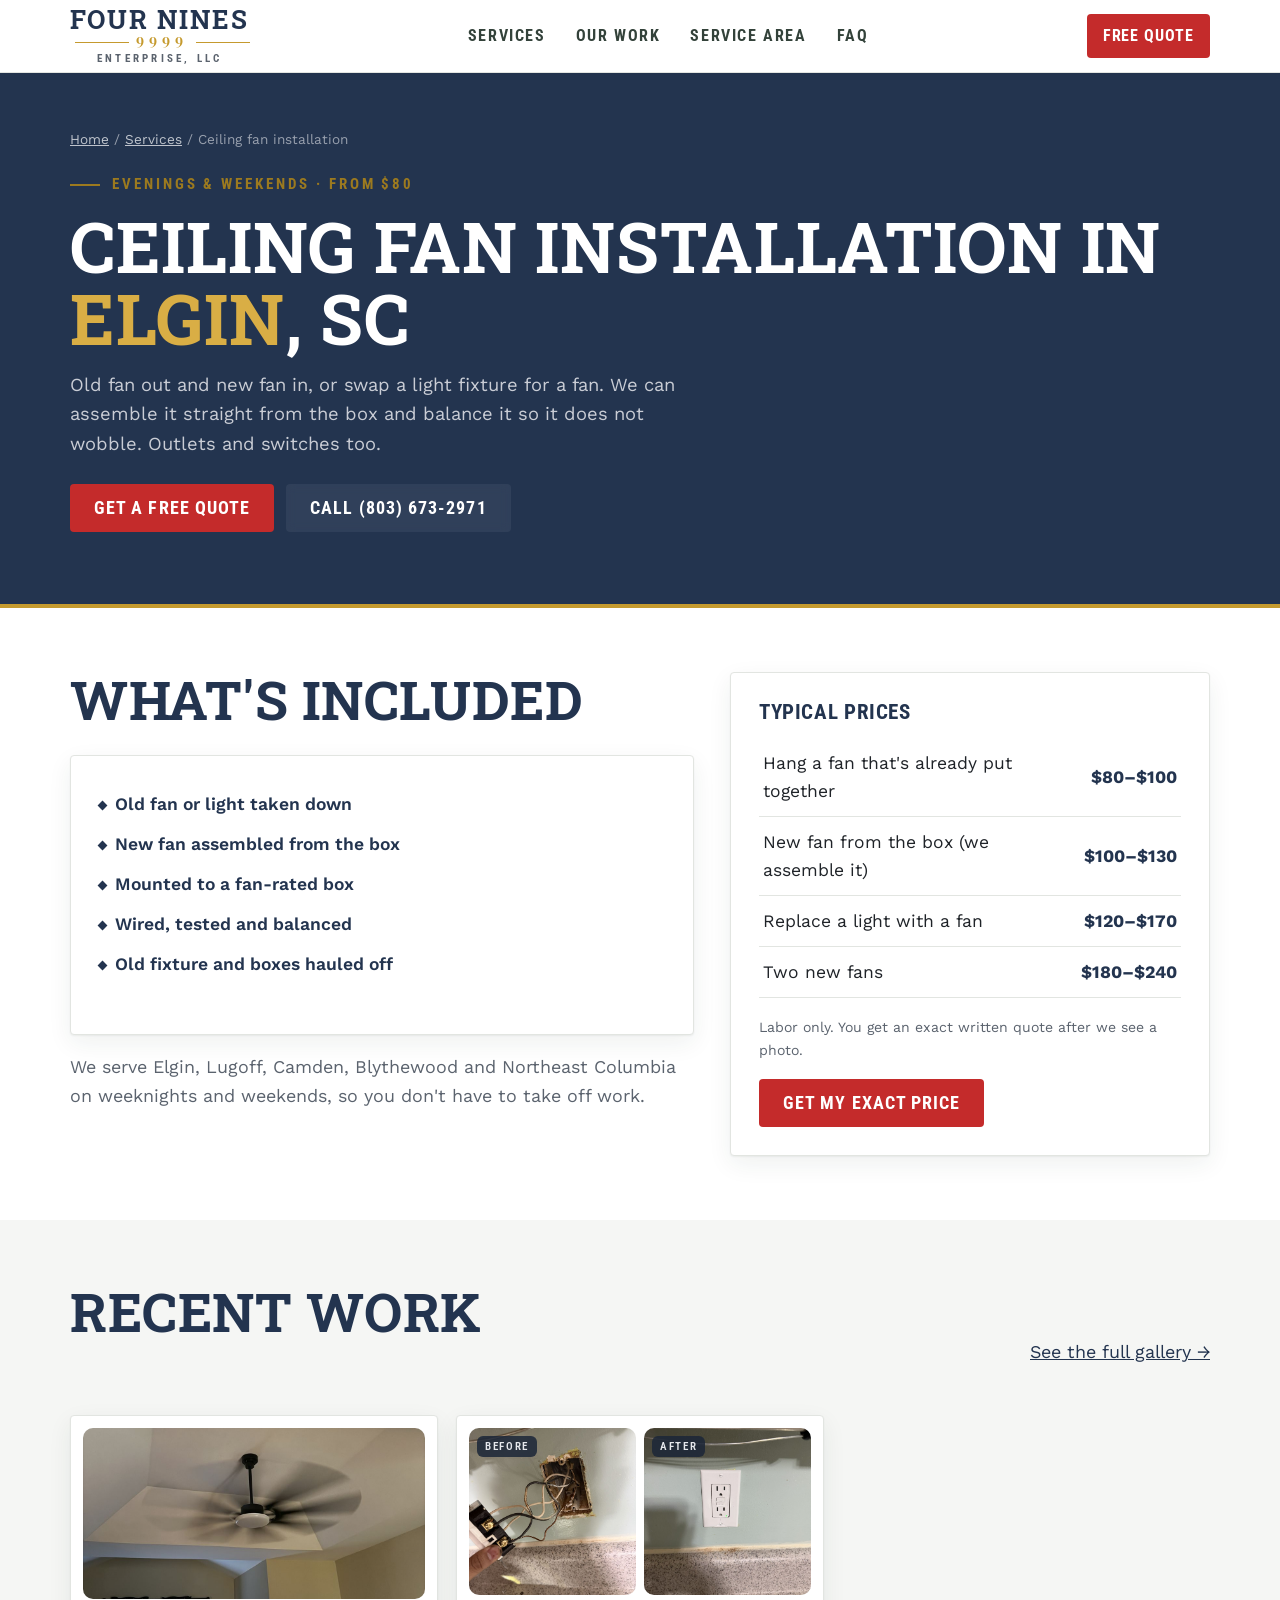
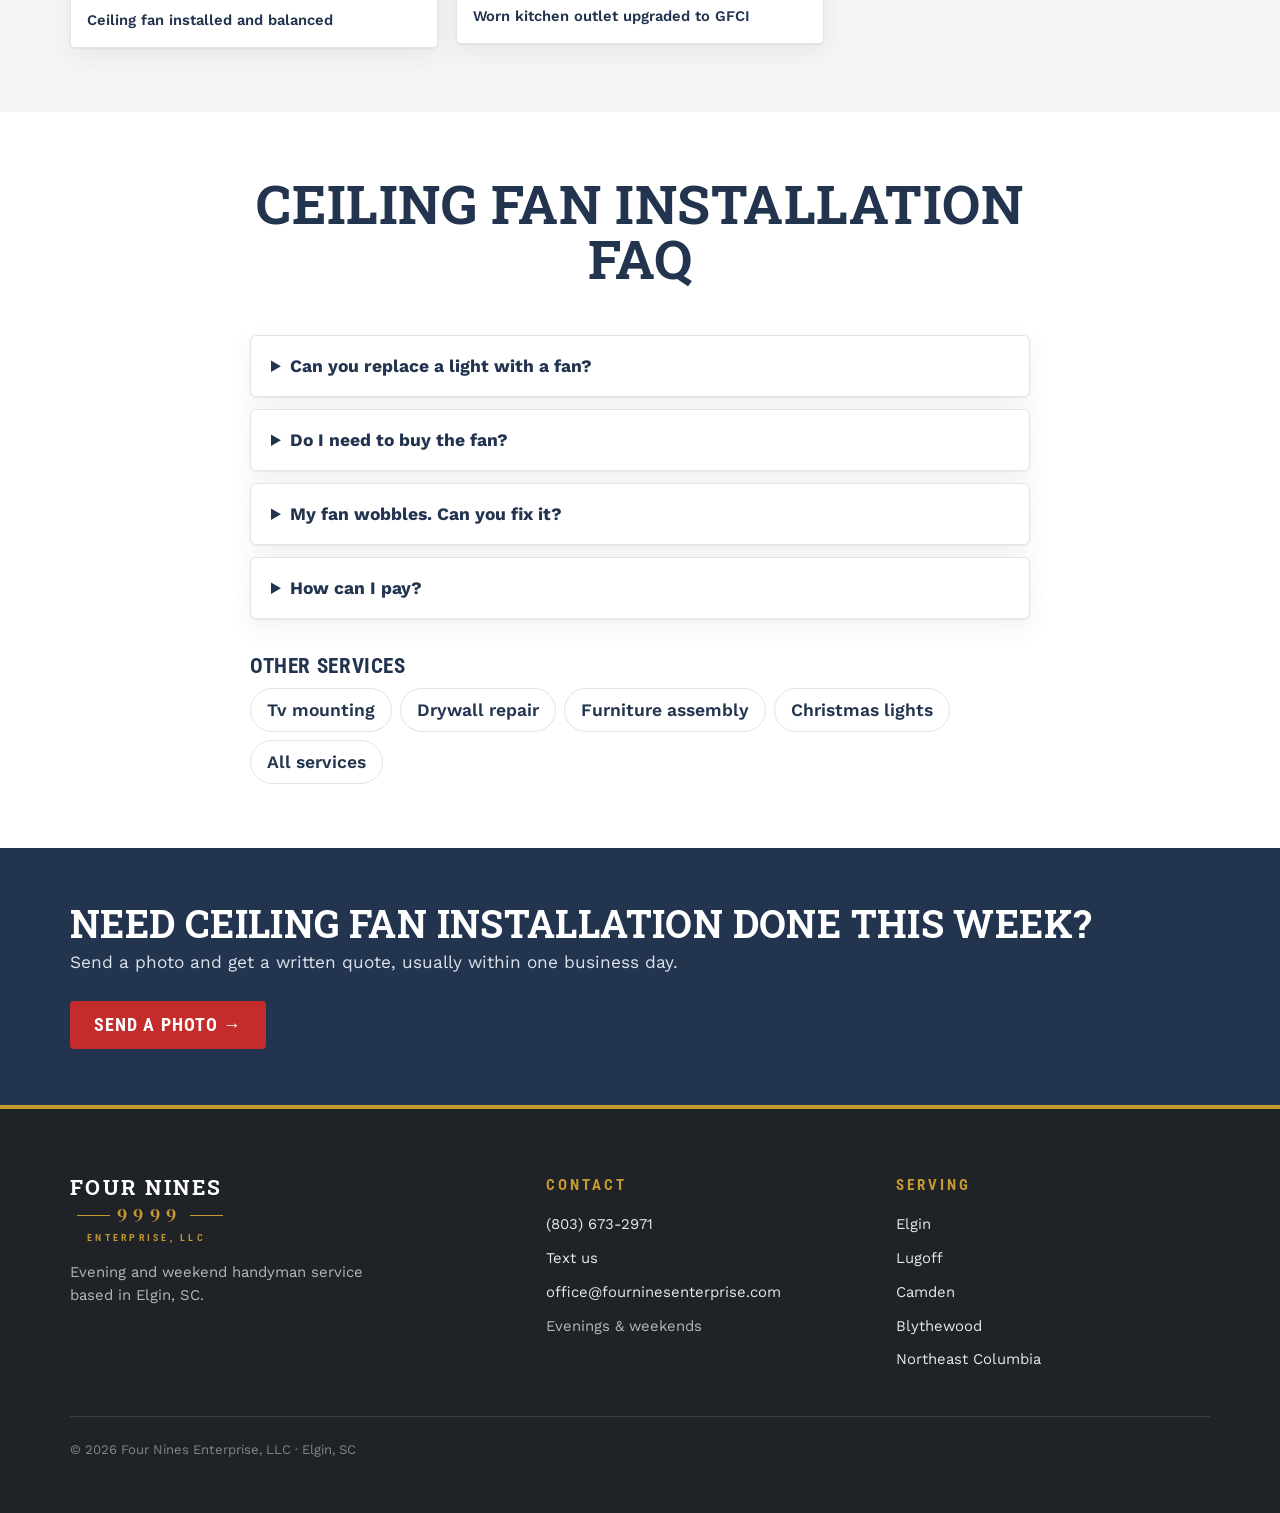
<file: ceiling-fan-installation-elgin-sc/index.html>
<!doctype html>
<html lang="en">
<head>
<meta charset="utf-8">
<meta name="viewport" content="width=device-width,initial-scale=1,viewport-fit=cover">
<title>Ceiling Fan Installation in Elgin, SC | Four Nines</title>
<meta name="description" content="Ceiling fan installation in Elgin, Lugoff, Camden and Blythewood, SC. Old fan out, new fan in, or swap a light for a fan. Balanced, no wobble.">
<link rel="canonical" href="https://fourninesenterprise.com/ceiling-fan-installation-elgin-sc/">
<meta property="og:site_name" content="Four Nines Enterprise, LLC"><meta property="og:type" content="website"><meta property="og:url" content="https://fourninesenterprise.com/ceiling-fan-installation-elgin-sc/">
<meta property="og:title" content="Ceiling fan installation in Elgin, SC — Four Nines">
<meta property="og:description" content="Evenings and weekends, so you never take off work. Send a photo, get a price.">
<meta property="og:image" content="https://fourninesenterprise.com/img/share-card.jpg"><meta name="twitter:card" content="summary_large_image"><meta name="twitter:image" content="https://fourninesenterprise.com/img/share-card.jpg"><meta property="og:image:width" content="1200"><meta property="og:image:height" content="630">
<meta name="theme-color" content="#23344F">
<link rel="icon" href="/favicon.svg" type="image/svg+xml">
<link rel="alternate icon" href="/favicon.ico">
<link rel="apple-touch-icon" href="/apple-touch-icon.png">
<link rel="preconnect" href="https://fonts.googleapis.com"><link rel="preconnect" href="https://fonts.gstatic.com" crossorigin>
<link href="https://fonts.googleapis.com/css2?family=DM+Serif+Display&family=Roboto+Slab:wght@600;700;800&family=Roboto+Condensed:wght@600;700&family=Work+Sans:wght@400;500;600;700&display=swap" rel="stylesheet">
<link rel="stylesheet" href="/site.css">
<link rel="stylesheet" href="/pro.css">
<script src="/config.js"></script>
<script type="application/ld+json">{"@context": "https://schema.org", "@type": "Service", "name": "Ceiling fan installation in Elgin, SC", "serviceType": "Ceiling fans", "url": "https://fourninesenterprise.com/ceiling-fan-installation-elgin-sc/", "provider": {"@type": "HomeAndConstructionBusiness", "name": "Four Nines Enterprise, LLC", "telephone": "+1-803-673-2971", "url": "https://fourninesenterprise.com/", "address": {"@type": "PostalAddress", "addressLocality": "Elgin", "addressRegion": "SC", "postalCode": "29045", "addressCountry": "US"}}, "areaServed": [{"@type": "Place", "name": "Elgin, SC"}, {"@type": "Place", "name": "Lugoff, SC"}, {"@type": "Place", "name": "Camden, SC"}, {"@type": "Place", "name": "Blythewood, SC"}, {"@type": "Place", "name": "Northeast Columbia, SC"}], "offers": {"@type": "AggregateOffer", "priceCurrency": "USD", "lowPrice": 80, "highPrice": 240}}</script>
<script type="application/ld+json">{"@context": "https://schema.org", "@type": "FAQPage", "mainEntity": [{"@type": "Question", "name": "Can you replace a light with a fan?", "acceptedAnswer": {"@type": "Answer", "text": "Yes. We check that the ceiling box can hold a fan and swap it for a fan-rated box if it cannot."}}, {"@type": "Question", "name": "Do I need to buy the fan?", "acceptedAnswer": {"@type": "Answer", "text": "Yes, or tell us which one you want and we can pick it up. If we buy it, the fan cost is due before we buy it."}}, {"@type": "Question", "name": "My fan wobbles. Can you fix it?", "acceptedAnswer": {"@type": "Answer", "text": "Usually, yes. Most wobbles come from loose mounting or unbalanced blades."}}, {"@type": "Question", "name": "How can I pay?", "acceptedAnswer": {"@type": "Answer", "text": "Cash, Zelle, Venmo or Apple Pay."}}]}</script>
<script type="application/ld+json">{"@context": "https://schema.org", "@type": "BreadcrumbList", "itemListElement": [{"@type": "ListItem", "position": 1, "name": "Home", "item": "https://fourninesenterprise.com/"}, {"@type": "ListItem", "position": 2, "name": "Ceiling fan installation", "item": "https://fourninesenterprise.com/ceiling-fan-installation-elgin-sc/"}]}</script>
<style>.price-tbl{width:100%;border-collapse:collapse;margin:6px 0 18px}.price-tbl td{padding:11px 4px;border-bottom:1px solid var(--edge,#E1E4EA)}.price-tbl td:last-child{text-align:right;font-weight:700;white-space:nowrap;color:var(--teal)}.price-note{font-size:.88rem;color:var(--muted);margin:0 0 18px}.svc-more{list-style:none;padding:0;margin:8px 0 0;display:flex;flex-wrap:wrap;gap:8px}.svc-more a{display:inline-flex;align-items:center;min-height:44px;padding:0 16px;border:1.5px solid var(--edge,#E1E4EA);border-radius:30px;font-weight:600;text-decoration:none;color:var(--teal);background:#fff}</style>
</head>
<body class="town-page">
<header class="top">
  <div class="wrap bar">
    <a class="brand" href="/" aria-label="Four Nines Enterprise, LLC home"><span class="wm"><b>Four Nines</b><span class="nn9">9999</span><small>ENTERPRISE, LLC</small></span></a>
    <nav class="nav" aria-label="Main"><a href="/#services">Services</a><a href="/#work">Our work</a><a href="/#area">Service area</a><a href="/#faq">FAQ</a></nav>
    <div style="display:flex;align-items:center;gap:18px"><a class="call" href="tel:8036732971">(803) 673-2971</a><a class="btn sm" href="/#fast">Free quote</a></div>
  </div>
</header>
<main id="top">
<section class="town-hero">
  <div class="wrap">
    <p class="crumbs"><a href="/">Home</a> / <a href="/#services">Services</a> / Ceiling fan installation</p>
    <p class="eyebrow">Evenings &amp; weekends · From $80</p>
    <h1>Ceiling fan installation in <em>Elgin</em>, SC</h1>
    <p class="sub">Old fan out and new fan in, or swap a light fixture for a fan. We can assemble it straight from the box and balance it so it does not wobble. Outlets and switches too.</p>
    <div class="ctas"><a class="btn brass" href="/?s=Ceiling%20fans#fast">Get a free quote</a><a class="btn line" href="tel:8036732971">Call (803) 673-2971</a></div>
  </div>
</section>

<section class="sec">
  <div class="wrap town-grid">
    <div>
      <h2>What's <em>included</em></h2>
      <div class="card town-svcs" style="margin-top:14px"><ul style="columns:1"><li>Old fan or light taken down</li><li>New fan assembled from the box</li><li>Mounted to a fan-rated box</li><li>Wired, tested and balanced</li><li>Old fixture and boxes hauled off</li></ul></div>
      <p class="lede" style="margin-top:18px">We serve Elgin, Lugoff, Camden, Blythewood and Northeast Columbia on weeknights and weekends, so you don't have to take off work.</p>
    </div>
    <div class="card town-svcs">
      <h3>Typical prices</h3>
      <table class="price-tbl"><tbody><tr><td>Hang a fan that&#x27;s already put together</td><td>$80–$100</td></tr><tr><td>New fan from the box (we assemble it)</td><td>$100–$130</td></tr><tr><td>Replace a light with a fan</td><td>$120–$170</td></tr><tr><td>Two new fans</td><td>$180–$240</td></tr></tbody></table>
      <p class="price-note">Labor only. You get an exact written quote after we see a photo.</p>
      <a class="btn brass" href="/?s=Ceiling%20fans#fast">Get my exact price</a>
    </div>
  </div>
</section>

<section class="sec alt-est">
  <div class="wrap">
    <div class="sec-head"><div><h2>Recent <em>work</em></h2></div>
      <p class="lede" style="margin:0"><a href="/#work">See the full gallery →</a></p></div>
    <div class="ba-grid"><figure class="ba"><div class="pair"><div style="grid-column:1/-1"><img src="/img/ceiling-fan.jpg" alt="Ceiling fan installed and balanced" loading="lazy"></div></div><figcaption>Ceiling fan installed and balanced</figcaption></figure><figure class="ba"><div class="pair"><div><img src="/img/gfci-before.jpg" alt="Before: Worn kitchen outlet upgraded to GFCI" loading="lazy"><span>Before</span></div><div><img src="/img/gfci-after.jpg" alt="After: Worn kitchen outlet upgraded to GFCI" loading="lazy"><span>After</span></div></div><figcaption>Worn kitchen outlet upgraded to GFCI</figcaption></figure></div>
  </div>
</section>

<section class="sec">
  <div class="wrap" style="max-width:820px">
    <div class="sec-head center"><h2>Ceiling fan installation FAQ</h2></div>
    <div class="town-faq"><details><summary>Can you replace a light with a fan?</summary><p>Yes. We check that the ceiling box can hold a fan and swap it for a fan-rated box if it cannot.</p></details><details><summary>Do I need to buy the fan?</summary><p>Yes, or tell us which one you want and we can pick it up. If we buy it, the fan cost is due before we buy it.</p></details><details><summary>My fan wobbles. Can you fix it?</summary><p>Usually, yes. Most wobbles come from loose mounting or unbalanced blades.</p></details><details><summary>How can I pay?</summary><p>Cash, Zelle, Venmo or Apple Pay.</p></details></div>
    <h3 style="margin-top:36px">Other services</h3>
    <ul class="svc-more"><li><a href="/tv-mounting-elgin-sc/">Tv mounting</a></li><li><a href="/drywall-repair-elgin-sc/">Drywall repair</a></li><li><a href="/furniture-assembly-elgin-sc/">Furniture assembly</a></li><li><a href="/christmas-lights/">Christmas lights</a></li><li><a href="/#services">All services</a></li></ul>
  </div>
</section>

<section class="band">
  <div class="wrap">
    <div><h2>Need ceiling fan installation done this week?</h2><p>Send a photo and get a written quote, usually within one business day.</p></div>
    <a class="btn" href="/?s=Ceiling%20fans#fast">Send a photo →</a>
  </div>
</section>
</main>

<footer>
  <div class="wrap">
    <div class="cols">
      <div>
        <div class="flogo"><span class="w">Four Nines</span><span class="nn9">9999</span><span class="e">ENTERPRISE, LLC</span></div>
        <p style="margin-top:18px;max-width:34ch">Evening and weekend handyman service based in Elgin, SC.</p>
      </div>
      <div><h4>Contact</h4><ul><li><a href="tel:8036732971">(803) 673-2971</a></li><li><a href="sms:8036732971">Text us</a></li><li><a href="mailto:office@fourninesenterprise.com">office@fourninesenterprise.com</a></li><li>Evenings &amp; weekends</li></ul></div>
      <div><h4>Serving</h4><ul><li><a href="/">Elgin</a></li><li><a href="/handyman-lugoff-sc/">Lugoff</a></li><li><a href="/handyman-camden-sc/">Camden</a></li><li><a href="/handyman-blythewood-sc/">Blythewood</a></li><li><a href="/handyman-northeast-columbia-sc/">Northeast Columbia</a></li></ul></div>
    </div>
    <p class="legal">© 2026 Four Nines Enterprise, LLC · Elgin, SC</p>
  </div>
</footer>
<script src="/fx-ui.js"></script>
<script src="/track.js"></script>
</body>
</html>
</file>
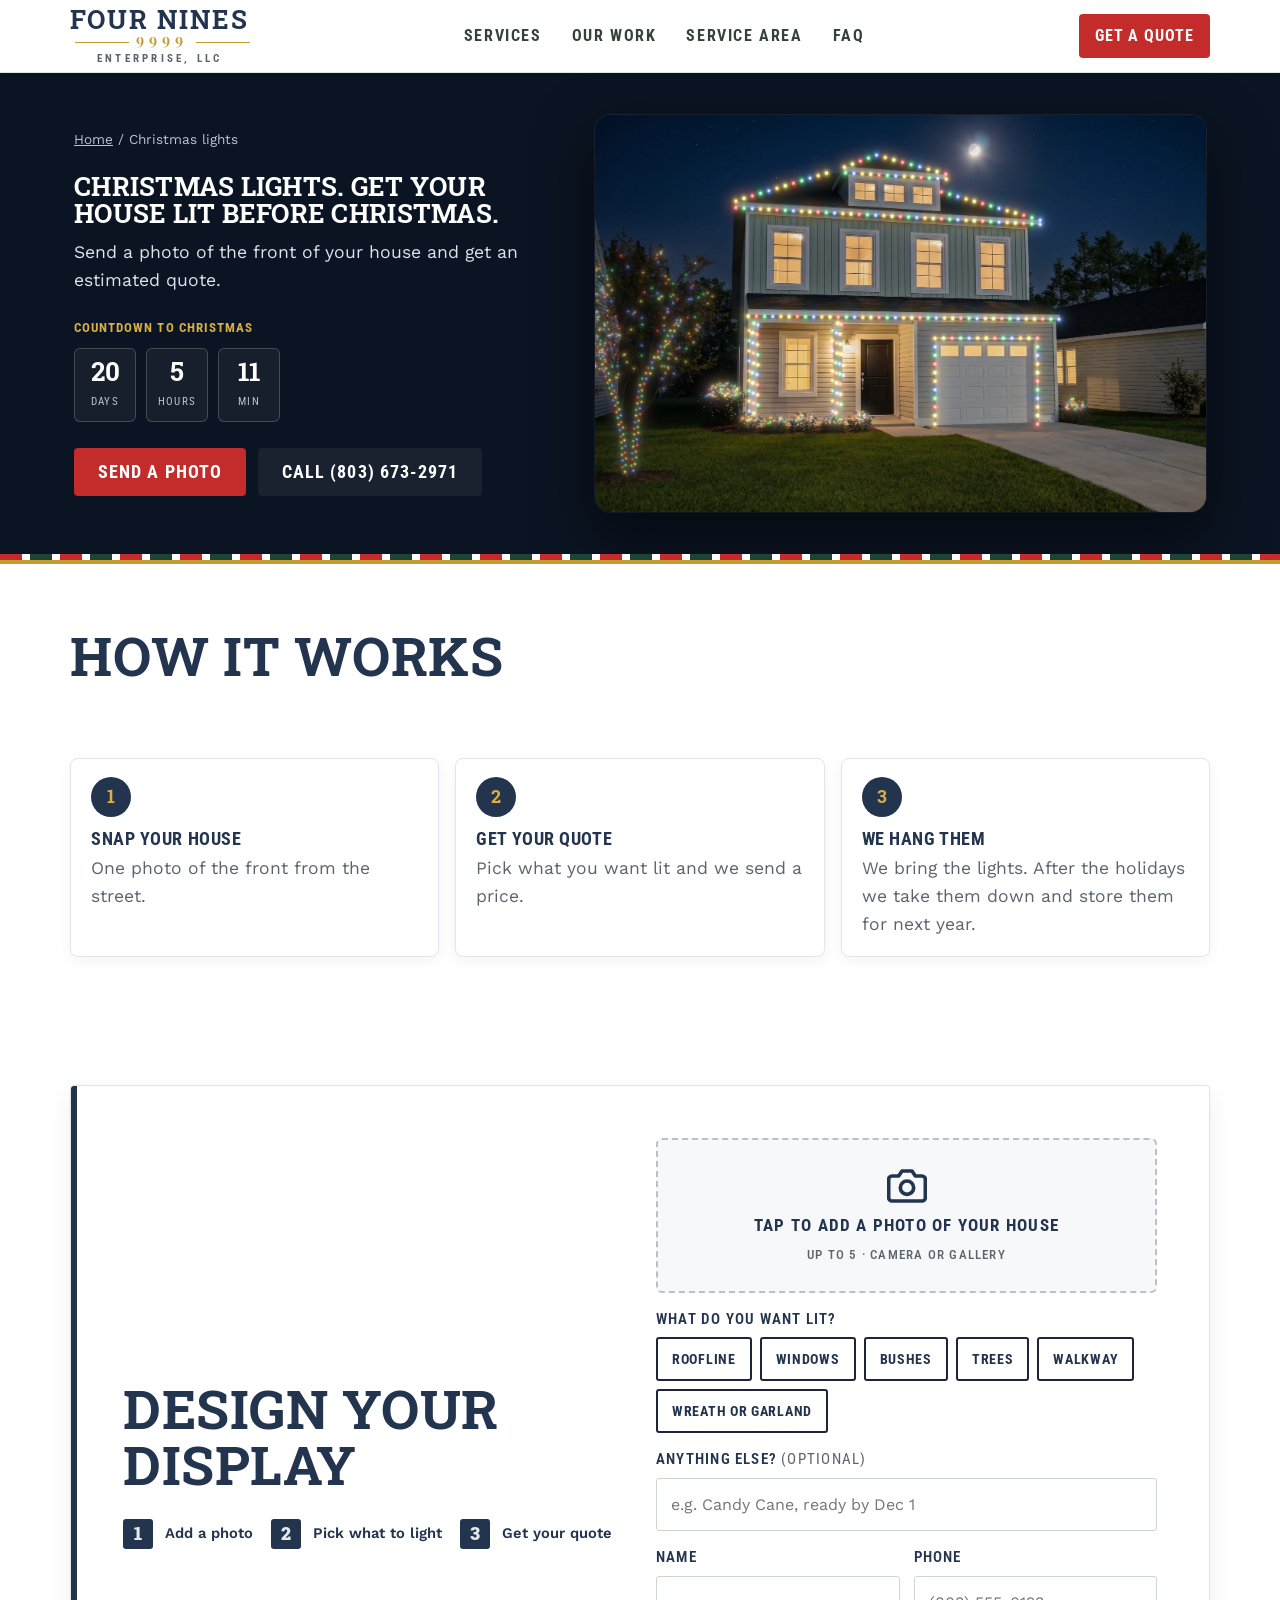
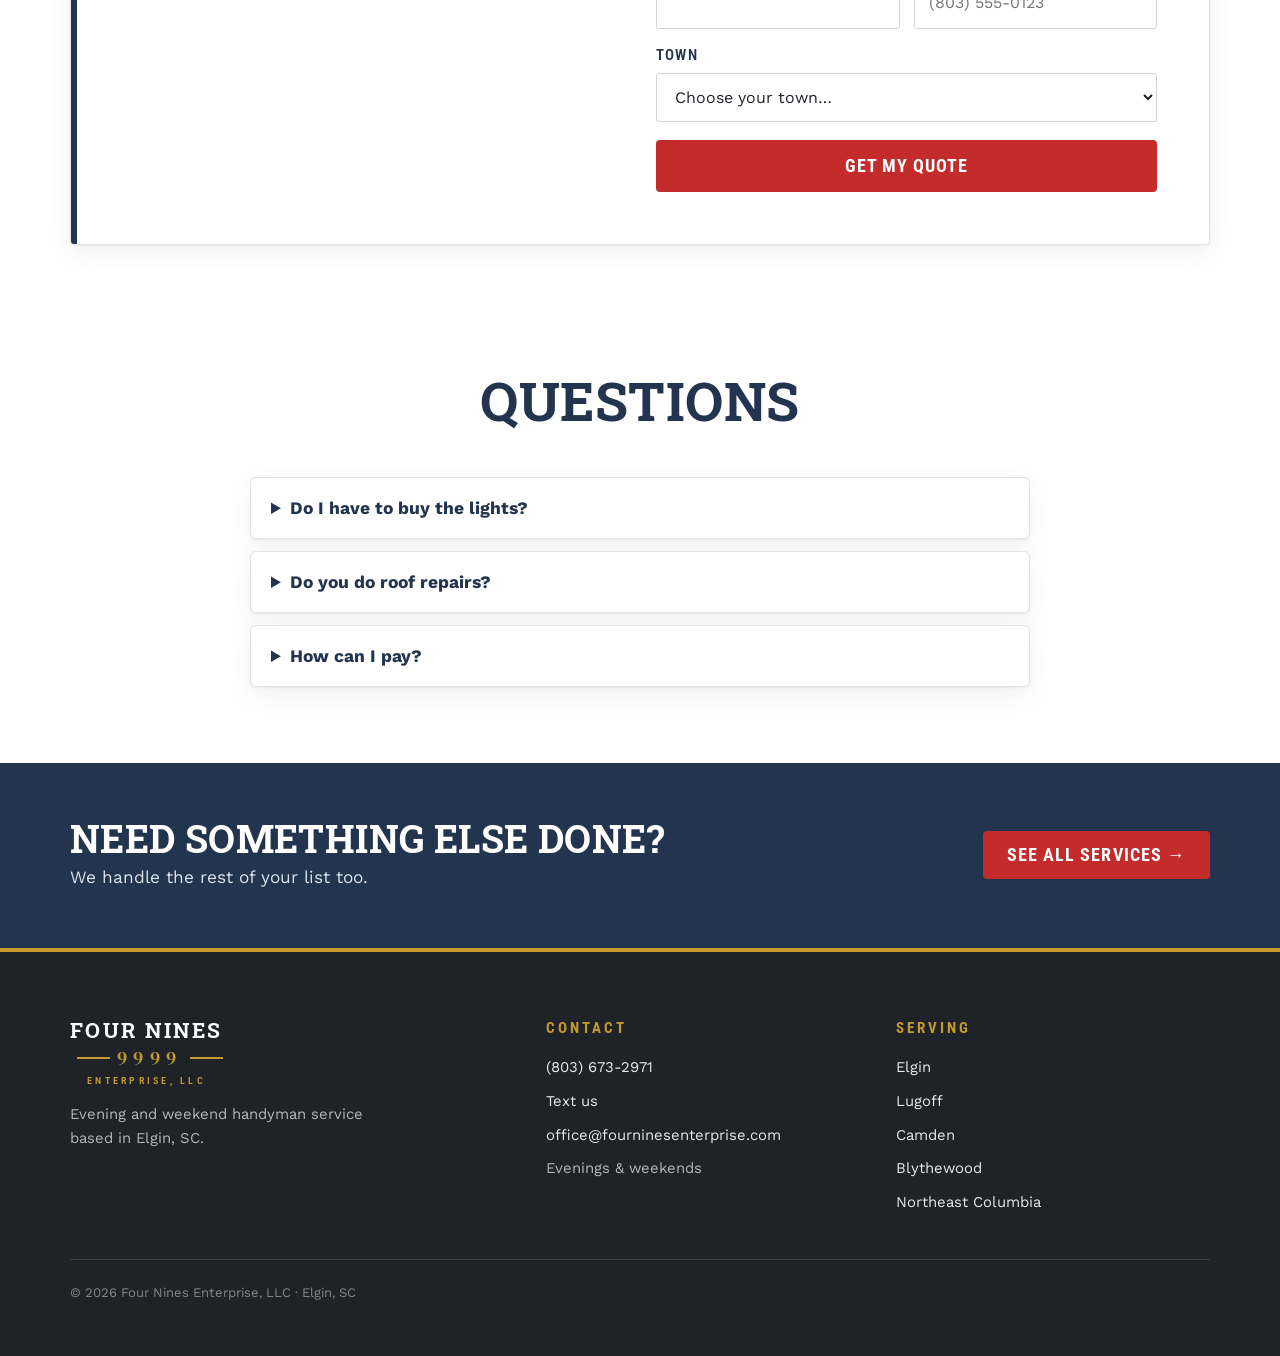
<file: christmas-lights/index.html>
<!doctype html>
<html lang="en">
<head>
<meta charset="utf-8">
<meta name="viewport" content="width=device-width,initial-scale=1,viewport-fit=cover">
<title>Christmas Light Installation in Elgin, SC | Four Nines</title>
<meta name="description" content="Christmas light installation in Elgin, Lugoff, Camden, Blythewood and Northeast Columbia, SC. Send a photo of your house for an estimated quote.">
<link rel="canonical" href="https://fourninesenterprise.com/christmas-lights/">
<meta property="og:site_name" content="Four Nines Enterprise, LLC"><meta property="og:type" content="website"><meta property="og:url" content="https://fourninesenterprise.com/christmas-lights/">
<meta property="og:title" content="Christmas lights, hung for you — Four Nines">
<meta property="og:description" content="Send a photo of your house for an estimated quote.">
<meta property="og:image" content="https://fourninesenterprise.com/img/share-christmas.jpg?v=2"><meta name="twitter:card" content="summary_large_image"><meta name="twitter:image" content="https://fourninesenterprise.com/img/share-christmas.jpg?v=2"><meta property="og:image:width" content="1200"><meta property="og:image:height" content="630"><meta property="og:image:alt" content="A house lit up with Christmas lights. Four Nines: Christmas lights, hung for you.">
<meta name="theme-color" content="#23344F">
<link rel="icon" href="/favicon.svg" type="image/svg+xml">
<link rel="alternate icon" href="/favicon.ico">
<link rel="apple-touch-icon" href="/apple-touch-icon.png">
<link rel="preconnect" href="https://fonts.googleapis.com"><link rel="preconnect" href="https://fonts.gstatic.com" crossorigin>
<link href="https://fonts.googleapis.com/css2?family=DM+Serif+Display&family=Roboto+Slab:wght@600;700;800&family=Roboto+Condensed:wght@600;700&family=Work+Sans:wght@400;500;600;700&display=swap" rel="stylesheet">
<link rel="stylesheet" href="/site.css">
<link rel="stylesheet" href="/pro.css">
<script src="/config.js"></script>
<script type="application/ld+json">{"@context":"https://schema.org","@type":"Service","name":"Christmas light installation","serviceType":"Christmas light installation","provider":{"@type":"HomeAndConstructionBusiness","name":"Four Nines Enterprise, LLC","url":"https://fourninesenterprise.com/","telephone":"+1-803-673-2971","email":"office@fourninesenterprise.com","address":{"@type":"PostalAddress","addressLocality":"Elgin","addressRegion":"SC","postalCode":"29045","addressCountry":"US"}},"areaServed":["Elgin, SC","Lugoff, SC","Camden, SC","Blythewood, SC","Northeast Columbia, SC"],"url":"https://fourninesenterprise.com/christmas-lights/"}</script>
<script type="application/ld+json">{"@context":"https://schema.org","@type":"FAQPage","mainEntity":[{"@type":"Question","name":"Do I have to buy the lights?","acceptedAnswer":{"@type":"Answer","text":"No. We bring the lights, take them down after the holidays and store them until next year."}},{"@type":"Question","name":"Do you do roof repairs?","acceptedAnswer":{"@type":"Answer","text":"No. We only go on the roof to hang lights."}},{"@type":"Question","name":"How can I pay?","acceptedAnswer":{"@type":"Answer","text":"Cash, Zelle, Venmo or Apple Pay."}}]}</script>
<style>
.xl-hero{background:var(--teal);border-bottom:4px solid #C59A2E;color:#fff}
.xl-hero h1{color:#fff;margin:6px 0 12px}
.xl-hero h1 em{color:#D9AE45;font-style:normal}
.xl-hero .sub{color:#DDE3EC;max-width:46ch;font-size:1.1rem;margin:0 0 22px}
.xl-hero{position:relative;overflow:hidden;background:#0B1422!important}
.xl-hero::after{content:"";position:absolute;left:0;right:0;bottom:0;height:6px;background:repeating-linear-gradient(90deg,#C42B2B 0 22px,#fff 22px 30px,#1E4436 30px 52px,#fff 52px 60px)}
.xl-hero .hero-copy{position:relative;padding-top:22px;padding-bottom:44px}
.scene-wrap{position:relative;width:100%;aspect-ratio:1600/1039;max-height:62vh;overflow:hidden;background:#06101f}
.scene-wrap img{position:absolute;inset:0;width:100%;height:100%;object-fit:cover;transform-origin:50% 40%}
@media(min-width:900px){
  .xl-hero{display:grid;grid-template-columns:minmax(0,1fr) minmax(0,1.15fr);align-items:center}
  .xl-hero .hero-copy{order:-1;padding:56px 24px 64px max(24px,calc((100vw - 1180px)/2 + 24px))}
  .scene-wrap{width:auto;max-height:none;margin:36px max(24px,calc((100vw - 1180px)/2 + 24px)) 42px 0;border-radius:16px;box-shadow:0 24px 60px #0008,0 0 0 1px #ffffff14}
}
.scene-wrap .lit{opacity:0;-webkit-mask-image:linear-gradient(90deg,#000 33%,transparent 37%);mask-image:linear-gradient(90deg,#000 33%,transparent 37%);-webkit-mask-size:300% 100%;mask-size:300% 100%;-webkit-mask-repeat:no-repeat;mask-repeat:no-repeat;-webkit-mask-position:56% 0;mask-position:56% 0}
.scene-wrap.go img{animation:pull 1.8s cubic-bezier(.3,0,.2,1) both}
.scene-wrap.on .lit.cur{opacity:1;animation:pull 1.8s -.6s cubic-bezier(.3,0,.2,1) both,sweep 1.6s cubic-bezier(.4,0,.6,1) forwards}
.scene-wrap.gal .lit{-webkit-mask-image:none;mask-image:none;animation:none;transform:none;opacity:0;transition:opacity .9s ease}
.scene-wrap.gal .lit.cur{opacity:1}
.scene-wrap.static img{animation:none!important;transform:none}
.scene-wrap.static .lit.cur{opacity:1;-webkit-mask-image:none;mask-image:none}
@keyframes pull{from{transform:scale(1.18)}to{transform:scale(1)}}
@keyframes sweep{from{-webkit-mask-position:56% 0;mask-position:56% 0}to{-webkit-mask-position:0 0;mask-position:0 0}}
.gal-ui{position:absolute;left:0;right:0;bottom:0;z-index:2;display:flex;gap:5px;align-items:center;padding:24px 8px 8px;background:linear-gradient(transparent,#000a);opacity:0;transform:translateY(8px);transition:.5s;overflow-x:auto;scrollbar-width:none}
.gal-ui::-webkit-scrollbar{display:none}
.scene-wrap.gal .gal-ui{opacity:1;transform:none}
.gal-ui button{flex:none;font:600 .68rem 'Roboto Condensed',sans-serif;letter-spacing:.04em;text-transform:uppercase;color:#fff;background:#0000004d;border:1px solid #ffffff40;border-radius:20px;padding:5px 9px;cursor:pointer;white-space:nowrap}
.gal-ui button{display:inline-flex;align-items:center;gap:7px;min-height:44px;padding:6px 13px 6px 11px!important;transition:transform .12s ease,background .2s}.gal-ui button:active{transform:scale(.94)}.gal-ui .nm{display:flex;flex-direction:column;align-items:flex-start;line-height:1.15}.gal-ui .nm small{font:500 .62rem 'Roboto',sans-serif;letter-spacing:0;text-transform:none;opacity:.85}.gal-ui .sw{display:inline-flex;gap:2px}.gal-ui .sw i{width:6px;height:6px;border-radius:50%;box-shadow:0 0 4px currentColor}
.gal-ui button[aria-pressed=true]{background:#D9AE45;border-color:#D9AE45;color:#0B1422}
.xl-hero .crumbs,.xl-hero .crumbs a{color:#B9C3D3}
.xl-hero .ctas{display:flex;flex-wrap:wrap;gap:12px}
.cd{display:flex;gap:10px;margin:0 0 26px;flex-wrap:wrap;align-items:center}
.cd-lab{font-family:'Roboto Condensed',sans-serif;font-weight:700;text-transform:uppercase;letter-spacing:.08em;font-size:.82rem;color:#D9AE45;width:100%}
.cd div{min-width:62px;text-align:center;border:1px solid #ffffff30;border-radius:6px;padding:8px 6px;background:#ffffff0d}
.cd b{display:block;font-family:'Roboto Slab',serif;font-size:1.6rem;line-height:1.1;color:#fff}
.cd small{font-family:'Roboto Condensed',sans-serif;font-size:.7rem;letter-spacing:.1em;text-transform:uppercase;color:#B9C3D3}
.xl-steps{list-style:none;margin:0;padding:0;display:grid;gap:16px;grid-template-columns:repeat(auto-fit,minmax(220px,1fr))}
.xl-steps li{background:#fff;border:1px solid #E1E4EA;border-radius:8px;padding:18px 20px;box-shadow:0 4px 14px #1F23280d}
.xl-steps .n{display:grid;place-items:center;width:40px;height:40px;border-radius:50%;background:var(--teal);color:#D9AE45;font-family:'Roboto Slab',serif;font-weight:700;margin-bottom:12px}
.xl-steps h3{margin:0 0 4px;font-size:1.15rem}
.xl-steps p{margin:0;color:var(--muted)}
.parts{display:flex;flex-wrap:wrap;gap:8px;margin:6px 0 4px}
.parts .chip{padding:9px 14px;font-size:.88rem}
.xl-off{background:#FBF4E2;border:1px solid #EADBB0;border-radius:6px;padding:12px 14px;margin:0 0 16px;color:var(--teal);font-weight:600}
</style>
</head>
<body class="town-page">
<header class="top">
  <div class="wrap bar">
    <a class="brand" href="/" aria-label="Four Nines Enterprise, LLC home"><span class="wm"><b>Four Nines</b><span class="nn9">9999</span><small>ENTERPRISE, LLC</small></span></a>
    <nav class="nav" aria-label="Main"><a href="/#services">Services</a><a href="/#work">Our work</a><a href="/#area">Service area</a><a href="/#faq">FAQ</a></nav>
    <div style="display:flex;align-items:center;gap:18px"><a class="call" href="tel:8036732971">(803) 673-2971</a><a class="btn sm" href="#lights">Get a quote</a></div>
  </div>
</header>
<main id="top">
<section class="xl-hero">
  <div class="scene-wrap" id="scene" role="img" aria-label="A two-story house at night. Christmas lights sweep on from left to right along the roof, porch, garage and the tree, then the display cycles through light color options">
    <img src="/img/xmas-night.jpg" alt="" width="1600" height="1039" fetchpriority="high">
    <img class="lit cur" src="/img/xmas-multi.jpg" alt="" width="1600" height="1039">
    <img class="lit" data-src="/img/xmas-warm.jpg" alt="" width="1600" height="1039">
    <img class="lit" data-src="/img/xmas-cool.jpg" alt="" width="1600" height="1039">
    <img class="lit" data-src="/img/xmas-redwhite.jpg" alt="" width="1600" height="1039">
    <img class="lit" data-src="/img/xmas-redgreen.jpg" alt="" width="1600" height="1039">
    <img class="lit" data-src="/img/xmas-bluewhite.jpg" alt="" width="1600" height="1039">
    <div class="gal-ui" id="galui"><button type="button" data-i="0" aria-pressed="true" title="Multicolor" aria-label="Santa's Workshop (multicolor)"><span class="sw"><i style="background:#e53935"></i><i style="background:#43a047"></i><i style="background:#1e88e5"></i><i style="background:#fdd835"></i></span><span class="nm">Santa's Workshop<small>Red · green · blue · gold</small></span></button><button type="button" data-i="1" aria-pressed="false" title="Warm white" aria-label="Silent Night (warm white)"><span class="sw"><i style="background:#ffd9a0"></i><i style="background:#ffd9a0"></i></span><span class="nm">Silent Night<small>Warm white, soft glow</small></span></button><button type="button" data-i="2" aria-pressed="false" title="Cool white" aria-label="Winter Frost (cool white)"><span class="sw"><i style="background:#eef6ff"></i><i style="background:#eef6ff"></i></span><span class="nm">Winter Frost<small>Cool white, icy bright</small></span></button><button type="button" data-i="3" aria-pressed="false" title="Red and white" aria-label="Candy Cane (red and white)"><span class="sw"><i style="background:#e53935"></i><i style="background:#ffffff"></i><i style="background:#e53935"></i><i style="background:#ffffff"></i></span><span class="nm">Candy Cane<small>Red · white · red · white</small></span></button><button type="button" data-i="4" aria-pressed="false" title="Red and green" aria-label="Holly Berry (red and green)"><span class="sw"><i style="background:#e53935"></i><i style="background:#43a047"></i><i style="background:#e53935"></i><i style="background:#43a047"></i></span><span class="nm">Holly Berry<small>Red · green · red · green</small></span></button><button type="button" data-i="5" aria-pressed="false" title="Blue and white" aria-label="Winter Wonderland (blue and white)"><span class="sw"><i style="background:#1e88e5"></i><i style="background:#ffffff"></i><i style="background:#1e88e5"></i><i style="background:#ffffff"></i></span><span class="nm">Winter Wonderland<small>Blue · white · blue · white</small></span></button></div>
  </div>
  <div class="wrap hero-copy">
    <p class="crumbs"><a href="/">Home</a> / Christmas lights</p>
    <h1>Christmas lights. <em>Get your house lit before Christmas.</em></h1>
    <p class="sub">Send a photo of the front of your house and get an estimated quote.</p>
    <div class="cd" id="cd" hidden><span class="cd-lab">Countdown to Christmas</span><div><b id="cdD">0</b><small>Days</small></div><div><b id="cdH">0</b><small>Hours</small></div><div><b id="cdM">0</b><small>Min</small></div></div>
    <div class="ctas"><a class="btn brass" href="#lights">Send a photo</a><a class="btn line" href="tel:8036732971">Call (803) 673-2971</a></div>
  </div>
</section>

<section class="sec">
  <div class="wrap">
    <div class="sec-head"><div><h2>How it <em>works</em></h2></div></div>
    <ol class="xl-steps">
      <li><span class="n">1</span><h3>Snap your house</h3><p>One photo of the front from the street.</p></li>
      <li><span class="n">2</span><h3>Get your quote</h3><p>Pick what you want lit and we send a price.</p></li>
      <li><span class="n">3</span><h3>We hang them</h3><p>We bring the lights. After the holidays we take them down and store them for next year.</p></li>
    </ol>
  </div>
</section>

<section id="lights" class="sec fast">
  <div class="wrap">
    <div class="fast-card">
      <div class="fast-copy">
        <h2>Design your <em>display</em></h2>
        <ol class="mini-steps"><li><b>1</b>Add a photo</li><li><b>2</b>Pick what to light</li><li><b>3</b>Get your quote</li></ol>
      </div>
      <form id="xf" class="fast-form" autocomplete="on">
        <p class="xl-off" id="xoff" hidden>This season is booked. Send a photo and we'll put you on next year's list.</p>
        <label class="drop" for="xPhotos">
          <input id="xPhotos" type="file" accept="image/*" multiple>
          <span class="drop-in"><svg viewBox="0 0 24 24" fill="none" stroke="currentColor" stroke-width="2.2" stroke-linecap="round" stroke-linejoin="round"><path d="M23 19a2 2 0 0 1-2 2H3a2 2 0 0 1-2-2V8a2 2 0 0 1 2-2h4l2-3h6l2 3h4a2 2 0 0 1 2 2z"/><circle cx="12" cy="13" r="4"/></svg><b>Tap to add a photo of your house</b><small>Up to 5 · camera or gallery</small></span>
          <span class="thumbs" id="xThumbs"></span>
        </label>
        <label>What do you want lit?</label>
        <div class="parts" id="xParts"></div>
        <label for="xNote">Anything else? <span style="font-weight:400;color:var(--muted)">(optional)</span></label>
        <input id="xNote" placeholder="e.g. Candy Cane, ready by Dec 1">
        <div class="two">
          <div><label for="xName">Name</label><input id="xName" required autocomplete="name"></div>
          <div><label for="xTel">Phone</label><input id="xTel" type="tel" required autocomplete="tel" inputmode="tel"></div>
        </div>
        <label for="xTown">Town</label>
        <select id="xTown" required></select>
        <input class="hp" name="company" tabindex="-1" autocomplete="off" aria-hidden="true">
        <button class="btn brass" type="submit" style="width:100%;margin-top:18px;padding:17px">Get my quote</button>
        <div id="xmsg" role="status"></div>
      </form>
    </div>
  </div>
</section>

<section class="sec">
  <div class="wrap" style="max-width:820px">
    <div class="sec-head center"><h2>Questions</h2></div>
    <div class="town-faq"><details><summary>Do I have to buy the lights?</summary><p>No. We bring the lights, take them down after the holidays and store them until next year.</p></details><details><summary>Do you do roof repairs?</summary><p>No. We only go on the roof to hang lights.</p></details><details><summary>How can I pay?</summary><p>Cash, Zelle, Venmo or Apple Pay.</p></details></div>
  </div>
</section>

<section class="band">
  <div class="wrap">
    <div><h2>Need something else done?</h2><p>We handle the rest of your list too.</p></div>
    <a class="btn" href="/#services">See all services →</a>
  </div>
</section>
</main>

<footer>
  <div class="wrap">
    <div class="cols">
      <div>
        <div class="flogo"><span class="w">Four Nines</span><span class="nn9">9999</span><span class="e">ENTERPRISE, LLC</span></div>
        <p style="margin-top:18px;max-width:34ch">Evening and weekend handyman service based in Elgin, SC.</p>
      </div>
      <div><h4>Contact</h4><ul><li><a href="tel:8036732971">(803) 673-2971</a></li><li><a href="sms:8036732971">Text us</a></li><li><a href="mailto:office@fourninesenterprise.com">office@fourninesenterprise.com</a></li><li>Evenings &amp; weekends</li></ul></div>
      <div><h4>Serving</h4><ul><li><a href="/">Elgin</a></li><li><a href="/handyman-lugoff-sc/">Lugoff</a></li><li><a href="/handyman-camden-sc/">Camden</a></li><li><a href="/handyman-blythewood-sc/">Blythewood</a></li><li><a href="/handyman-northeast-columbia-sc/">Northeast Columbia</a></li></ul></div>
    </div>
    <p class="legal">© 2026 Four Nines Enterprise, LLC · Elgin, SC</p>
  </div>
</footer>
<script>
(function () {
  const wrap = document.getElementById('scene'), lits = [...wrap.querySelectorAll('.lit')], chips = [...wrap.querySelectorAll('[data-i]')];
  const reduce = matchMedia('(prefers-reduced-motion: reduce)').matches;
  let timers = [], cycle = null, cur = 0;
  function show(i) {
    cur = i; lits.forEach((im, k) => im.classList.toggle('cur', k === i));
    chips.forEach((c, k) => c.setAttribute('aria-pressed', k === i));
    const ui = chips[i].parentNode; ui.scrollTo({ left: chips[i].offsetLeft - (ui.clientWidth - chips[i].offsetWidth) / 2, behavior: 'smooth' });
    const next = lits[(i + 1) % lits.length]; if (next.dataset.src && !next.src) next.src = next.dataset.src;
  }
  function gallery() {
    lits.forEach(im => { if (!im.src) im.src = im.dataset.src; });
    wrap.classList.add('gal'); clearInterval(cycle);
    cycle = setInterval(() => show((cur + 1) % lits.length), 3200);
  }
  function play() {
    timers.forEach(clearTimeout); clearInterval(cycle); show(0);
    wrap.classList.remove('go', 'on', 'gal', 'static'); void wrap.offsetWidth;
    if (reduce) { wrap.classList.add('static'); gallery(); return; }
    wrap.classList.add('go');
    timers = [setTimeout(() => wrap.classList.add('on'), 600), setTimeout(gallery, 3400)];
  }
  chips.forEach(c => c.addEventListener('click', () => { clearInterval(cycle); show(+c.dataset.i); }));
  const first = lits[0]; first.complete ? play() : first.addEventListener('load', play, { once: true });
})();
</script>
<script>
(function () {
  const C = window.FN_CONFIG || {}, $ = s => document.querySelector(s);
  const esc = s => String(s).replace(/[&<>"']/g, c => ({ '&': '&amp;', '<': '&lt;', '>': '&gt;', '"': '&quot;', "'": '&#39;' }[c]));
  const sms = 'sms:' + C.phone, mail = 'mailto:' + C.email, HAS_PHONE = String(C.phone || '').replace(/\D/g, '').length >= 10;

  // Countdown to Christmas (Nov 1 – Dec 24 only)
  const now = new Date(), xmas = new Date(now.getFullYear(), 11, 25), m = now.getMonth();
  if (m === 10 || (m === 11 && now.getDate() < 25)) {
    $('#cd').hidden = false;
    const tick = () => { const t = Math.max(0, xmas - new Date()); $('#cdD').textContent = Math.floor(t / 864e5); $('#cdH').textContent = Math.floor(t / 36e5) % 24; $('#cdM').textContent = Math.floor(t / 6e4) % 60; };
    tick(); setInterval(tick, 30000);
  }
  // Booking cutoff: after Dec 20 (and before Nov 1) the form collects next-season leads
  const inSeason = m === 10 || (m === 11 && now.getDate() <= 20);
  if (!inSeason) $('#xoff').hidden = false;

  // "Pick what to light" chips
  const PARTS = ['Roofline', 'Windows', 'Bushes', 'Trees', 'Walkway', 'Wreath or garland'];
  $('#xParts').innerHTML = PARTS.map(p => `<button type="button" class="chip">${esc(p)}</button>`).join('');
  $('#xParts').addEventListener('click', e => { const b = e.target.closest('.chip'); if (b) b.classList.toggle('on'); });
  const picked = () => [...document.querySelectorAll('#xParts .chip.on')].map(c => c.textContent);

  const towns = String(C.serviceArea || '').split(/,|&/).map(t => t.trim()).filter(Boolean);
  $('#xTown').innerHTML = '<option value="">Choose your town…</option>' + towns.map(t => `<option>${esc(t)}</option>`).join('') + '<option>Somewhere else nearby</option>';

  try { const me = JSON.parse(localStorage.getItem('fn-me') || 'null'); if (me) { if (me.name) $('#xName').value = me.name; if (me.phone) $('#xTel').value = me.phone; } } catch (e) {}

  const inp = $('#xPhotos'), th = $('#xThumbs');
  inp.addEventListener('change', () => {
    const files = [...inp.files].slice(0, 5);
    th.innerHTML = files.map(f => `<img src="${URL.createObjectURL(f)}" alt="">`).join('');
    inp.closest('.drop').classList.toggle('has', files.length > 0);
    inp.closest('.drop').querySelector('.drop-in b').textContent = files.length ? `${files.length} photo${files.length > 1 ? 's' : ''} added — tap to change` : 'Tap to add a photo of your house';
  });

  async function shrink(file, max = 1280) {
    const url = URL.createObjectURL(file);
    const img = await new Promise((res, rej) => { const i = new Image(); i.onload = () => res(i); i.onerror = rej; i.src = url; });
    const s = Math.min(1, max / Math.max(img.width, img.height)), c = document.createElement('canvas');
    c.width = Math.round(img.width * s); c.height = Math.round(img.height * s);
    c.getContext('2d').drawImage(img, 0, 0, c.width, c.height); URL.revokeObjectURL(url);
    return c.toDataURL('image/jpeg', 0.8).split(',')[1];
  }

  $('#xf').addEventListener('submit', async e => {
    e.preventDefault();
    const f = e.target, btn = f.querySelector('[type=submit]'), msg = $('#xmsg');
    const parts = picked(), note = $('#xNote').value.trim();
    const details = `Christmas lights${parts.length ? ': ' + parts.join(', ') : ''}${note ? '. ' + note : ''}${inSeason ? '' : ' (next season)'} (photo quote)`;
    const data = { name: $('#xName').value.trim(), phone: $('#xTel').value.trim(), email: '', address: $('#xTown').value, service: 'Christmas lights', details, preferredTime: '' };
    if (f.company.value) { f.reset(); msg.className = 'msg ok'; msg.textContent = "Got it! We'll get back to you soon with your quote."; return; }
    if (data.phone.replace(/\D/g, '').length < 10) { msg.className = 'msg bad'; msg.textContent = 'Please enter your full 10-digit phone number so we can reach you.'; return; }
    try { localStorage.setItem('fn-me', JSON.stringify({ name: data.name, phone: data.phone, email: '', address: data.address })); } catch (e) {}
    if (!C.scriptUrl) {
      const text = `Christmas lights quote — ${data.name}, ${data.phone}\nTown: ${data.address}\n${details}`;
      location.href = HAS_PHONE ? `${sms}?&body=${encodeURIComponent(text)}` : `${mail}?subject=${encodeURIComponent('Christmas lights quote')}&body=${encodeURIComponent(text)}`;
      return;
    }
    btn.disabled = true; btn.textContent = 'Sending…'; msg.className = ''; msg.textContent = '';
    try {
      const photos = []; for (const file of [...inp.files].slice(0, 5)) photos.push(await shrink(file));
      await fetch(C.scriptUrl, { method: 'POST', mode: 'no-cors', signal: (AbortSignal.timeout ? AbortSignal.timeout(60000) : undefined), body: JSON.stringify({ action: 'quote', request: { ...data, photos } }) });
      f.reset(); th.innerHTML = ''; inp.closest('.drop').classList.remove('has');
      document.querySelectorAll('#xParts .chip.on').forEach(c => c.classList.remove('on'));
      msg.className = 'msg ok'; msg.innerHTML = `<b>Got it, ${esc(data.name.split(' ')[0])}!</b> Your house photo is in. We'll text your lights quote to <span style="white-space:nowrap">${esc(data.phone)}</span>, usually within one day.`;
      window.fnTrack && fnTrack('quote-sent-lights');
    } catch (err) {
      msg.className = 'msg bad';
      msg.innerHTML = `Couldn't send right now — please ${HAS_PHONE ? `<a href="${sms}">text us your photo</a>` : `email your photo to <a href="${mail}">${esc(C.email)}</a>`}.`;
    } finally { btn.disabled = false; btn.textContent = 'Get my quote'; }
  });
})();
</script>
<script src="/fx-ui.js"></script>
<script src="/track.js"></script>
</body>
</html>
</file>
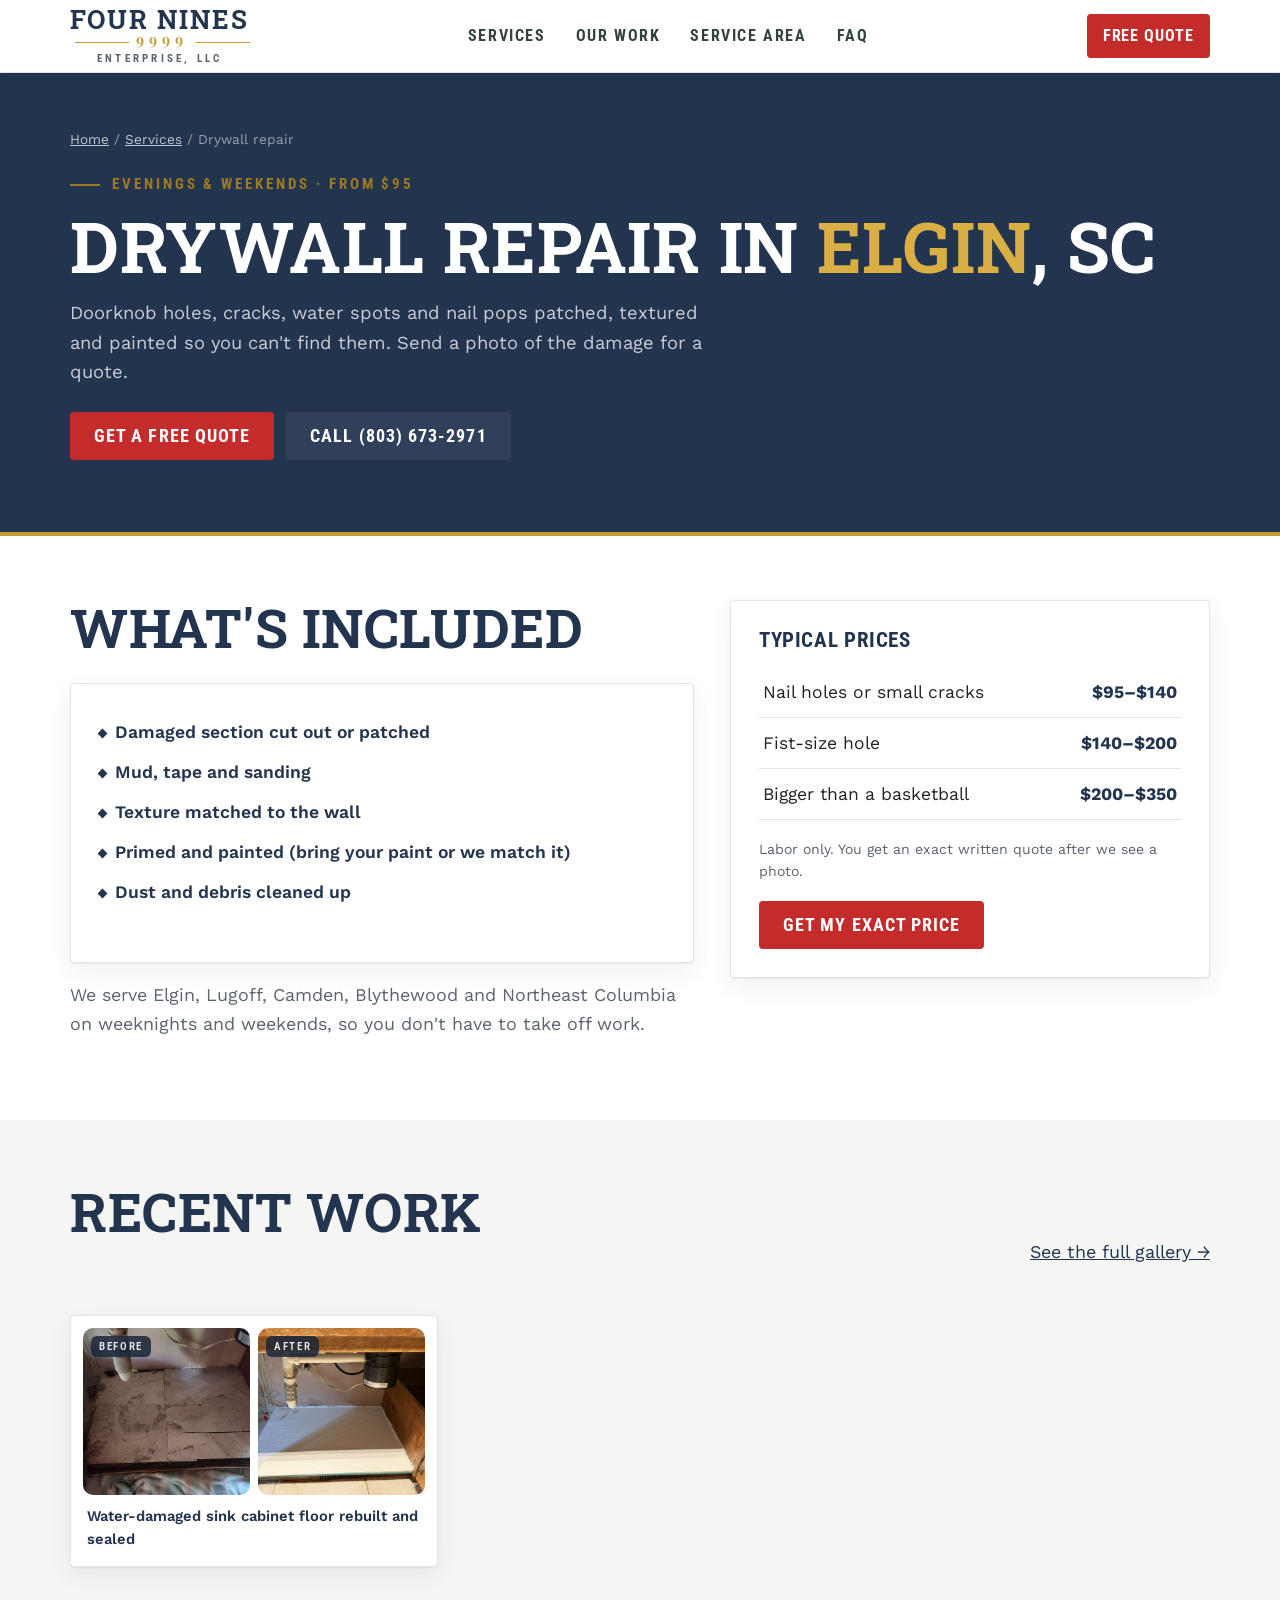
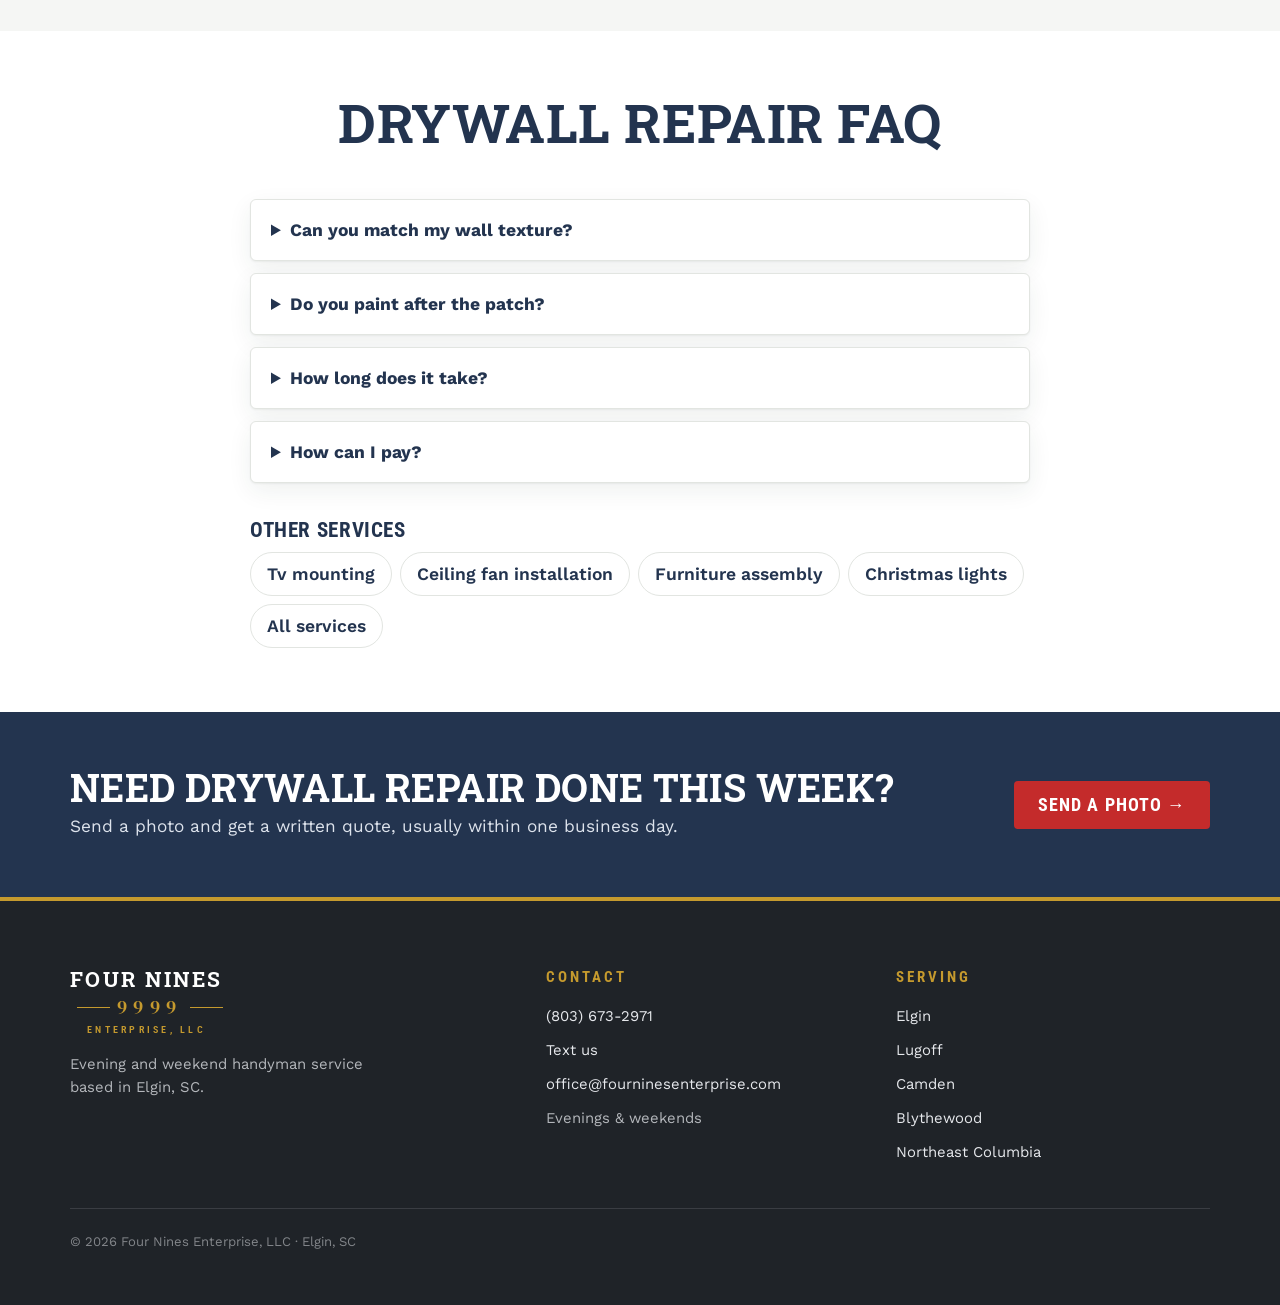
<file: drywall-repair-elgin-sc/index.html>
<!doctype html>
<html lang="en">
<head>
<meta charset="utf-8">
<meta name="viewport" content="width=device-width,initial-scale=1,viewport-fit=cover">
<title>Drywall Repair in Elgin, SC | From $95 | Four Nines</title>
<meta name="description" content="Drywall repair in Elgin, Lugoff, Camden and Blythewood, SC. Holes, cracks and water spots patched, textured and painted. Evenings and weekends.">
<link rel="canonical" href="https://fourninesenterprise.com/drywall-repair-elgin-sc/">
<meta property="og:site_name" content="Four Nines Enterprise, LLC"><meta property="og:type" content="website"><meta property="og:url" content="https://fourninesenterprise.com/drywall-repair-elgin-sc/">
<meta property="og:title" content="Drywall repair in Elgin, SC — Four Nines">
<meta property="og:description" content="Evenings and weekends, so you never take off work. Send a photo, get a price.">
<meta property="og:image" content="https://fourninesenterprise.com/img/share-card.jpg"><meta name="twitter:card" content="summary_large_image"><meta name="twitter:image" content="https://fourninesenterprise.com/img/share-card.jpg"><meta property="og:image:width" content="1200"><meta property="og:image:height" content="630">
<meta name="theme-color" content="#23344F">
<link rel="icon" href="/favicon.svg" type="image/svg+xml">
<link rel="alternate icon" href="/favicon.ico">
<link rel="apple-touch-icon" href="/apple-touch-icon.png">
<link rel="preconnect" href="https://fonts.googleapis.com"><link rel="preconnect" href="https://fonts.gstatic.com" crossorigin>
<link href="https://fonts.googleapis.com/css2?family=DM+Serif+Display&family=Roboto+Slab:wght@600;700;800&family=Roboto+Condensed:wght@600;700&family=Work+Sans:wght@400;500;600;700&display=swap" rel="stylesheet">
<link rel="stylesheet" href="/site.css">
<link rel="stylesheet" href="/pro.css">
<script src="/config.js"></script>
<script type="application/ld+json">{"@context": "https://schema.org", "@type": "Service", "name": "Drywall repair in Elgin, SC", "serviceType": "Drywall repair", "url": "https://fourninesenterprise.com/drywall-repair-elgin-sc/", "provider": {"@type": "HomeAndConstructionBusiness", "name": "Four Nines Enterprise, LLC", "telephone": "+1-803-673-2971", "url": "https://fourninesenterprise.com/", "address": {"@type": "PostalAddress", "addressLocality": "Elgin", "addressRegion": "SC", "postalCode": "29045", "addressCountry": "US"}}, "areaServed": [{"@type": "Place", "name": "Elgin, SC"}, {"@type": "Place", "name": "Lugoff, SC"}, {"@type": "Place", "name": "Camden, SC"}, {"@type": "Place", "name": "Blythewood, SC"}, {"@type": "Place", "name": "Northeast Columbia, SC"}], "offers": {"@type": "AggregateOffer", "priceCurrency": "USD", "lowPrice": 95, "highPrice": 350}}</script>
<script type="application/ld+json">{"@context": "https://schema.org", "@type": "FAQPage", "mainEntity": [{"@type": "Question", "name": "Can you match my wall texture?", "acceptedAnswer": {"@type": "Answer", "text": "Yes. We match common textures like orange peel and knockdown. A close-up photo helps us plan."}}, {"@type": "Question", "name": "Do you paint after the patch?", "acceptedAnswer": {"@type": "Answer", "text": "Yes. If you have the leftover paint, we use it. If not, we can get it color matched."}}, {"@type": "Question", "name": "How long does it take?", "acceptedAnswer": {"@type": "Answer", "text": "Small patches are usually done in one visit. Bigger repairs can need a second short visit so the mud dries before painting."}}, {"@type": "Question", "name": "How can I pay?", "acceptedAnswer": {"@type": "Answer", "text": "Cash, Zelle, Venmo or Apple Pay."}}]}</script>
<script type="application/ld+json">{"@context": "https://schema.org", "@type": "BreadcrumbList", "itemListElement": [{"@type": "ListItem", "position": 1, "name": "Home", "item": "https://fourninesenterprise.com/"}, {"@type": "ListItem", "position": 2, "name": "Drywall repair", "item": "https://fourninesenterprise.com/drywall-repair-elgin-sc/"}]}</script>
<style>.price-tbl{width:100%;border-collapse:collapse;margin:6px 0 18px}.price-tbl td{padding:11px 4px;border-bottom:1px solid var(--edge,#E1E4EA)}.price-tbl td:last-child{text-align:right;font-weight:700;white-space:nowrap;color:var(--teal)}.price-note{font-size:.88rem;color:var(--muted);margin:0 0 18px}.svc-more{list-style:none;padding:0;margin:8px 0 0;display:flex;flex-wrap:wrap;gap:8px}.svc-more a{display:inline-flex;align-items:center;min-height:44px;padding:0 16px;border:1.5px solid var(--edge,#E1E4EA);border-radius:30px;font-weight:600;text-decoration:none;color:var(--teal);background:#fff}</style>
</head>
<body class="town-page">
<header class="top">
  <div class="wrap bar">
    <a class="brand" href="/" aria-label="Four Nines Enterprise, LLC home"><span class="wm"><b>Four Nines</b><span class="nn9">9999</span><small>ENTERPRISE, LLC</small></span></a>
    <nav class="nav" aria-label="Main"><a href="/#services">Services</a><a href="/#work">Our work</a><a href="/#area">Service area</a><a href="/#faq">FAQ</a></nav>
    <div style="display:flex;align-items:center;gap:18px"><a class="call" href="tel:8036732971">(803) 673-2971</a><a class="btn sm" href="/#fast">Free quote</a></div>
  </div>
</header>
<main id="top">
<section class="town-hero">
  <div class="wrap">
    <p class="crumbs"><a href="/">Home</a> / <a href="/#services">Services</a> / Drywall repair</p>
    <p class="eyebrow">Evenings &amp; weekends · From $95</p>
    <h1>Drywall repair in <em>Elgin</em>, SC</h1>
    <p class="sub">Doorknob holes, cracks, water spots and nail pops patched, textured and painted so you can&#x27;t find them. Send a photo of the damage for a quote.</p>
    <div class="ctas"><a class="btn brass" href="/?s=Drywall%20repair#fast">Get a free quote</a><a class="btn line" href="tel:8036732971">Call (803) 673-2971</a></div>
  </div>
</section>

<section class="sec">
  <div class="wrap town-grid">
    <div>
      <h2>What's <em>included</em></h2>
      <div class="card town-svcs" style="margin-top:14px"><ul style="columns:1"><li>Damaged section cut out or patched</li><li>Mud, tape and sanding</li><li>Texture matched to the wall</li><li>Primed and painted (bring your paint or we match it)</li><li>Dust and debris cleaned up</li></ul></div>
      <p class="lede" style="margin-top:18px">We serve Elgin, Lugoff, Camden, Blythewood and Northeast Columbia on weeknights and weekends, so you don't have to take off work.</p>
    </div>
    <div class="card town-svcs">
      <h3>Typical prices</h3>
      <table class="price-tbl"><tbody><tr><td>Nail holes or small cracks</td><td>$95–$140</td></tr><tr><td>Fist-size hole</td><td>$140–$200</td></tr><tr><td>Bigger than a basketball</td><td>$200–$350</td></tr></tbody></table>
      <p class="price-note">Labor only. You get an exact written quote after we see a photo.</p>
      <a class="btn brass" href="/?s=Drywall%20repair#fast">Get my exact price</a>
    </div>
  </div>
</section>

<section class="sec alt-est">
  <div class="wrap">
    <div class="sec-head"><div><h2>Recent <em>work</em></h2></div>
      <p class="lede" style="margin:0"><a href="/#work">See the full gallery →</a></p></div>
    <div class="ba-grid"><figure class="ba"><div class="pair"><div><img src="/img/sink-before.jpg" alt="Before: Water-damaged sink cabinet floor rebuilt and sealed" loading="lazy"><span>Before</span></div><div><img src="/img/sink-after.jpg" alt="After: Water-damaged sink cabinet floor rebuilt and sealed" loading="lazy"><span>After</span></div></div><figcaption>Water-damaged sink cabinet floor rebuilt and sealed</figcaption></figure></div>
  </div>
</section>

<section class="sec">
  <div class="wrap" style="max-width:820px">
    <div class="sec-head center"><h2>Drywall repair FAQ</h2></div>
    <div class="town-faq"><details><summary>Can you match my wall texture?</summary><p>Yes. We match common textures like orange peel and knockdown. A close-up photo helps us plan.</p></details><details><summary>Do you paint after the patch?</summary><p>Yes. If you have the leftover paint, we use it. If not, we can get it color matched.</p></details><details><summary>How long does it take?</summary><p>Small patches are usually done in one visit. Bigger repairs can need a second short visit so the mud dries before painting.</p></details><details><summary>How can I pay?</summary><p>Cash, Zelle, Venmo or Apple Pay.</p></details></div>
    <h3 style="margin-top:36px">Other services</h3>
    <ul class="svc-more"><li><a href="/tv-mounting-elgin-sc/">Tv mounting</a></li><li><a href="/ceiling-fan-installation-elgin-sc/">Ceiling fan installation</a></li><li><a href="/furniture-assembly-elgin-sc/">Furniture assembly</a></li><li><a href="/christmas-lights/">Christmas lights</a></li><li><a href="/#services">All services</a></li></ul>
  </div>
</section>

<section class="band">
  <div class="wrap">
    <div><h2>Need drywall repair done this week?</h2><p>Send a photo and get a written quote, usually within one business day.</p></div>
    <a class="btn" href="/?s=Drywall%20repair#fast">Send a photo →</a>
  </div>
</section>
</main>

<footer>
  <div class="wrap">
    <div class="cols">
      <div>
        <div class="flogo"><span class="w">Four Nines</span><span class="nn9">9999</span><span class="e">ENTERPRISE, LLC</span></div>
        <p style="margin-top:18px;max-width:34ch">Evening and weekend handyman service based in Elgin, SC.</p>
      </div>
      <div><h4>Contact</h4><ul><li><a href="tel:8036732971">(803) 673-2971</a></li><li><a href="sms:8036732971">Text us</a></li><li><a href="mailto:office@fourninesenterprise.com">office@fourninesenterprise.com</a></li><li>Evenings &amp; weekends</li></ul></div>
      <div><h4>Serving</h4><ul><li><a href="/">Elgin</a></li><li><a href="/handyman-lugoff-sc/">Lugoff</a></li><li><a href="/handyman-camden-sc/">Camden</a></li><li><a href="/handyman-blythewood-sc/">Blythewood</a></li><li><a href="/handyman-northeast-columbia-sc/">Northeast Columbia</a></li></ul></div>
    </div>
    <p class="legal">© 2026 Four Nines Enterprise, LLC · Elgin, SC</p>
  </div>
</footer>
<script src="/fx-ui.js"></script>
<script src="/track.js"></script>
</body>
</html>
</file>
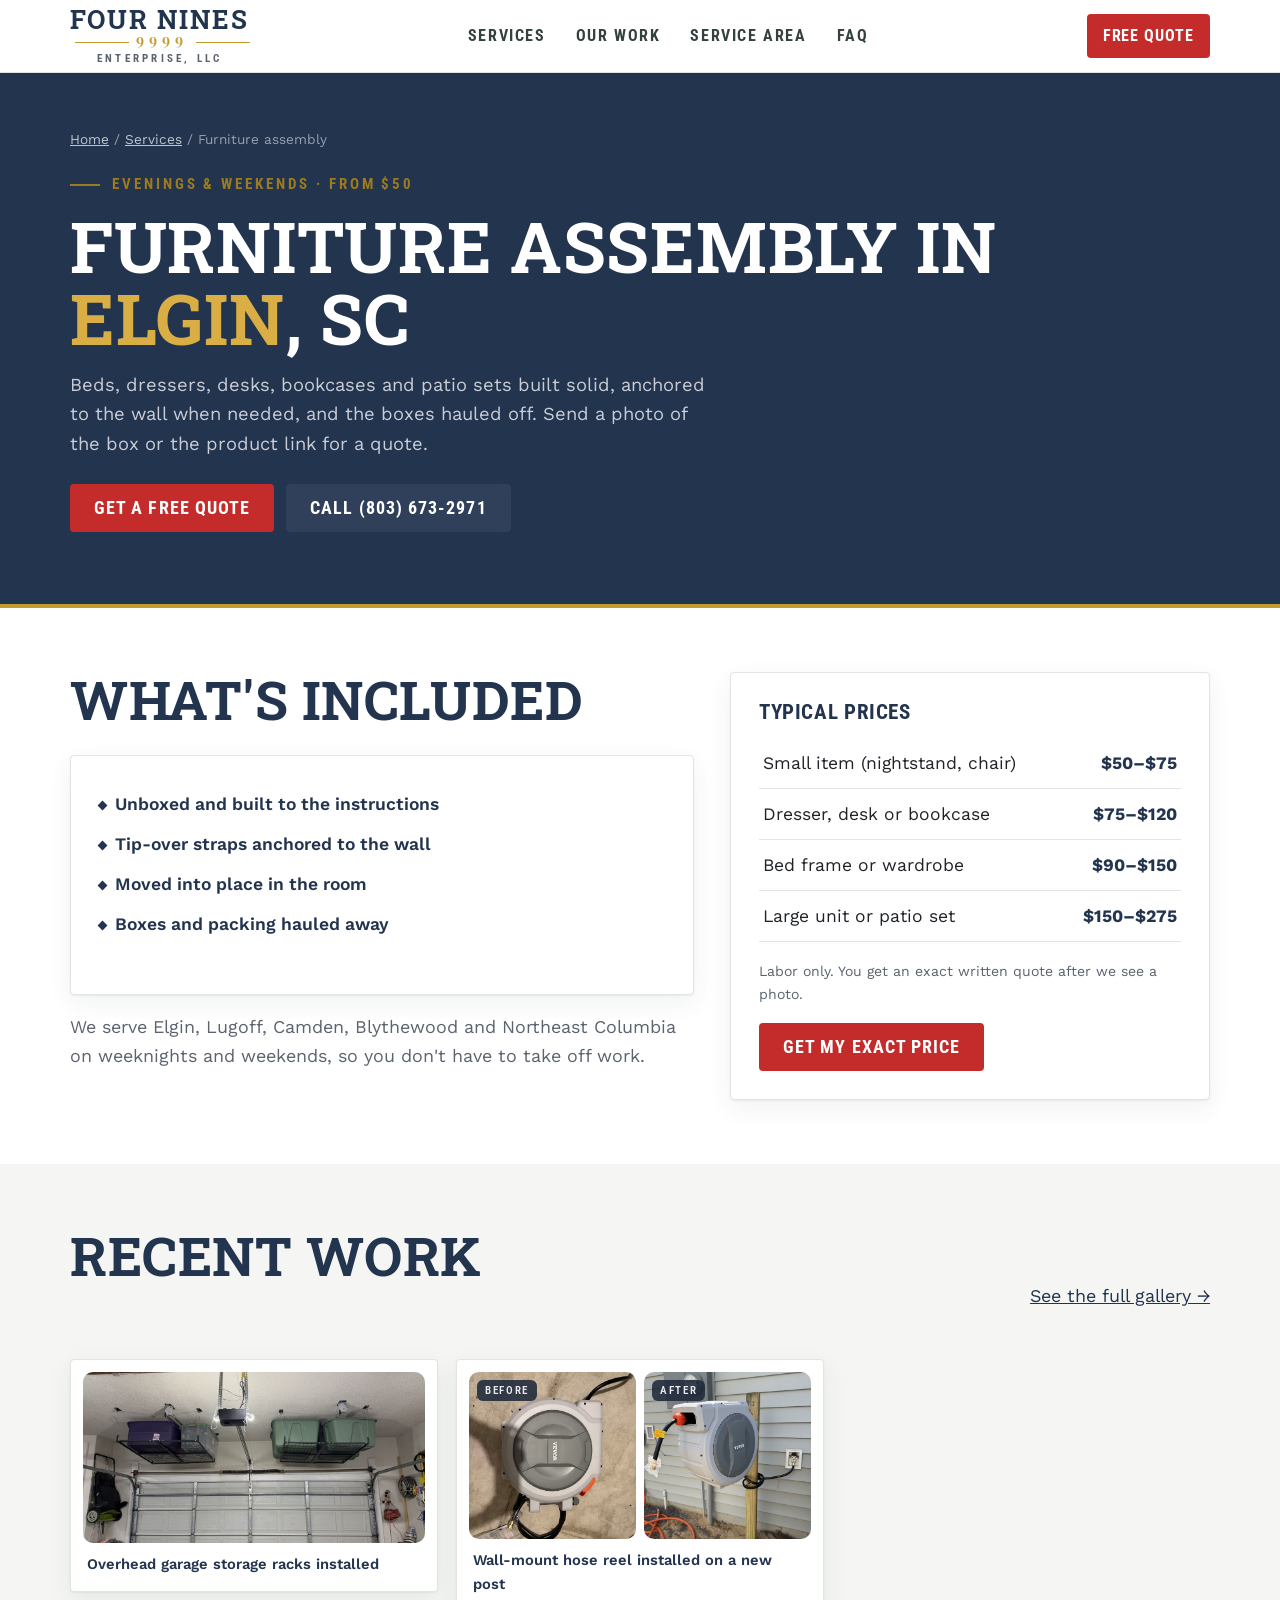
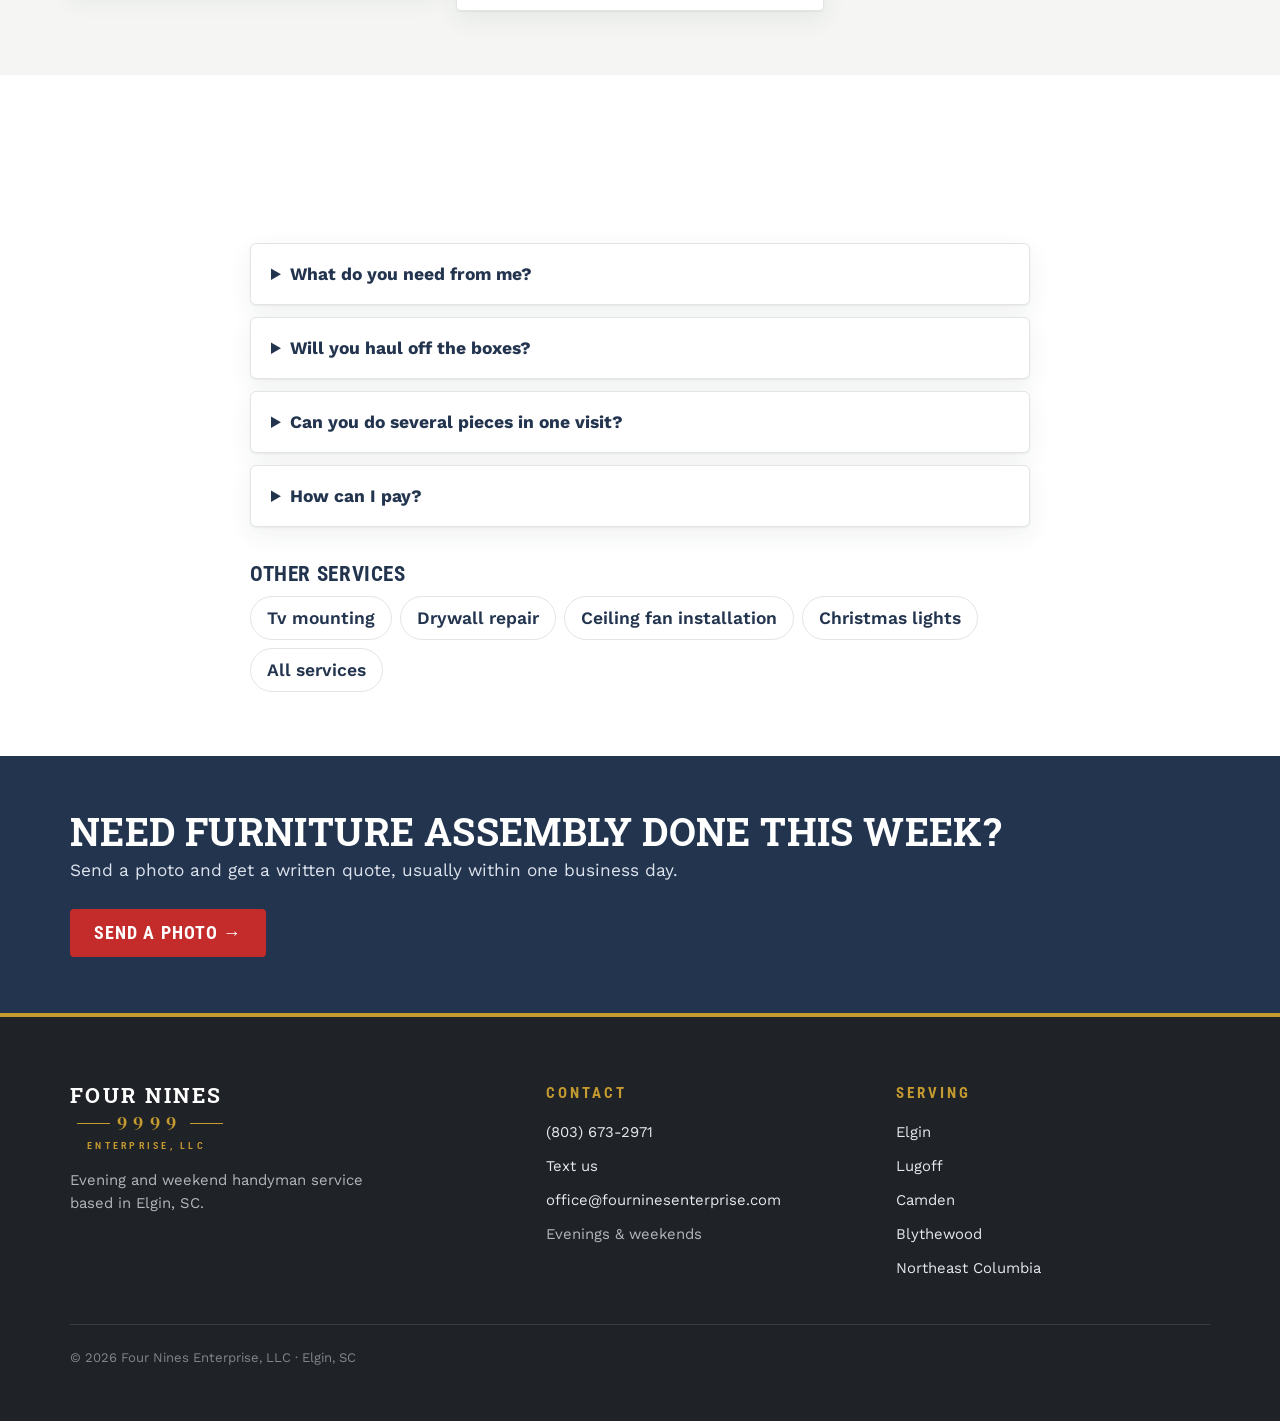
<file: furniture-assembly-elgin-sc/index.html>
<!doctype html>
<html lang="en">
<head>
<meta charset="utf-8">
<meta name="viewport" content="width=device-width,initial-scale=1,viewport-fit=cover">
<title>Furniture Assembly in Elgin, SC | From $50 | Four Nines</title>
<meta name="description" content="Furniture assembly in Elgin, Lugoff, Camden and Blythewood, SC. Beds, dressers, desks and patio sets built solid, boxes hauled off. From $50.">
<link rel="canonical" href="https://fourninesenterprise.com/furniture-assembly-elgin-sc/">
<meta property="og:site_name" content="Four Nines Enterprise, LLC"><meta property="og:type" content="website"><meta property="og:url" content="https://fourninesenterprise.com/furniture-assembly-elgin-sc/">
<meta property="og:title" content="Furniture assembly in Elgin, SC — Four Nines">
<meta property="og:description" content="Evenings and weekends, so you never take off work. Send a photo, get a price.">
<meta property="og:image" content="https://fourninesenterprise.com/img/share-card.jpg"><meta name="twitter:card" content="summary_large_image"><meta name="twitter:image" content="https://fourninesenterprise.com/img/share-card.jpg"><meta property="og:image:width" content="1200"><meta property="og:image:height" content="630">
<meta name="theme-color" content="#23344F">
<link rel="icon" href="/favicon.svg" type="image/svg+xml">
<link rel="alternate icon" href="/favicon.ico">
<link rel="apple-touch-icon" href="/apple-touch-icon.png">
<link rel="preconnect" href="https://fonts.googleapis.com"><link rel="preconnect" href="https://fonts.gstatic.com" crossorigin>
<link href="https://fonts.googleapis.com/css2?family=DM+Serif+Display&family=Roboto+Slab:wght@600;700;800&family=Roboto+Condensed:wght@600;700&family=Work+Sans:wght@400;500;600;700&display=swap" rel="stylesheet">
<link rel="stylesheet" href="/site.css">
<link rel="stylesheet" href="/pro.css">
<script src="/config.js"></script>
<script type="application/ld+json">{"@context": "https://schema.org", "@type": "Service", "name": "Furniture assembly in Elgin, SC", "serviceType": "Furniture assembly", "url": "https://fourninesenterprise.com/furniture-assembly-elgin-sc/", "provider": {"@type": "HomeAndConstructionBusiness", "name": "Four Nines Enterprise, LLC", "telephone": "+1-803-673-2971", "url": "https://fourninesenterprise.com/", "address": {"@type": "PostalAddress", "addressLocality": "Elgin", "addressRegion": "SC", "postalCode": "29045", "addressCountry": "US"}}, "areaServed": [{"@type": "Place", "name": "Elgin, SC"}, {"@type": "Place", "name": "Lugoff, SC"}, {"@type": "Place", "name": "Camden, SC"}, {"@type": "Place", "name": "Blythewood, SC"}, {"@type": "Place", "name": "Northeast Columbia, SC"}], "offers": {"@type": "AggregateOffer", "priceCurrency": "USD", "lowPrice": 50, "highPrice": 275}}</script>
<script type="application/ld+json">{"@context": "https://schema.org", "@type": "FAQPage", "mainEntity": [{"@type": "Question", "name": "What do you need from me?", "acceptedAnswer": {"@type": "Answer", "text": "A photo of the box or a link to the product, so we can see what it is and give you a price."}}, {"@type": "Question", "name": "Will you haul off the boxes?", "acceptedAnswer": {"@type": "Answer", "text": "Yes. Boxes and packing go with us."}}, {"@type": "Question", "name": "Can you do several pieces in one visit?", "acceptedAnswer": {"@type": "Answer", "text": "Yes. Send the whole list and you get one quote."}}, {"@type": "Question", "name": "How can I pay?", "acceptedAnswer": {"@type": "Answer", "text": "Cash, Zelle, Venmo or Apple Pay."}}]}</script>
<script type="application/ld+json">{"@context": "https://schema.org", "@type": "BreadcrumbList", "itemListElement": [{"@type": "ListItem", "position": 1, "name": "Home", "item": "https://fourninesenterprise.com/"}, {"@type": "ListItem", "position": 2, "name": "Furniture assembly", "item": "https://fourninesenterprise.com/furniture-assembly-elgin-sc/"}]}</script>
<style>.price-tbl{width:100%;border-collapse:collapse;margin:6px 0 18px}.price-tbl td{padding:11px 4px;border-bottom:1px solid var(--edge,#E1E4EA)}.price-tbl td:last-child{text-align:right;font-weight:700;white-space:nowrap;color:var(--teal)}.price-note{font-size:.88rem;color:var(--muted);margin:0 0 18px}.svc-more{list-style:none;padding:0;margin:8px 0 0;display:flex;flex-wrap:wrap;gap:8px}.svc-more a{display:inline-flex;align-items:center;min-height:44px;padding:0 16px;border:1.5px solid var(--edge,#E1E4EA);border-radius:30px;font-weight:600;text-decoration:none;color:var(--teal);background:#fff}</style>
</head>
<body class="town-page">
<header class="top">
  <div class="wrap bar">
    <a class="brand" href="/" aria-label="Four Nines Enterprise, LLC home"><span class="wm"><b>Four Nines</b><span class="nn9">9999</span><small>ENTERPRISE, LLC</small></span></a>
    <nav class="nav" aria-label="Main"><a href="/#services">Services</a><a href="/#work">Our work</a><a href="/#area">Service area</a><a href="/#faq">FAQ</a></nav>
    <div style="display:flex;align-items:center;gap:18px"><a class="call" href="tel:8036732971">(803) 673-2971</a><a class="btn sm" href="/#fast">Free quote</a></div>
  </div>
</header>
<main id="top">
<section class="town-hero">
  <div class="wrap">
    <p class="crumbs"><a href="/">Home</a> / <a href="/#services">Services</a> / Furniture assembly</p>
    <p class="eyebrow">Evenings &amp; weekends · From $50</p>
    <h1>Furniture assembly in <em>Elgin</em>, SC</h1>
    <p class="sub">Beds, dressers, desks, bookcases and patio sets built solid, anchored to the wall when needed, and the boxes hauled off. Send a photo of the box or the product link for a quote.</p>
    <div class="ctas"><a class="btn brass" href="/?s=Furniture%20assembly#fast">Get a free quote</a><a class="btn line" href="tel:8036732971">Call (803) 673-2971</a></div>
  </div>
</section>

<section class="sec">
  <div class="wrap town-grid">
    <div>
      <h2>What's <em>included</em></h2>
      <div class="card town-svcs" style="margin-top:14px"><ul style="columns:1"><li>Unboxed and built to the instructions</li><li>Tip-over straps anchored to the wall</li><li>Moved into place in the room</li><li>Boxes and packing hauled away</li></ul></div>
      <p class="lede" style="margin-top:18px">We serve Elgin, Lugoff, Camden, Blythewood and Northeast Columbia on weeknights and weekends, so you don't have to take off work.</p>
    </div>
    <div class="card town-svcs">
      <h3>Typical prices</h3>
      <table class="price-tbl"><tbody><tr><td>Small item (nightstand, chair)</td><td>$50–$75</td></tr><tr><td>Dresser, desk or bookcase</td><td>$75–$120</td></tr><tr><td>Bed frame or wardrobe</td><td>$90–$150</td></tr><tr><td>Large unit or patio set</td><td>$150–$275</td></tr></tbody></table>
      <p class="price-note">Labor only. You get an exact written quote after we see a photo.</p>
      <a class="btn brass" href="/?s=Furniture%20assembly#fast">Get my exact price</a>
    </div>
  </div>
</section>

<section class="sec alt-est">
  <div class="wrap">
    <div class="sec-head"><div><h2>Recent <em>work</em></h2></div>
      <p class="lede" style="margin:0"><a href="/#work">See the full gallery →</a></p></div>
    <div class="ba-grid"><figure class="ba"><div class="pair"><div style="grid-column:1/-1"><img src="/img/garage-racks.jpg" alt="Overhead garage storage racks installed" loading="lazy"></div></div><figcaption>Overhead garage storage racks installed</figcaption></figure><figure class="ba"><div class="pair"><div><img src="/img/hose-before.jpg" alt="Before: Wall-mount hose reel installed on a new post" loading="lazy"><span>Before</span></div><div><img src="/img/hose-after.jpg" alt="After: Wall-mount hose reel installed on a new post" loading="lazy"><span>After</span></div></div><figcaption>Wall-mount hose reel installed on a new post</figcaption></figure></div>
  </div>
</section>

<section class="sec">
  <div class="wrap" style="max-width:820px">
    <div class="sec-head center"><h2>Furniture assembly FAQ</h2></div>
    <div class="town-faq"><details><summary>What do you need from me?</summary><p>A photo of the box or a link to the product, so we can see what it is and give you a price.</p></details><details><summary>Will you haul off the boxes?</summary><p>Yes. Boxes and packing go with us.</p></details><details><summary>Can you do several pieces in one visit?</summary><p>Yes. Send the whole list and you get one quote.</p></details><details><summary>How can I pay?</summary><p>Cash, Zelle, Venmo or Apple Pay.</p></details></div>
    <h3 style="margin-top:36px">Other services</h3>
    <ul class="svc-more"><li><a href="/tv-mounting-elgin-sc/">Tv mounting</a></li><li><a href="/drywall-repair-elgin-sc/">Drywall repair</a></li><li><a href="/ceiling-fan-installation-elgin-sc/">Ceiling fan installation</a></li><li><a href="/christmas-lights/">Christmas lights</a></li><li><a href="/#services">All services</a></li></ul>
  </div>
</section>

<section class="band">
  <div class="wrap">
    <div><h2>Need furniture assembly done this week?</h2><p>Send a photo and get a written quote, usually within one business day.</p></div>
    <a class="btn" href="/?s=Furniture%20assembly#fast">Send a photo →</a>
  </div>
</section>
</main>

<footer>
  <div class="wrap">
    <div class="cols">
      <div>
        <div class="flogo"><span class="w">Four Nines</span><span class="nn9">9999</span><span class="e">ENTERPRISE, LLC</span></div>
        <p style="margin-top:18px;max-width:34ch">Evening and weekend handyman service based in Elgin, SC.</p>
      </div>
      <div><h4>Contact</h4><ul><li><a href="tel:8036732971">(803) 673-2971</a></li><li><a href="sms:8036732971">Text us</a></li><li><a href="mailto:office@fourninesenterprise.com">office@fourninesenterprise.com</a></li><li>Evenings &amp; weekends</li></ul></div>
      <div><h4>Serving</h4><ul><li><a href="/">Elgin</a></li><li><a href="/handyman-lugoff-sc/">Lugoff</a></li><li><a href="/handyman-camden-sc/">Camden</a></li><li><a href="/handyman-blythewood-sc/">Blythewood</a></li><li><a href="/handyman-northeast-columbia-sc/">Northeast Columbia</a></li></ul></div>
    </div>
    <p class="legal">© 2026 Four Nines Enterprise, LLC · Elgin, SC</p>
  </div>
</footer>
<script src="/fx-ui.js"></script>
<script src="/track.js"></script>
</body>
</html>
</file>
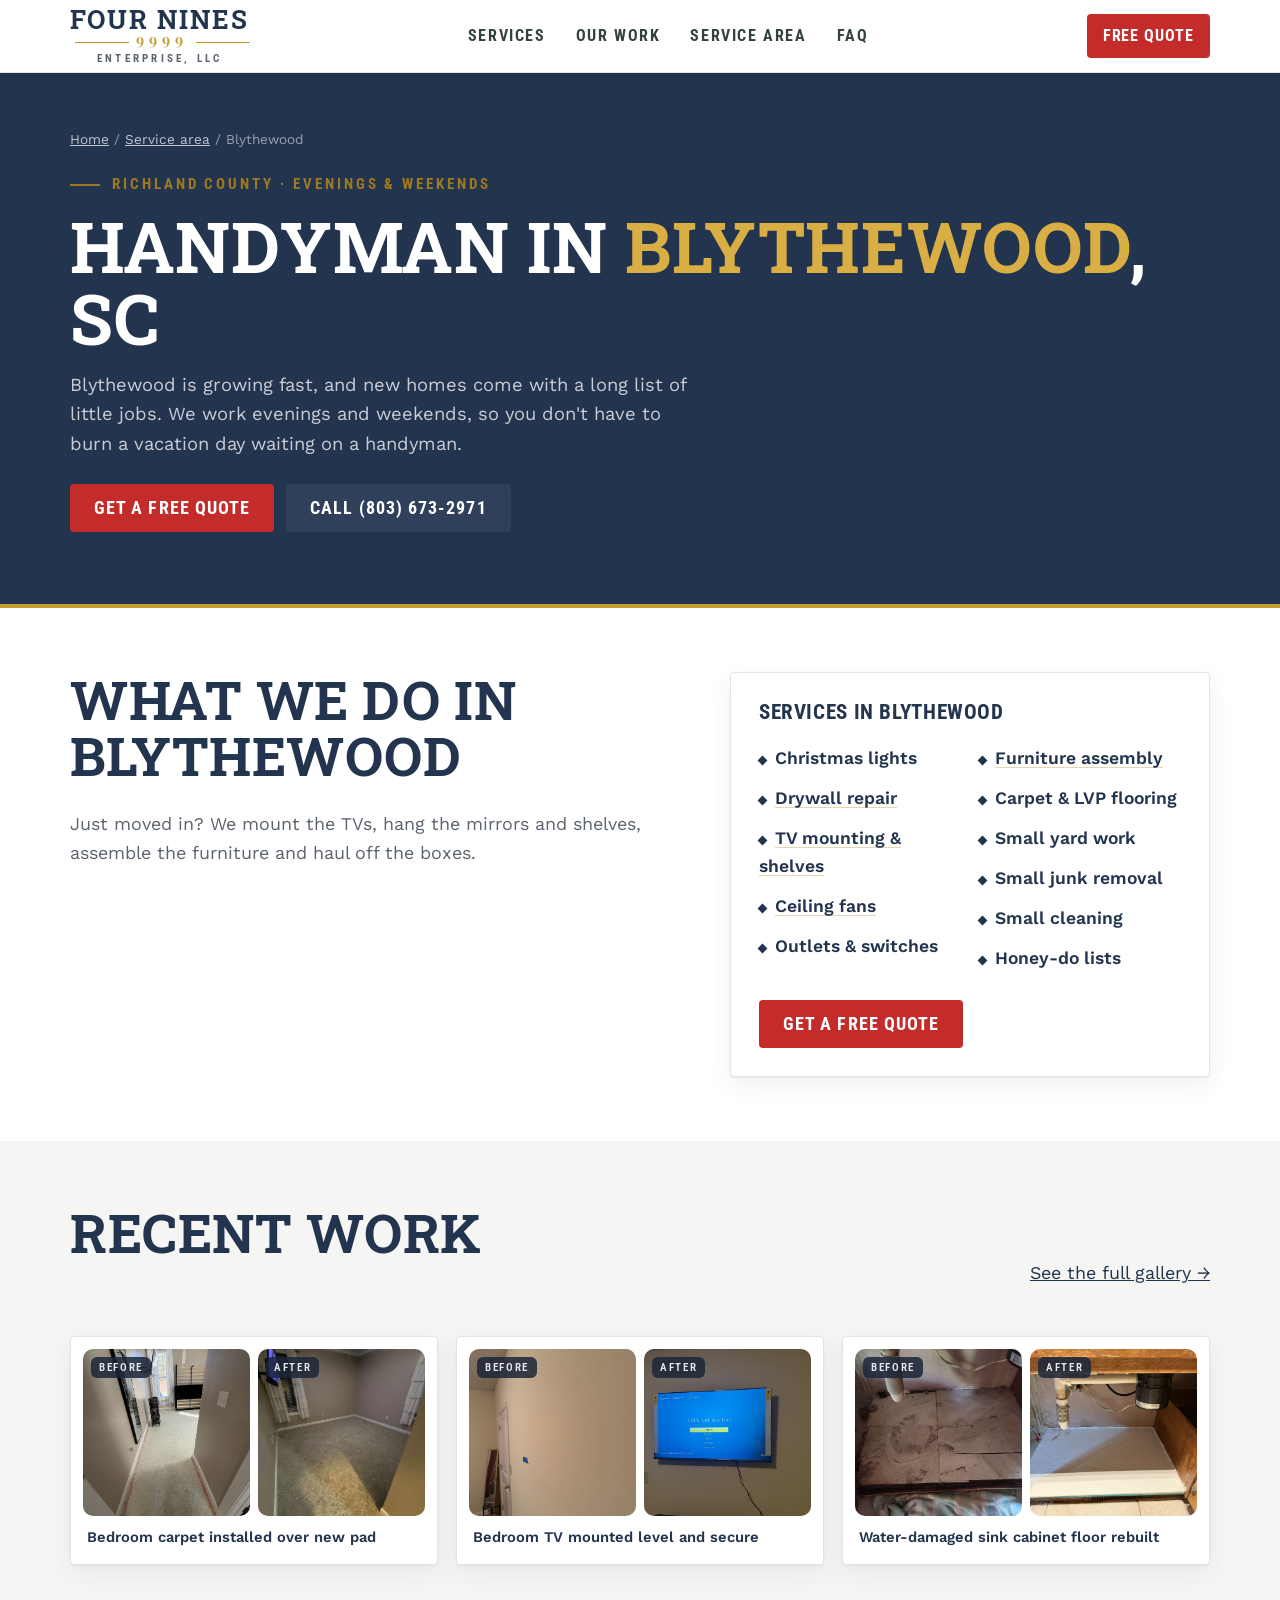
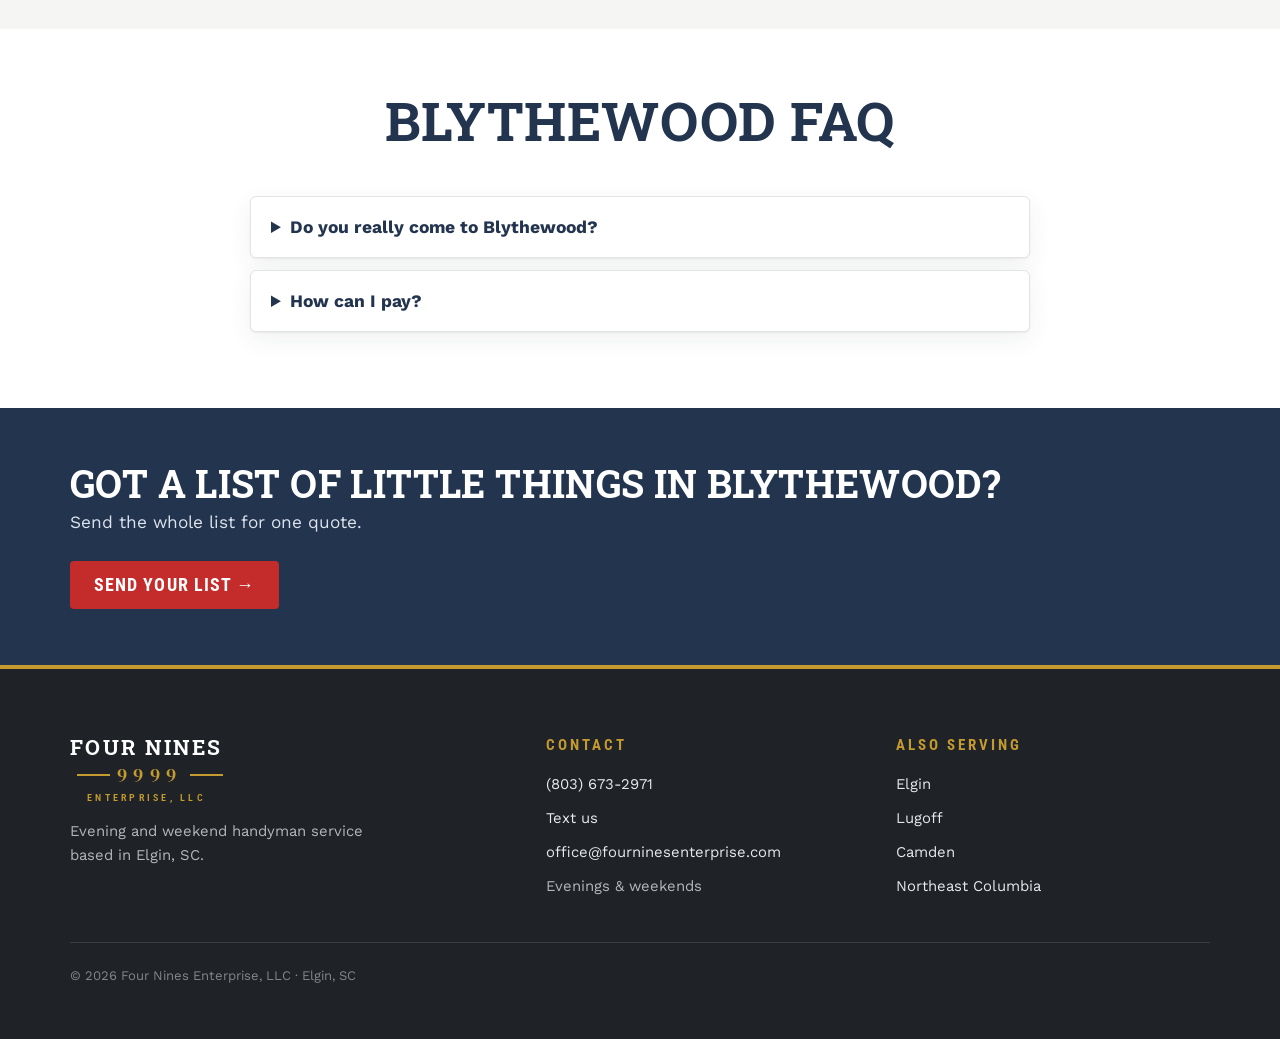
<file: handyman-blythewood-sc/index.html>
<!doctype html>
<html lang="en">
<head>
<meta charset="utf-8">
<meta name="viewport" content="width=device-width,initial-scale=1,viewport-fit=cover">
<title>Handyman in Blythewood, SC | Evenings &amp; Weekends | Four Nines</title>
<meta name="description" content="Evening and weekend handyman in Blythewood, SC: drywall, TV mounting, ceiling fans, flooring and more. Send a photo for a free written quote.">
<link rel="canonical" href="https://fourninesenterprise.com/handyman-blythewood-sc/">
<meta property="og:site_name" content="Four Nines Enterprise, LLC"><meta property="og:type" content="website"><meta property="og:url" content="https://fourninesenterprise.com/handyman-blythewood-sc/">
<meta property="og:title" content="Handyman in Blythewood, SC — Four Nines">
<meta property="og:description" content="Evenings and weekends, so you never take off work. Send a photo, get a price.">
<meta property="og:image" content="https://fourninesenterprise.com/img/share-blythewood.jpg"><meta name="twitter:card" content="summary_large_image"><meta name="twitter:image" content="https://fourninesenterprise.com/img/share-blythewood.jpg"><meta property="og:image:width" content="1200"><meta property="og:image:height" content="630"><meta property="og:image:alt" content="Four Nines Enterprise, LLC: evening and weekend handyman">
<meta name="theme-color" content="#23344F">
<link rel="icon" href="/favicon.svg" type="image/svg+xml">
<link rel="alternate icon" href="/favicon.ico">
<link rel="apple-touch-icon" href="/apple-touch-icon.png">
<link rel="preconnect" href="https://fonts.googleapis.com"><link rel="preconnect" href="https://fonts.gstatic.com" crossorigin>
<link href="https://fonts.googleapis.com/css2?family=DM+Serif+Display&family=Roboto+Slab:wght@600;700;800&family=Roboto+Condensed:wght@600;700&family=Work+Sans:wght@400;500;600;700&display=swap" rel="stylesheet">
<link rel="stylesheet" href="/site.css">
<link rel="stylesheet" href="/pro.css">
<script src="/config.js"></script>
<script type="application/ld+json">{"@context": "https://schema.org", "@type": "HomeAndConstructionBusiness", "name": "Four Nines Enterprise, LLC", "alternateName": "Four Nines", "url": "https://fourninesenterprise.com/handyman-blythewood-sc/", "image": "https://fourninesenterprise.com/img/carpet-after.jpg", "email": "office@fourninesenterprise.com", "telephone": "+1-803-673-2971", "description": "Evening and weekend handyman serving Blythewood, SC.", "address": {"@type": "PostalAddress", "addressLocality": "Elgin", "addressRegion": "SC", "postalCode": "29045", "addressCountry": "US"}, "areaServed": {"@type": "Place", "name": "Blythewood, SC"}, "makesOffer": [{"@type": "Offer", "itemOffered": {"@type": "Service", "name": "Drywall repair"}}, {"@type": "Offer", "itemOffered": {"@type": "Service", "name": "TV mounting & shelves"}}, {"@type": "Offer", "itemOffered": {"@type": "Service", "name": "Ceiling fans"}}, {"@type": "Offer", "itemOffered": {"@type": "Service", "name": "Outlets & switches"}}, {"@type": "Offer", "itemOffered": {"@type": "Service", "name": "Furniture assembly"}}, {"@type": "Offer", "itemOffered": {"@type": "Service", "name": "Carpet & LVP flooring"}}, {"@type": "Offer", "itemOffered": {"@type": "Service", "name": "Small yard work"}}, {"@type": "Offer", "itemOffered": {"@type": "Service", "name": "Small junk removal"}}, {"@type": "Offer", "itemOffered": {"@type": "Service", "name": "Small cleaning"}}, {"@type": "Offer", "itemOffered": {"@type": "Service", "name": "Honey-do lists"}}]}</script>
<script type="application/ld+json">{"@context": "https://schema.org", "@type": "FAQPage", "mainEntity": [{"@type": "Question", "name": "Do you really come to Blythewood?", "acceptedAnswer": {"@type": "Answer", "text": "Yes. Blythewood is part of our regular service area, and we're based nearby in Elgin."}}, {"@type": "Question", "name": "How can I pay?", "acceptedAnswer": {"@type": "Answer", "text": "Cash, Zelle, Venmo or Apple Pay."}}]}</script>
</head>
<body class="town-page">
<header class="top">
  <div class="wrap bar">
    <a class="brand" href="/" aria-label="Four Nines Enterprise, LLC home"><span class="wm"><b>Four Nines</b><span class="nn9">9999</span><small>ENTERPRISE, LLC</small></span></a>
    <nav class="nav" aria-label="Main"><a href="/#services">Services</a><a href="/#work">Our work</a><a href="/#area">Service area</a><a href="/#faq">FAQ</a></nav>
    <div style="display:flex;align-items:center;gap:18px"><a class="call" href="tel:8036732971">(803) 673-2971</a><a class="btn sm" href="/#fast">Free quote</a></div>
  </div>
</header>
<main id="top">
<section class="town-hero">
  <div class="wrap">
    <p class="crumbs"><a href="/">Home</a> / <a href="/#area">Service area</a> / Blythewood</p>
    <p class="eyebrow">Richland County · Evenings &amp; weekends</p>
    <h1>Handyman in <em>Blythewood</em>, SC</h1>
    <p class="sub">Blythewood is growing fast, and new homes come with a long list of little jobs. We work evenings and weekends, so you don&#x27;t have to burn a vacation day waiting on a handyman.</p>
    <div class="ctas"><a class="btn brass" href="/#fast">Get a free quote</a><a class="btn line" href="tel:8036732971">Call (803) 673-2971</a></div>
  </div>
</section>

<section class="sec">
  <div class="wrap town-grid">
    <div>
      <h2>What we do in <em>Blythewood</em></h2>
      <p class="lede">Just moved in? We mount the TVs, hang the mirrors and shelves, assemble the furniture and haul off the boxes.</p>
    </div>
    <div class="card town-svcs">
      <h3>Services in Blythewood</h3>
      <ul><li>Christmas lights</li><li><a href="/drywall-repair-elgin-sc/">Drywall repair</a></li><li><a href="/tv-mounting-elgin-sc/">TV mounting &amp; shelves</a></li><li><a href="/ceiling-fan-installation-elgin-sc/">Ceiling fans</a></li><li>Outlets &amp; switches</li><li><a href="/furniture-assembly-elgin-sc/">Furniture assembly</a></li><li>Carpet &amp; LVP flooring</li><li>Small yard work</li><li>Small junk removal</li><li>Small cleaning</li><li>Honey-do lists</li></ul>
      <a class="btn brass" href="/#fast">Get a free quote</a>
    </div>
  </div>
</section>

<section class="sec alt-est">
  <div class="wrap">
    <div class="sec-head"><div><h2>Recent <em>work</em></h2></div>
      <p class="lede" style="margin:0"><a href="/#work">See the full gallery →</a></p></div>
    <div class="ba-grid"><figure class="ba"><div class="pair"><div><img src="/img/carpet-before.jpg" alt="Before: Bedroom carpet installed over new pad" loading="lazy"><span>Before</span></div><div><img src="/img/carpet-after.jpg" alt="After: Bedroom carpet installed over new pad" loading="lazy"><span>After</span></div></div><figcaption>Bedroom carpet installed over new pad</figcaption></figure><figure class="ba"><div class="pair"><div><img src="/img/tv-before.jpg" alt="Before: Bedroom TV mounted level and secure" loading="lazy"><span>Before</span></div><div><img src="/img/tv-after.jpg" alt="After: Bedroom TV mounted level and secure" loading="lazy"><span>After</span></div></div><figcaption>Bedroom TV mounted level and secure</figcaption></figure><figure class="ba"><div class="pair"><div><img src="/img/sink-before.jpg" alt="Before: Water-damaged sink cabinet floor rebuilt" loading="lazy"><span>Before</span></div><div><img src="/img/sink-after.jpg" alt="After: Water-damaged sink cabinet floor rebuilt" loading="lazy"><span>After</span></div></div><figcaption>Water-damaged sink cabinet floor rebuilt</figcaption></figure></div>
  </div>
</section>

<section class="sec">
  <div class="wrap" style="max-width:820px">
    <div class="sec-head center"><h2>Blythewood FAQ</h2></div>
    <div class="town-faq"><details><summary>Do you really come to Blythewood?</summary><p>Yes. Blythewood is part of our regular service area, and we&#x27;re based nearby in Elgin.</p></details><details><summary>How can I pay?</summary><p>Cash, Zelle, Venmo or Apple Pay.</p></details></div>
  </div>
</section>

<section class="band">
  <div class="wrap">
    <div><h2>Got a list of little things in Blythewood?</h2><p>Send the whole list for one quote.</p></div>
    <a class="btn" href="/#fast">Send your list →</a>
  </div>
</section>
</main>

<footer>
  <div class="wrap">
    <div class="cols">
      <div>
        <div class="flogo"><span class="w">Four Nines</span><span class="nn9">9999</span><span class="e">ENTERPRISE, LLC</span></div>
        <p style="margin-top:18px;max-width:34ch">Evening and weekend handyman service based in Elgin, SC.</p>
      </div>
      <div><h4>Contact</h4><ul><li><a href="tel:8036732971">(803) 673-2971</a></li><li><a href="sms:8036732971">Text us</a></li><li><a href="mailto:office@fourninesenterprise.com">office@fourninesenterprise.com</a></li><li>Evenings &amp; weekends</li></ul></div>
      <div><h4>Also serving</h4><ul><li><a href="/">Elgin</a></li><li><a href="/handyman-lugoff-sc/">Lugoff</a></li><li><a href="/handyman-camden-sc/">Camden</a></li><li><a href="/handyman-northeast-columbia-sc/">Northeast Columbia</a></li></ul></div>
    </div>
    <p class="legal">© 2026 Four Nines Enterprise, LLC · Elgin, SC</p>
  </div>
</footer>
<script src="/fx-ui.js"></script>
<script src="/track.js"></script>
</body>
</html>
</file>
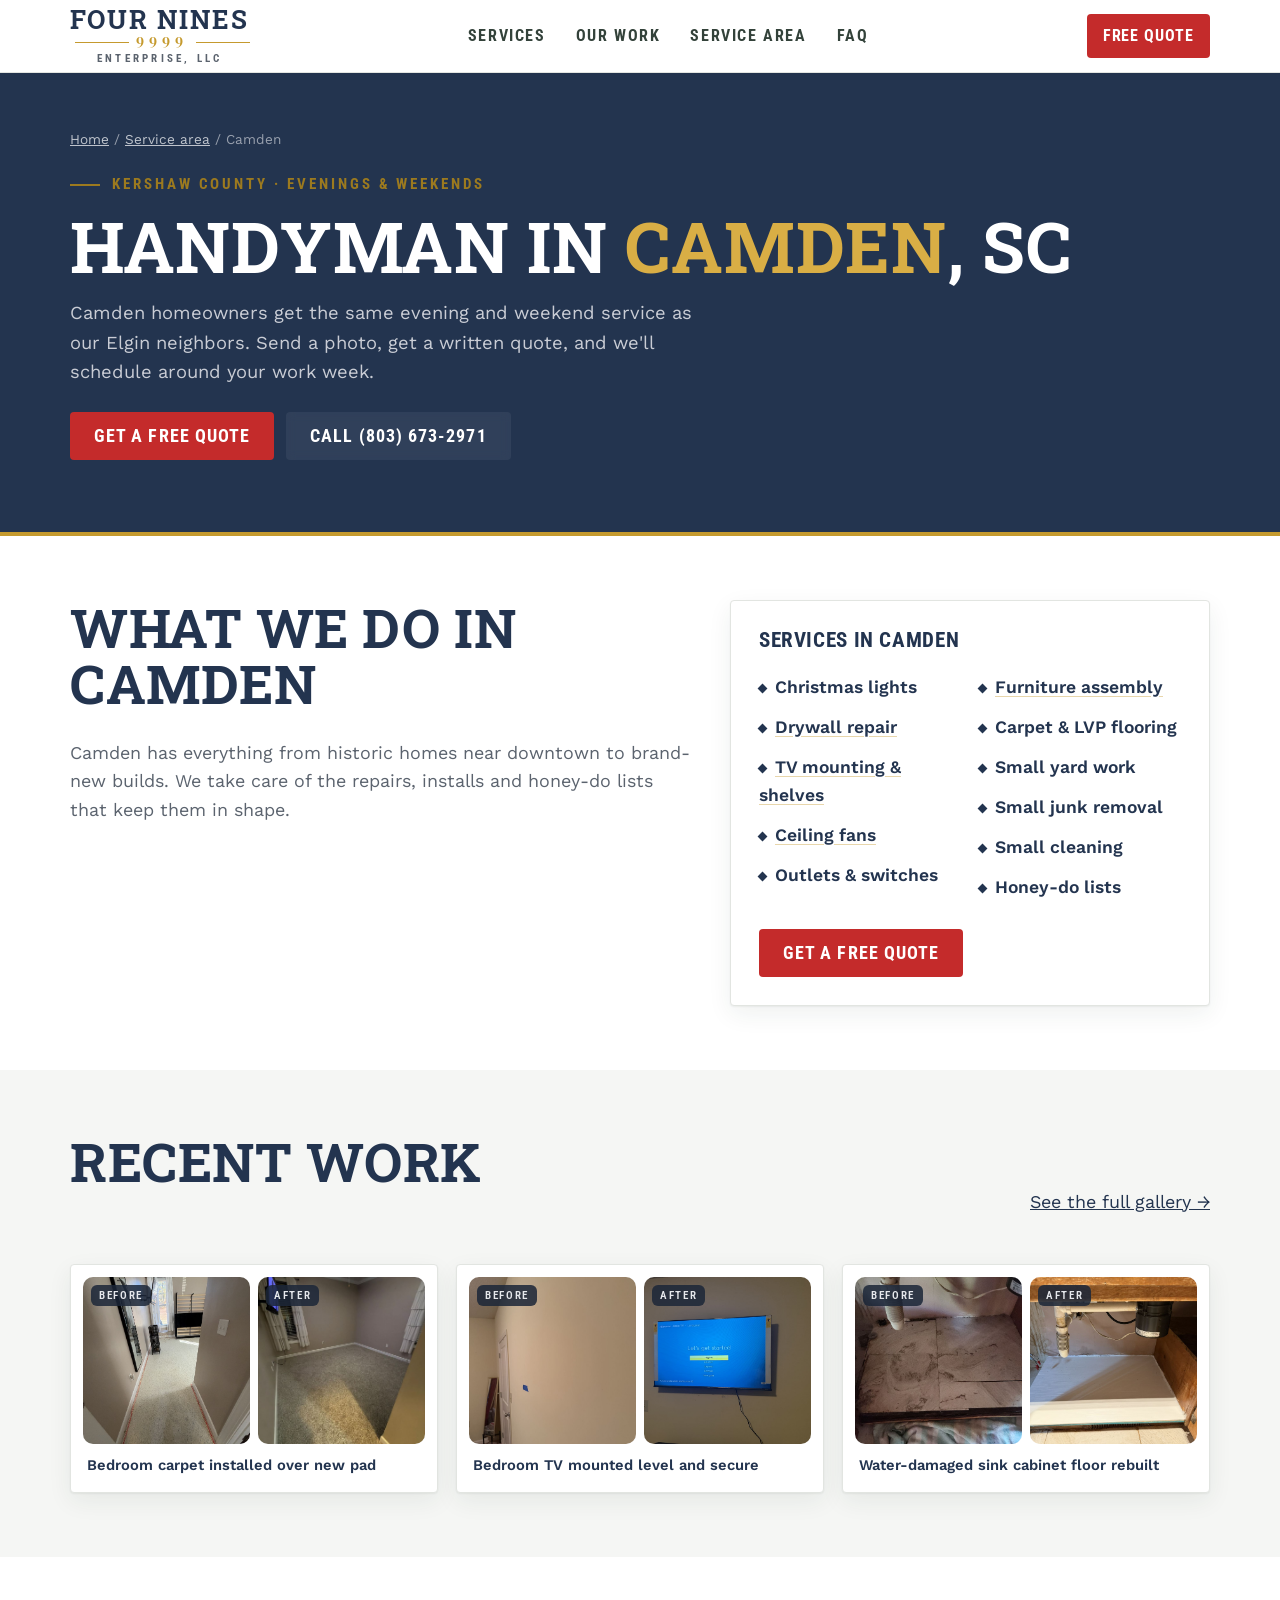
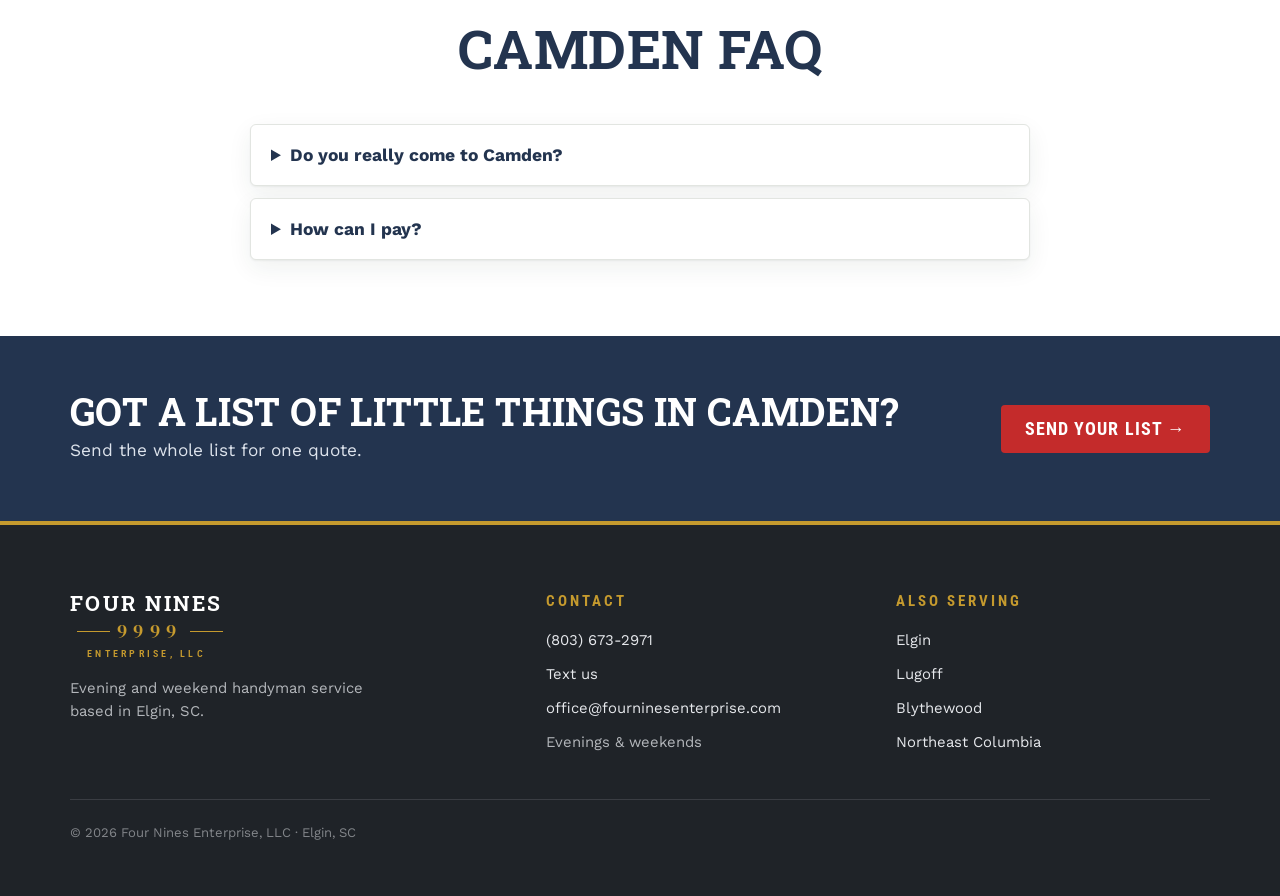
<file: handyman-camden-sc/index.html>
<!doctype html>
<html lang="en">
<head>
<meta charset="utf-8">
<meta name="viewport" content="width=device-width,initial-scale=1,viewport-fit=cover">
<title>Handyman in Camden, SC | Evenings &amp; Weekends | Four Nines</title>
<meta name="description" content="Evening and weekend handyman in Camden, SC: drywall, TV mounting, ceiling fans, flooring and more. Send a photo for a free written quote.">
<link rel="canonical" href="https://fourninesenterprise.com/handyman-camden-sc/">
<meta property="og:site_name" content="Four Nines Enterprise, LLC"><meta property="og:type" content="website"><meta property="og:url" content="https://fourninesenterprise.com/handyman-camden-sc/">
<meta property="og:title" content="Handyman in Camden, SC — Four Nines">
<meta property="og:description" content="Evenings and weekends, so you never take off work. Send a photo, get a price.">
<meta property="og:image" content="https://fourninesenterprise.com/img/share-camden.jpg"><meta name="twitter:card" content="summary_large_image"><meta name="twitter:image" content="https://fourninesenterprise.com/img/share-camden.jpg"><meta property="og:image:width" content="1200"><meta property="og:image:height" content="630"><meta property="og:image:alt" content="Four Nines Enterprise, LLC: evening and weekend handyman">
<meta name="theme-color" content="#23344F">
<link rel="icon" href="/favicon.svg" type="image/svg+xml">
<link rel="alternate icon" href="/favicon.ico">
<link rel="apple-touch-icon" href="/apple-touch-icon.png">
<link rel="preconnect" href="https://fonts.googleapis.com"><link rel="preconnect" href="https://fonts.gstatic.com" crossorigin>
<link href="https://fonts.googleapis.com/css2?family=DM+Serif+Display&family=Roboto+Slab:wght@600;700;800&family=Roboto+Condensed:wght@600;700&family=Work+Sans:wght@400;500;600;700&display=swap" rel="stylesheet">
<link rel="stylesheet" href="/site.css">
<link rel="stylesheet" href="/pro.css">
<script src="/config.js"></script>
<script type="application/ld+json">{"@context": "https://schema.org", "@type": "HomeAndConstructionBusiness", "name": "Four Nines Enterprise, LLC", "alternateName": "Four Nines", "url": "https://fourninesenterprise.com/handyman-camden-sc/", "image": "https://fourninesenterprise.com/img/carpet-after.jpg", "email": "office@fourninesenterprise.com", "telephone": "+1-803-673-2971", "description": "Evening and weekend handyman serving Camden, SC.", "address": {"@type": "PostalAddress", "addressLocality": "Elgin", "addressRegion": "SC", "postalCode": "29045", "addressCountry": "US"}, "areaServed": {"@type": "Place", "name": "Camden, SC"}, "makesOffer": [{"@type": "Offer", "itemOffered": {"@type": "Service", "name": "Drywall repair"}}, {"@type": "Offer", "itemOffered": {"@type": "Service", "name": "TV mounting & shelves"}}, {"@type": "Offer", "itemOffered": {"@type": "Service", "name": "Ceiling fans"}}, {"@type": "Offer", "itemOffered": {"@type": "Service", "name": "Outlets & switches"}}, {"@type": "Offer", "itemOffered": {"@type": "Service", "name": "Furniture assembly"}}, {"@type": "Offer", "itemOffered": {"@type": "Service", "name": "Carpet & LVP flooring"}}, {"@type": "Offer", "itemOffered": {"@type": "Service", "name": "Small yard work"}}, {"@type": "Offer", "itemOffered": {"@type": "Service", "name": "Small junk removal"}}, {"@type": "Offer", "itemOffered": {"@type": "Service", "name": "Small cleaning"}}, {"@type": "Offer", "itemOffered": {"@type": "Service", "name": "Honey-do lists"}}]}</script>
<script type="application/ld+json">{"@context": "https://schema.org", "@type": "FAQPage", "mainEntity": [{"@type": "Question", "name": "Do you really come to Camden?", "acceptedAnswer": {"@type": "Answer", "text": "Yes. Camden is part of our regular service area, and we're based nearby in Elgin."}}, {"@type": "Question", "name": "How can I pay?", "acceptedAnswer": {"@type": "Answer", "text": "Cash, Zelle, Venmo or Apple Pay."}}]}</script>
</head>
<body class="town-page">
<header class="top">
  <div class="wrap bar">
    <a class="brand" href="/" aria-label="Four Nines Enterprise, LLC home"><span class="wm"><b>Four Nines</b><span class="nn9">9999</span><small>ENTERPRISE, LLC</small></span></a>
    <nav class="nav" aria-label="Main"><a href="/#services">Services</a><a href="/#work">Our work</a><a href="/#area">Service area</a><a href="/#faq">FAQ</a></nav>
    <div style="display:flex;align-items:center;gap:18px"><a class="call" href="tel:8036732971">(803) 673-2971</a><a class="btn sm" href="/#fast">Free quote</a></div>
  </div>
</header>
<main id="top">
<section class="town-hero">
  <div class="wrap">
    <p class="crumbs"><a href="/">Home</a> / <a href="/#area">Service area</a> / Camden</p>
    <p class="eyebrow">Kershaw County · Evenings &amp; weekends</p>
    <h1>Handyman in <em>Camden</em>, SC</h1>
    <p class="sub">Camden homeowners get the same evening and weekend service as our Elgin neighbors. Send a photo, get a written quote, and we&#x27;ll schedule around your work week.</p>
    <div class="ctas"><a class="btn brass" href="/#fast">Get a free quote</a><a class="btn line" href="tel:8036732971">Call (803) 673-2971</a></div>
  </div>
</section>

<section class="sec">
  <div class="wrap town-grid">
    <div>
      <h2>What we do in <em>Camden</em></h2>
      <p class="lede">Camden has everything from historic homes near downtown to brand-new builds. We take care of the repairs, installs and honey-do lists that keep them in shape.</p>
    </div>
    <div class="card town-svcs">
      <h3>Services in Camden</h3>
      <ul><li>Christmas lights</li><li><a href="/drywall-repair-elgin-sc/">Drywall repair</a></li><li><a href="/tv-mounting-elgin-sc/">TV mounting &amp; shelves</a></li><li><a href="/ceiling-fan-installation-elgin-sc/">Ceiling fans</a></li><li>Outlets &amp; switches</li><li><a href="/furniture-assembly-elgin-sc/">Furniture assembly</a></li><li>Carpet &amp; LVP flooring</li><li>Small yard work</li><li>Small junk removal</li><li>Small cleaning</li><li>Honey-do lists</li></ul>
      <a class="btn brass" href="/#fast">Get a free quote</a>
    </div>
  </div>
</section>

<section class="sec alt-est">
  <div class="wrap">
    <div class="sec-head"><div><h2>Recent <em>work</em></h2></div>
      <p class="lede" style="margin:0"><a href="/#work">See the full gallery →</a></p></div>
    <div class="ba-grid"><figure class="ba"><div class="pair"><div><img src="/img/carpet-before.jpg" alt="Before: Bedroom carpet installed over new pad" loading="lazy"><span>Before</span></div><div><img src="/img/carpet-after.jpg" alt="After: Bedroom carpet installed over new pad" loading="lazy"><span>After</span></div></div><figcaption>Bedroom carpet installed over new pad</figcaption></figure><figure class="ba"><div class="pair"><div><img src="/img/tv-before.jpg" alt="Before: Bedroom TV mounted level and secure" loading="lazy"><span>Before</span></div><div><img src="/img/tv-after.jpg" alt="After: Bedroom TV mounted level and secure" loading="lazy"><span>After</span></div></div><figcaption>Bedroom TV mounted level and secure</figcaption></figure><figure class="ba"><div class="pair"><div><img src="/img/sink-before.jpg" alt="Before: Water-damaged sink cabinet floor rebuilt" loading="lazy"><span>Before</span></div><div><img src="/img/sink-after.jpg" alt="After: Water-damaged sink cabinet floor rebuilt" loading="lazy"><span>After</span></div></div><figcaption>Water-damaged sink cabinet floor rebuilt</figcaption></figure></div>
  </div>
</section>

<section class="sec">
  <div class="wrap" style="max-width:820px">
    <div class="sec-head center"><h2>Camden FAQ</h2></div>
    <div class="town-faq"><details><summary>Do you really come to Camden?</summary><p>Yes. Camden is part of our regular service area, and we&#x27;re based nearby in Elgin.</p></details><details><summary>How can I pay?</summary><p>Cash, Zelle, Venmo or Apple Pay.</p></details></div>
  </div>
</section>

<section class="band">
  <div class="wrap">
    <div><h2>Got a list of little things in Camden?</h2><p>Send the whole list for one quote.</p></div>
    <a class="btn" href="/#fast">Send your list →</a>
  </div>
</section>
</main>

<footer>
  <div class="wrap">
    <div class="cols">
      <div>
        <div class="flogo"><span class="w">Four Nines</span><span class="nn9">9999</span><span class="e">ENTERPRISE, LLC</span></div>
        <p style="margin-top:18px;max-width:34ch">Evening and weekend handyman service based in Elgin, SC.</p>
      </div>
      <div><h4>Contact</h4><ul><li><a href="tel:8036732971">(803) 673-2971</a></li><li><a href="sms:8036732971">Text us</a></li><li><a href="mailto:office@fourninesenterprise.com">office@fourninesenterprise.com</a></li><li>Evenings &amp; weekends</li></ul></div>
      <div><h4>Also serving</h4><ul><li><a href="/">Elgin</a></li><li><a href="/handyman-lugoff-sc/">Lugoff</a></li><li><a href="/handyman-blythewood-sc/">Blythewood</a></li><li><a href="/handyman-northeast-columbia-sc/">Northeast Columbia</a></li></ul></div>
    </div>
    <p class="legal">© 2026 Four Nines Enterprise, LLC · Elgin, SC</p>
  </div>
</footer>
<script src="/fx-ui.js"></script>
<script src="/track.js"></script>
</body>
</html>
</file>
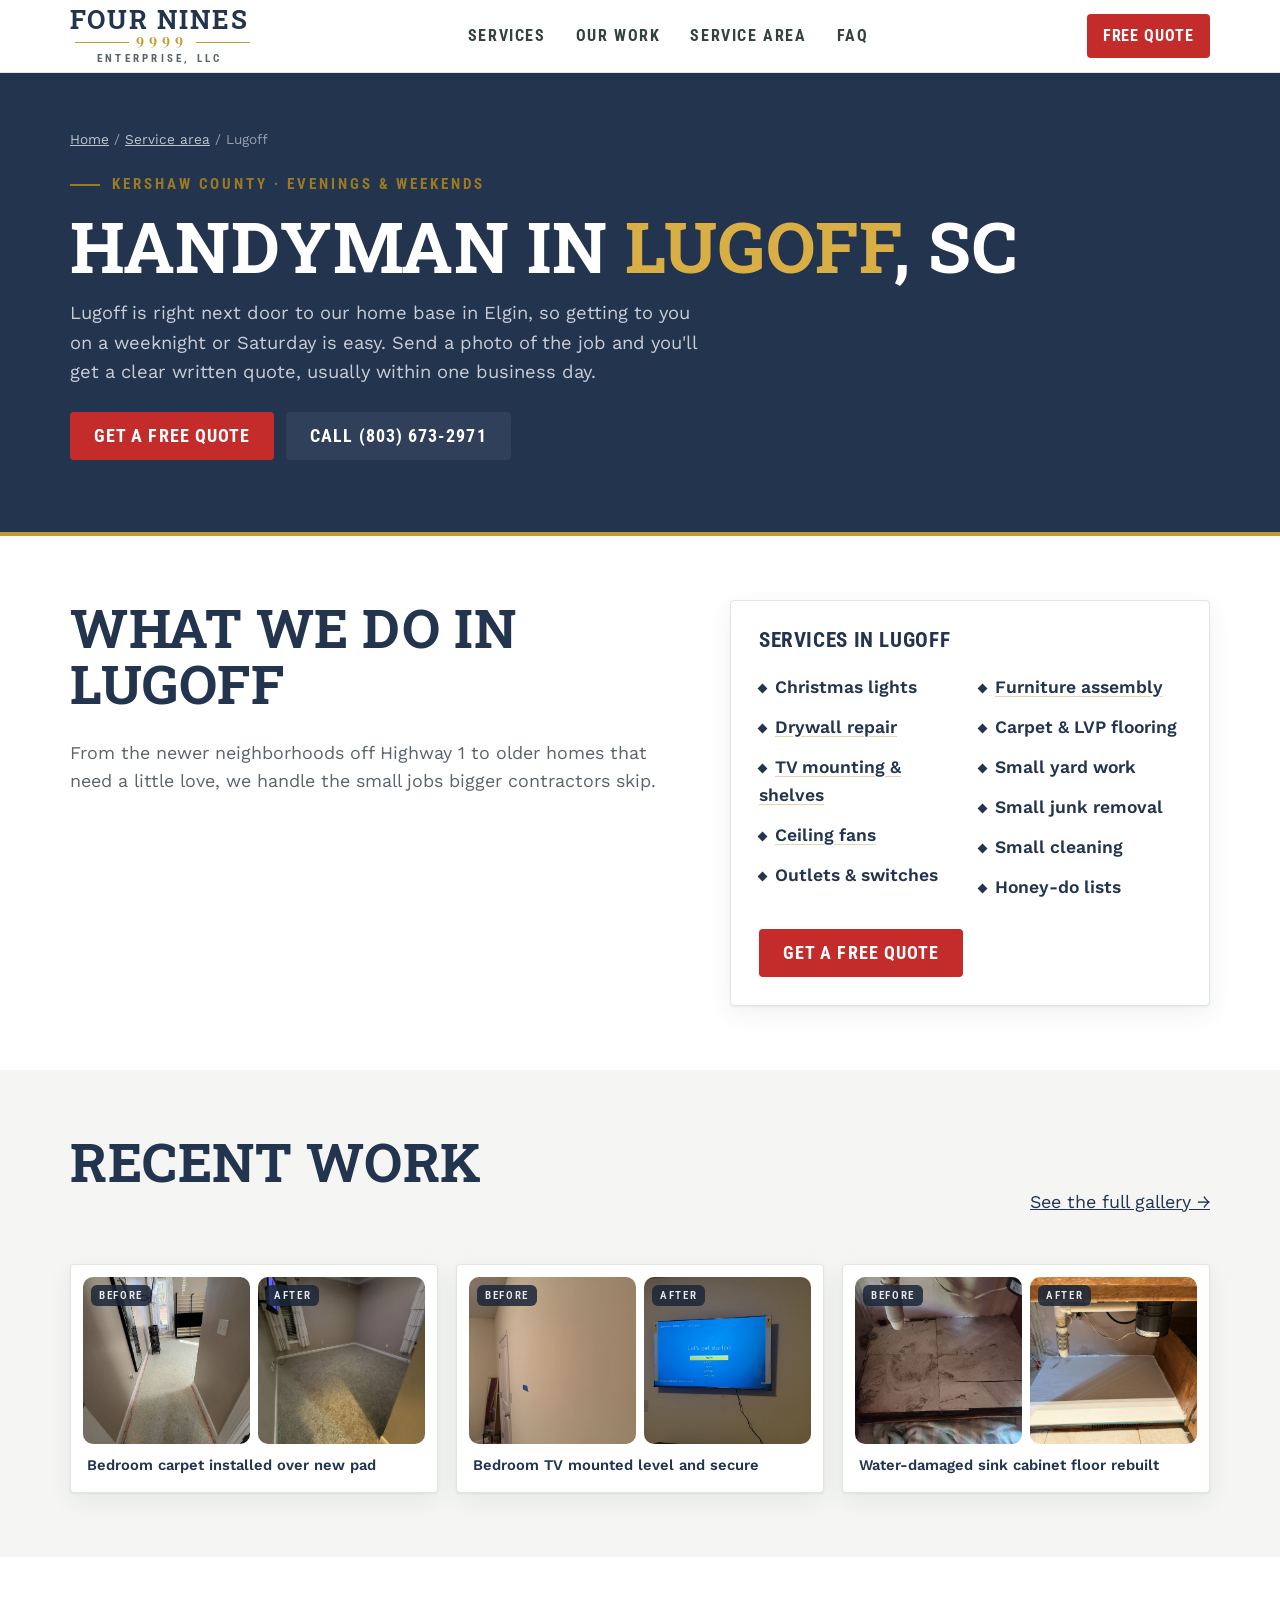
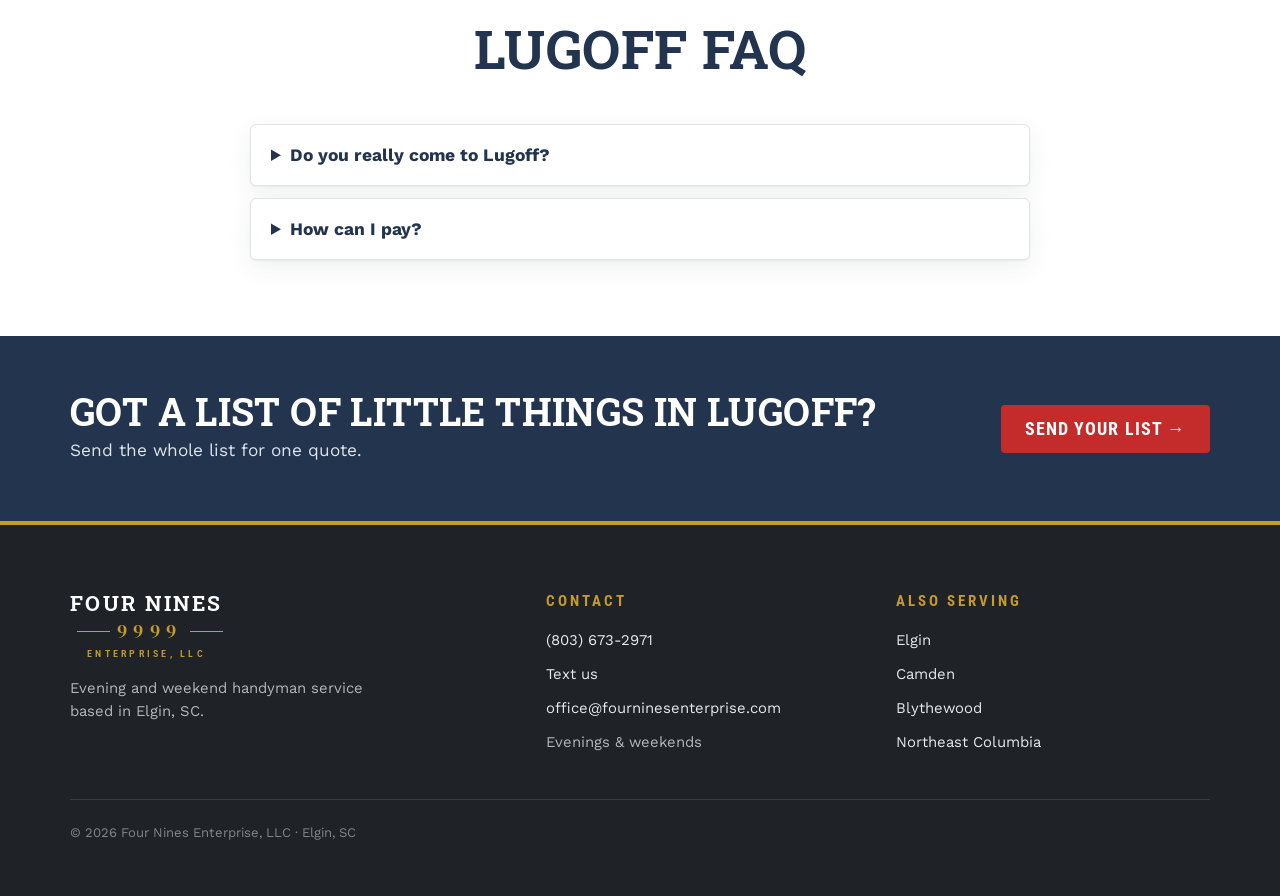
<file: handyman-lugoff-sc/index.html>
<!doctype html>
<html lang="en">
<head>
<meta charset="utf-8">
<meta name="viewport" content="width=device-width,initial-scale=1,viewport-fit=cover">
<title>Handyman in Lugoff, SC | Evenings &amp; Weekends | Four Nines</title>
<meta name="description" content="Evening and weekend handyman in Lugoff, SC: drywall, TV mounting, ceiling fans, flooring and more. Send a photo for a free written quote.">
<link rel="canonical" href="https://fourninesenterprise.com/handyman-lugoff-sc/">
<meta property="og:site_name" content="Four Nines Enterprise, LLC"><meta property="og:type" content="website"><meta property="og:url" content="https://fourninesenterprise.com/handyman-lugoff-sc/">
<meta property="og:title" content="Handyman in Lugoff, SC — Four Nines">
<meta property="og:description" content="Evenings and weekends, so you never take off work. Send a photo, get a price.">
<meta property="og:image" content="https://fourninesenterprise.com/img/share-lugoff.jpg"><meta name="twitter:card" content="summary_large_image"><meta name="twitter:image" content="https://fourninesenterprise.com/img/share-lugoff.jpg"><meta property="og:image:width" content="1200"><meta property="og:image:height" content="630"><meta property="og:image:alt" content="Four Nines Enterprise, LLC: evening and weekend handyman">
<meta name="theme-color" content="#23344F">
<link rel="icon" href="/favicon.svg" type="image/svg+xml">
<link rel="alternate icon" href="/favicon.ico">
<link rel="apple-touch-icon" href="/apple-touch-icon.png">
<link rel="preconnect" href="https://fonts.googleapis.com"><link rel="preconnect" href="https://fonts.gstatic.com" crossorigin>
<link href="https://fonts.googleapis.com/css2?family=DM+Serif+Display&family=Roboto+Slab:wght@600;700;800&family=Roboto+Condensed:wght@600;700&family=Work+Sans:wght@400;500;600;700&display=swap" rel="stylesheet">
<link rel="stylesheet" href="/site.css">
<link rel="stylesheet" href="/pro.css">
<script src="/config.js"></script>
<script type="application/ld+json">{"@context": "https://schema.org", "@type": "HomeAndConstructionBusiness", "name": "Four Nines Enterprise, LLC", "alternateName": "Four Nines", "url": "https://fourninesenterprise.com/handyman-lugoff-sc/", "image": "https://fourninesenterprise.com/img/carpet-after.jpg", "email": "office@fourninesenterprise.com", "telephone": "+1-803-673-2971", "description": "Evening and weekend handyman serving Lugoff, SC.", "address": {"@type": "PostalAddress", "addressLocality": "Elgin", "addressRegion": "SC", "postalCode": "29045", "addressCountry": "US"}, "areaServed": {"@type": "Place", "name": "Lugoff, SC"}, "makesOffer": [{"@type": "Offer", "itemOffered": {"@type": "Service", "name": "Drywall repair"}}, {"@type": "Offer", "itemOffered": {"@type": "Service", "name": "TV mounting & shelves"}}, {"@type": "Offer", "itemOffered": {"@type": "Service", "name": "Ceiling fans"}}, {"@type": "Offer", "itemOffered": {"@type": "Service", "name": "Outlets & switches"}}, {"@type": "Offer", "itemOffered": {"@type": "Service", "name": "Furniture assembly"}}, {"@type": "Offer", "itemOffered": {"@type": "Service", "name": "Carpet & LVP flooring"}}, {"@type": "Offer", "itemOffered": {"@type": "Service", "name": "Small yard work"}}, {"@type": "Offer", "itemOffered": {"@type": "Service", "name": "Small junk removal"}}, {"@type": "Offer", "itemOffered": {"@type": "Service", "name": "Small cleaning"}}, {"@type": "Offer", "itemOffered": {"@type": "Service", "name": "Honey-do lists"}}]}</script>
<script type="application/ld+json">{"@context": "https://schema.org", "@type": "FAQPage", "mainEntity": [{"@type": "Question", "name": "Do you really come to Lugoff?", "acceptedAnswer": {"@type": "Answer", "text": "Yes. Lugoff is part of our regular service area, and we're based nearby in Elgin."}}, {"@type": "Question", "name": "How can I pay?", "acceptedAnswer": {"@type": "Answer", "text": "Cash, Zelle, Venmo or Apple Pay."}}]}</script>
</head>
<body class="town-page">
<header class="top">
  <div class="wrap bar">
    <a class="brand" href="/" aria-label="Four Nines Enterprise, LLC home"><span class="wm"><b>Four Nines</b><span class="nn9">9999</span><small>ENTERPRISE, LLC</small></span></a>
    <nav class="nav" aria-label="Main"><a href="/#services">Services</a><a href="/#work">Our work</a><a href="/#area">Service area</a><a href="/#faq">FAQ</a></nav>
    <div style="display:flex;align-items:center;gap:18px"><a class="call" href="tel:8036732971">(803) 673-2971</a><a class="btn sm" href="/#fast">Free quote</a></div>
  </div>
</header>
<main id="top">
<section class="town-hero">
  <div class="wrap">
    <p class="crumbs"><a href="/">Home</a> / <a href="/#area">Service area</a> / Lugoff</p>
    <p class="eyebrow">Kershaw County · Evenings &amp; weekends</p>
    <h1>Handyman in <em>Lugoff</em>, SC</h1>
    <p class="sub">Lugoff is right next door to our home base in Elgin, so getting to you on a weeknight or Saturday is easy. Send a photo of the job and you&#x27;ll get a clear written quote, usually within one business day.</p>
    <div class="ctas"><a class="btn brass" href="/#fast">Get a free quote</a><a class="btn line" href="tel:8036732971">Call (803) 673-2971</a></div>
  </div>
</section>

<section class="sec">
  <div class="wrap town-grid">
    <div>
      <h2>What we do in <em>Lugoff</em></h2>
      <p class="lede">From the newer neighborhoods off Highway 1 to older homes that need a little love, we handle the small jobs bigger contractors skip.</p>
    </div>
    <div class="card town-svcs">
      <h3>Services in Lugoff</h3>
      <ul><li>Christmas lights</li><li><a href="/drywall-repair-elgin-sc/">Drywall repair</a></li><li><a href="/tv-mounting-elgin-sc/">TV mounting &amp; shelves</a></li><li><a href="/ceiling-fan-installation-elgin-sc/">Ceiling fans</a></li><li>Outlets &amp; switches</li><li><a href="/furniture-assembly-elgin-sc/">Furniture assembly</a></li><li>Carpet &amp; LVP flooring</li><li>Small yard work</li><li>Small junk removal</li><li>Small cleaning</li><li>Honey-do lists</li></ul>
      <a class="btn brass" href="/#fast">Get a free quote</a>
    </div>
  </div>
</section>

<section class="sec alt-est">
  <div class="wrap">
    <div class="sec-head"><div><h2>Recent <em>work</em></h2></div>
      <p class="lede" style="margin:0"><a href="/#work">See the full gallery →</a></p></div>
    <div class="ba-grid"><figure class="ba"><div class="pair"><div><img src="/img/carpet-before.jpg" alt="Before: Bedroom carpet installed over new pad" loading="lazy"><span>Before</span></div><div><img src="/img/carpet-after.jpg" alt="After: Bedroom carpet installed over new pad" loading="lazy"><span>After</span></div></div><figcaption>Bedroom carpet installed over new pad</figcaption></figure><figure class="ba"><div class="pair"><div><img src="/img/tv-before.jpg" alt="Before: Bedroom TV mounted level and secure" loading="lazy"><span>Before</span></div><div><img src="/img/tv-after.jpg" alt="After: Bedroom TV mounted level and secure" loading="lazy"><span>After</span></div></div><figcaption>Bedroom TV mounted level and secure</figcaption></figure><figure class="ba"><div class="pair"><div><img src="/img/sink-before.jpg" alt="Before: Water-damaged sink cabinet floor rebuilt" loading="lazy"><span>Before</span></div><div><img src="/img/sink-after.jpg" alt="After: Water-damaged sink cabinet floor rebuilt" loading="lazy"><span>After</span></div></div><figcaption>Water-damaged sink cabinet floor rebuilt</figcaption></figure></div>
  </div>
</section>

<section class="sec">
  <div class="wrap" style="max-width:820px">
    <div class="sec-head center"><h2>Lugoff FAQ</h2></div>
    <div class="town-faq"><details><summary>Do you really come to Lugoff?</summary><p>Yes. Lugoff is part of our regular service area, and we&#x27;re based nearby in Elgin.</p></details><details><summary>How can I pay?</summary><p>Cash, Zelle, Venmo or Apple Pay.</p></details></div>
  </div>
</section>

<section class="band">
  <div class="wrap">
    <div><h2>Got a list of little things in Lugoff?</h2><p>Send the whole list for one quote.</p></div>
    <a class="btn" href="/#fast">Send your list →</a>
  </div>
</section>
</main>

<footer>
  <div class="wrap">
    <div class="cols">
      <div>
        <div class="flogo"><span class="w">Four Nines</span><span class="nn9">9999</span><span class="e">ENTERPRISE, LLC</span></div>
        <p style="margin-top:18px;max-width:34ch">Evening and weekend handyman service based in Elgin, SC.</p>
      </div>
      <div><h4>Contact</h4><ul><li><a href="tel:8036732971">(803) 673-2971</a></li><li><a href="sms:8036732971">Text us</a></li><li><a href="mailto:office@fourninesenterprise.com">office@fourninesenterprise.com</a></li><li>Evenings &amp; weekends</li></ul></div>
      <div><h4>Also serving</h4><ul><li><a href="/">Elgin</a></li><li><a href="/handyman-camden-sc/">Camden</a></li><li><a href="/handyman-blythewood-sc/">Blythewood</a></li><li><a href="/handyman-northeast-columbia-sc/">Northeast Columbia</a></li></ul></div>
    </div>
    <p class="legal">© 2026 Four Nines Enterprise, LLC · Elgin, SC</p>
  </div>
</footer>
<script src="/fx-ui.js"></script>
<script src="/track.js"></script>
</body>
</html>
</file>
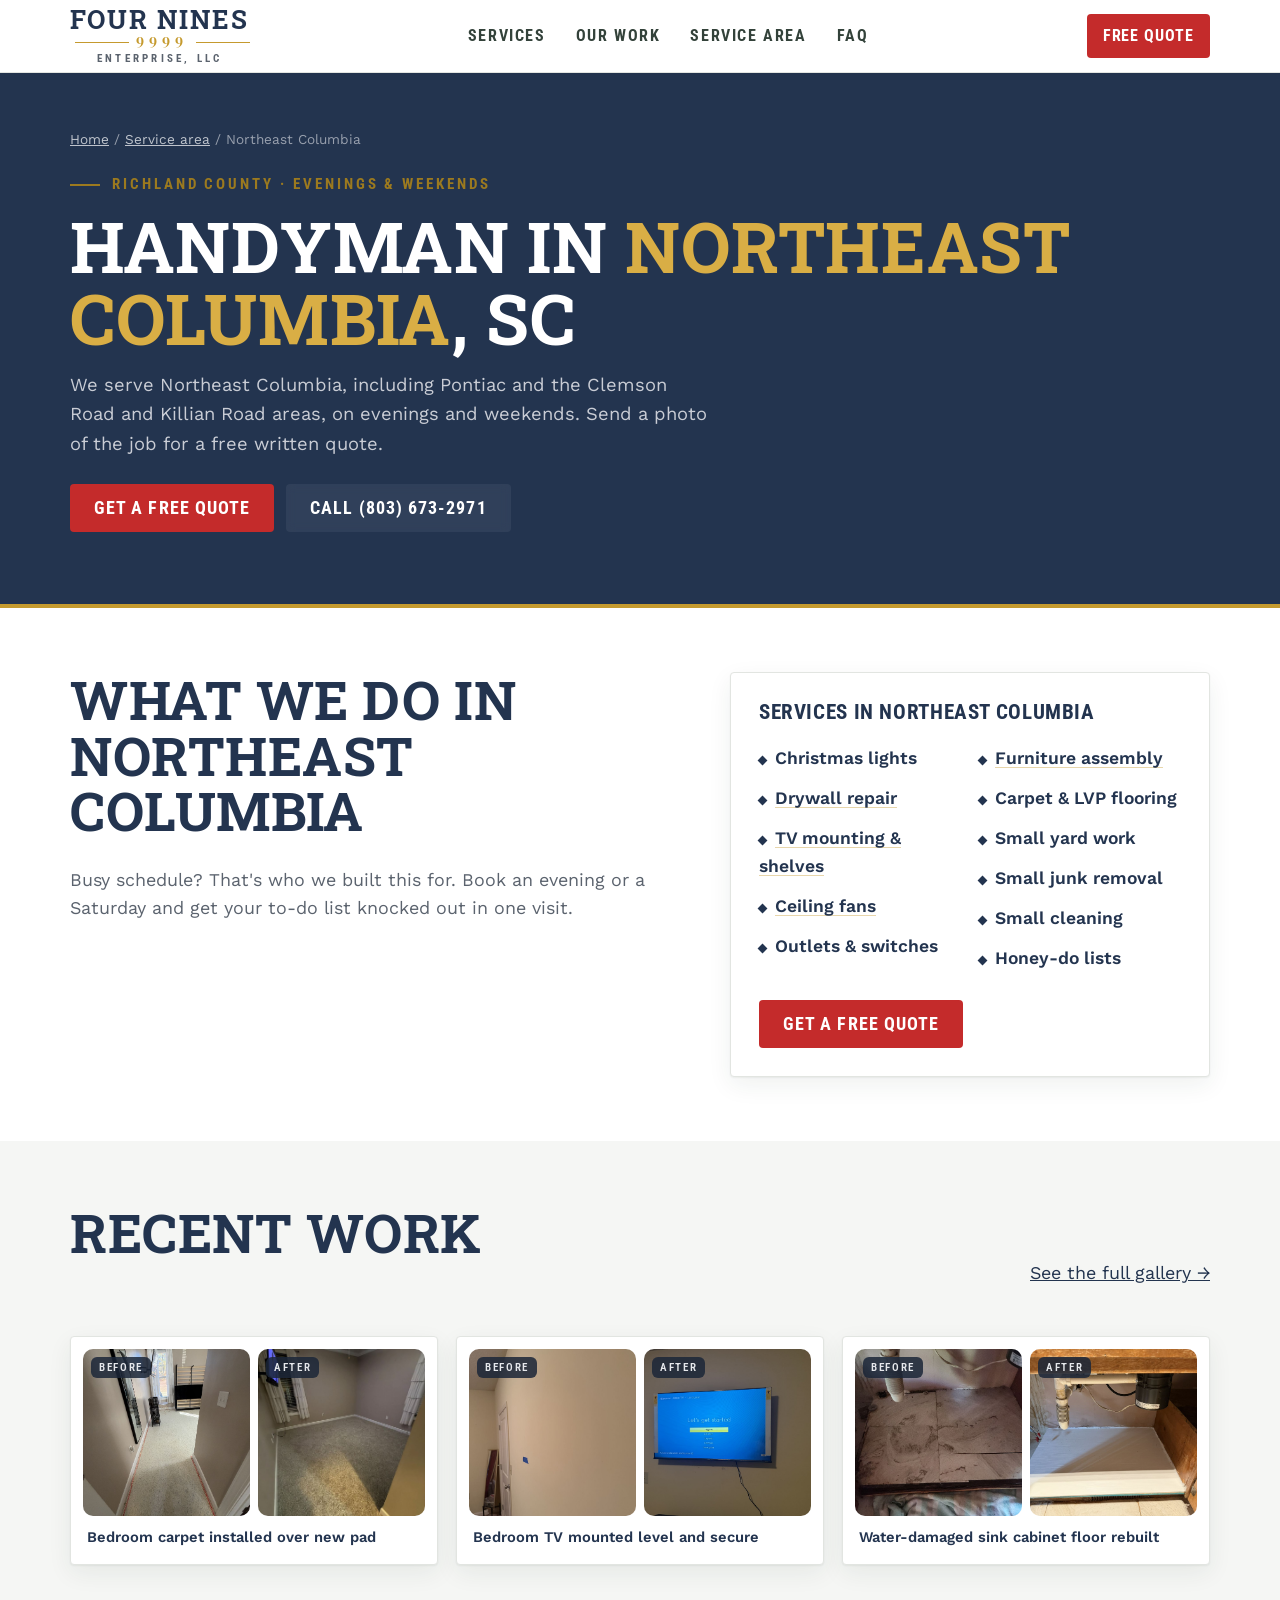
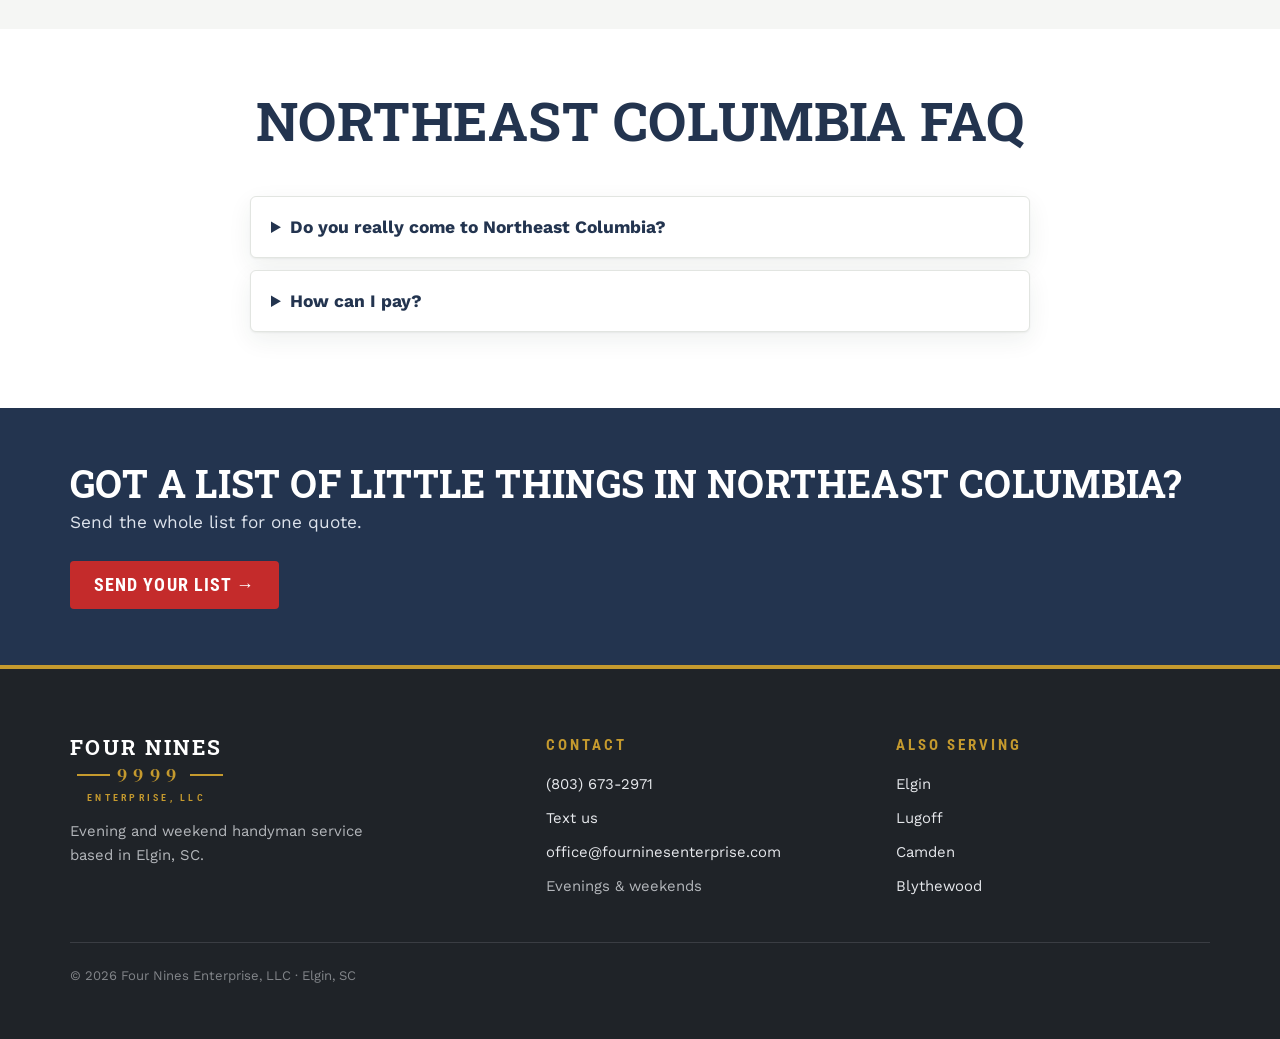
<file: handyman-northeast-columbia-sc/index.html>
<!doctype html>
<html lang="en">
<head>
<meta charset="utf-8">
<meta name="viewport" content="width=device-width,initial-scale=1,viewport-fit=cover">
<title>Handyman in Northeast Columbia, SC | Four Nines</title>
<meta name="description" content="Evening and weekend handyman in Northeast Columbia, SC: drywall, TV mounting, ceiling fans, flooring and more. Send a photo for a free written quote.">
<link rel="canonical" href="https://fourninesenterprise.com/handyman-northeast-columbia-sc/">
<meta property="og:site_name" content="Four Nines Enterprise, LLC"><meta property="og:type" content="website"><meta property="og:url" content="https://fourninesenterprise.com/handyman-northeast-columbia-sc/">
<meta property="og:title" content="Handyman in Northeast Columbia, SC — Four Nines">
<meta property="og:description" content="Evenings and weekends, so you never take off work. Send a photo, get a price.">
<meta property="og:image" content="https://fourninesenterprise.com/img/share-northeast-columbia.jpg"><meta name="twitter:card" content="summary_large_image"><meta name="twitter:image" content="https://fourninesenterprise.com/img/share-northeast-columbia.jpg"><meta property="og:image:width" content="1200"><meta property="og:image:height" content="630"><meta property="og:image:alt" content="Four Nines Enterprise, LLC: evening and weekend handyman">
<meta name="theme-color" content="#23344F">
<link rel="icon" href="/favicon.svg" type="image/svg+xml">
<link rel="alternate icon" href="/favicon.ico">
<link rel="apple-touch-icon" href="/apple-touch-icon.png">
<link rel="preconnect" href="https://fonts.googleapis.com"><link rel="preconnect" href="https://fonts.gstatic.com" crossorigin>
<link href="https://fonts.googleapis.com/css2?family=DM+Serif+Display&family=Roboto+Slab:wght@600;700;800&family=Roboto+Condensed:wght@600;700&family=Work+Sans:wght@400;500;600;700&display=swap" rel="stylesheet">
<link rel="stylesheet" href="/site.css">
<link rel="stylesheet" href="/pro.css">
<script src="/config.js"></script>
<script type="application/ld+json">{"@context": "https://schema.org", "@type": "HomeAndConstructionBusiness", "name": "Four Nines Enterprise, LLC", "alternateName": "Four Nines", "url": "https://fourninesenterprise.com/handyman-northeast-columbia-sc/", "image": "https://fourninesenterprise.com/img/carpet-after.jpg", "email": "office@fourninesenterprise.com", "telephone": "+1-803-673-2971", "description": "Evening and weekend handyman serving Northeast Columbia, SC.", "address": {"@type": "PostalAddress", "addressLocality": "Elgin", "addressRegion": "SC", "postalCode": "29045", "addressCountry": "US"}, "areaServed": {"@type": "Place", "name": "Northeast Columbia, SC"}, "makesOffer": [{"@type": "Offer", "itemOffered": {"@type": "Service", "name": "Drywall repair"}}, {"@type": "Offer", "itemOffered": {"@type": "Service", "name": "TV mounting & shelves"}}, {"@type": "Offer", "itemOffered": {"@type": "Service", "name": "Ceiling fans"}}, {"@type": "Offer", "itemOffered": {"@type": "Service", "name": "Outlets & switches"}}, {"@type": "Offer", "itemOffered": {"@type": "Service", "name": "Furniture assembly"}}, {"@type": "Offer", "itemOffered": {"@type": "Service", "name": "Carpet & LVP flooring"}}, {"@type": "Offer", "itemOffered": {"@type": "Service", "name": "Small yard work"}}, {"@type": "Offer", "itemOffered": {"@type": "Service", "name": "Small junk removal"}}, {"@type": "Offer", "itemOffered": {"@type": "Service", "name": "Small cleaning"}}, {"@type": "Offer", "itemOffered": {"@type": "Service", "name": "Honey-do lists"}}]}</script>
<script type="application/ld+json">{"@context": "https://schema.org", "@type": "FAQPage", "mainEntity": [{"@type": "Question", "name": "Do you really come to Northeast Columbia?", "acceptedAnswer": {"@type": "Answer", "text": "Yes. Northeast Columbia is part of our regular service area, and we're based nearby in Elgin."}}, {"@type": "Question", "name": "How can I pay?", "acceptedAnswer": {"@type": "Answer", "text": "Cash, Zelle, Venmo or Apple Pay."}}]}</script>
</head>
<body class="town-page">
<header class="top">
  <div class="wrap bar">
    <a class="brand" href="/" aria-label="Four Nines Enterprise, LLC home"><span class="wm"><b>Four Nines</b><span class="nn9">9999</span><small>ENTERPRISE, LLC</small></span></a>
    <nav class="nav" aria-label="Main"><a href="/#services">Services</a><a href="/#work">Our work</a><a href="/#area">Service area</a><a href="/#faq">FAQ</a></nav>
    <div style="display:flex;align-items:center;gap:18px"><a class="call" href="tel:8036732971">(803) 673-2971</a><a class="btn sm" href="/#fast">Free quote</a></div>
  </div>
</header>
<main id="top">
<section class="town-hero">
  <div class="wrap">
    <p class="crumbs"><a href="/">Home</a> / <a href="/#area">Service area</a> / Northeast Columbia</p>
    <p class="eyebrow">Richland County · Evenings &amp; weekends</p>
    <h1>Handyman in <em>Northeast Columbia</em>, SC</h1>
    <p class="sub">We serve Northeast Columbia, including Pontiac and the Clemson Road and Killian Road areas, on evenings and weekends. Send a photo of the job for a free written quote.</p>
    <div class="ctas"><a class="btn brass" href="/#fast">Get a free quote</a><a class="btn line" href="tel:8036732971">Call (803) 673-2971</a></div>
  </div>
</section>

<section class="sec">
  <div class="wrap town-grid">
    <div>
      <h2>What we do in <em>Northeast Columbia</em></h2>
      <p class="lede">Busy schedule? That&#x27;s who we built this for. Book an evening or a Saturday and get your to-do list knocked out in one visit.</p>
    </div>
    <div class="card town-svcs">
      <h3>Services in Northeast Columbia</h3>
      <ul><li>Christmas lights</li><li><a href="/drywall-repair-elgin-sc/">Drywall repair</a></li><li><a href="/tv-mounting-elgin-sc/">TV mounting &amp; shelves</a></li><li><a href="/ceiling-fan-installation-elgin-sc/">Ceiling fans</a></li><li>Outlets &amp; switches</li><li><a href="/furniture-assembly-elgin-sc/">Furniture assembly</a></li><li>Carpet &amp; LVP flooring</li><li>Small yard work</li><li>Small junk removal</li><li>Small cleaning</li><li>Honey-do lists</li></ul>
      <a class="btn brass" href="/#fast">Get a free quote</a>
    </div>
  </div>
</section>

<section class="sec alt-est">
  <div class="wrap">
    <div class="sec-head"><div><h2>Recent <em>work</em></h2></div>
      <p class="lede" style="margin:0"><a href="/#work">See the full gallery →</a></p></div>
    <div class="ba-grid"><figure class="ba"><div class="pair"><div><img src="/img/carpet-before.jpg" alt="Before: Bedroom carpet installed over new pad" loading="lazy"><span>Before</span></div><div><img src="/img/carpet-after.jpg" alt="After: Bedroom carpet installed over new pad" loading="lazy"><span>After</span></div></div><figcaption>Bedroom carpet installed over new pad</figcaption></figure><figure class="ba"><div class="pair"><div><img src="/img/tv-before.jpg" alt="Before: Bedroom TV mounted level and secure" loading="lazy"><span>Before</span></div><div><img src="/img/tv-after.jpg" alt="After: Bedroom TV mounted level and secure" loading="lazy"><span>After</span></div></div><figcaption>Bedroom TV mounted level and secure</figcaption></figure><figure class="ba"><div class="pair"><div><img src="/img/sink-before.jpg" alt="Before: Water-damaged sink cabinet floor rebuilt" loading="lazy"><span>Before</span></div><div><img src="/img/sink-after.jpg" alt="After: Water-damaged sink cabinet floor rebuilt" loading="lazy"><span>After</span></div></div><figcaption>Water-damaged sink cabinet floor rebuilt</figcaption></figure></div>
  </div>
</section>

<section class="sec">
  <div class="wrap" style="max-width:820px">
    <div class="sec-head center"><h2>Northeast Columbia FAQ</h2></div>
    <div class="town-faq"><details><summary>Do you really come to Northeast Columbia?</summary><p>Yes. Northeast Columbia is part of our regular service area, and we&#x27;re based nearby in Elgin.</p></details><details><summary>How can I pay?</summary><p>Cash, Zelle, Venmo or Apple Pay.</p></details></div>
  </div>
</section>

<section class="band">
  <div class="wrap">
    <div><h2>Got a list of little things in Northeast Columbia?</h2><p>Send the whole list for one quote.</p></div>
    <a class="btn" href="/#fast">Send your list →</a>
  </div>
</section>
</main>

<footer>
  <div class="wrap">
    <div class="cols">
      <div>
        <div class="flogo"><span class="w">Four Nines</span><span class="nn9">9999</span><span class="e">ENTERPRISE, LLC</span></div>
        <p style="margin-top:18px;max-width:34ch">Evening and weekend handyman service based in Elgin, SC.</p>
      </div>
      <div><h4>Contact</h4><ul><li><a href="tel:8036732971">(803) 673-2971</a></li><li><a href="sms:8036732971">Text us</a></li><li><a href="mailto:office@fourninesenterprise.com">office@fourninesenterprise.com</a></li><li>Evenings &amp; weekends</li></ul></div>
      <div><h4>Also serving</h4><ul><li><a href="/">Elgin</a></li><li><a href="/handyman-lugoff-sc/">Lugoff</a></li><li><a href="/handyman-camden-sc/">Camden</a></li><li><a href="/handyman-blythewood-sc/">Blythewood</a></li></ul></div>
    </div>
    <p class="legal">© 2026 Four Nines Enterprise, LLC · Elgin, SC</p>
  </div>
</footer>
<script src="/fx-ui.js"></script>
<script src="/track.js"></script>
</body>
</html>
</file>
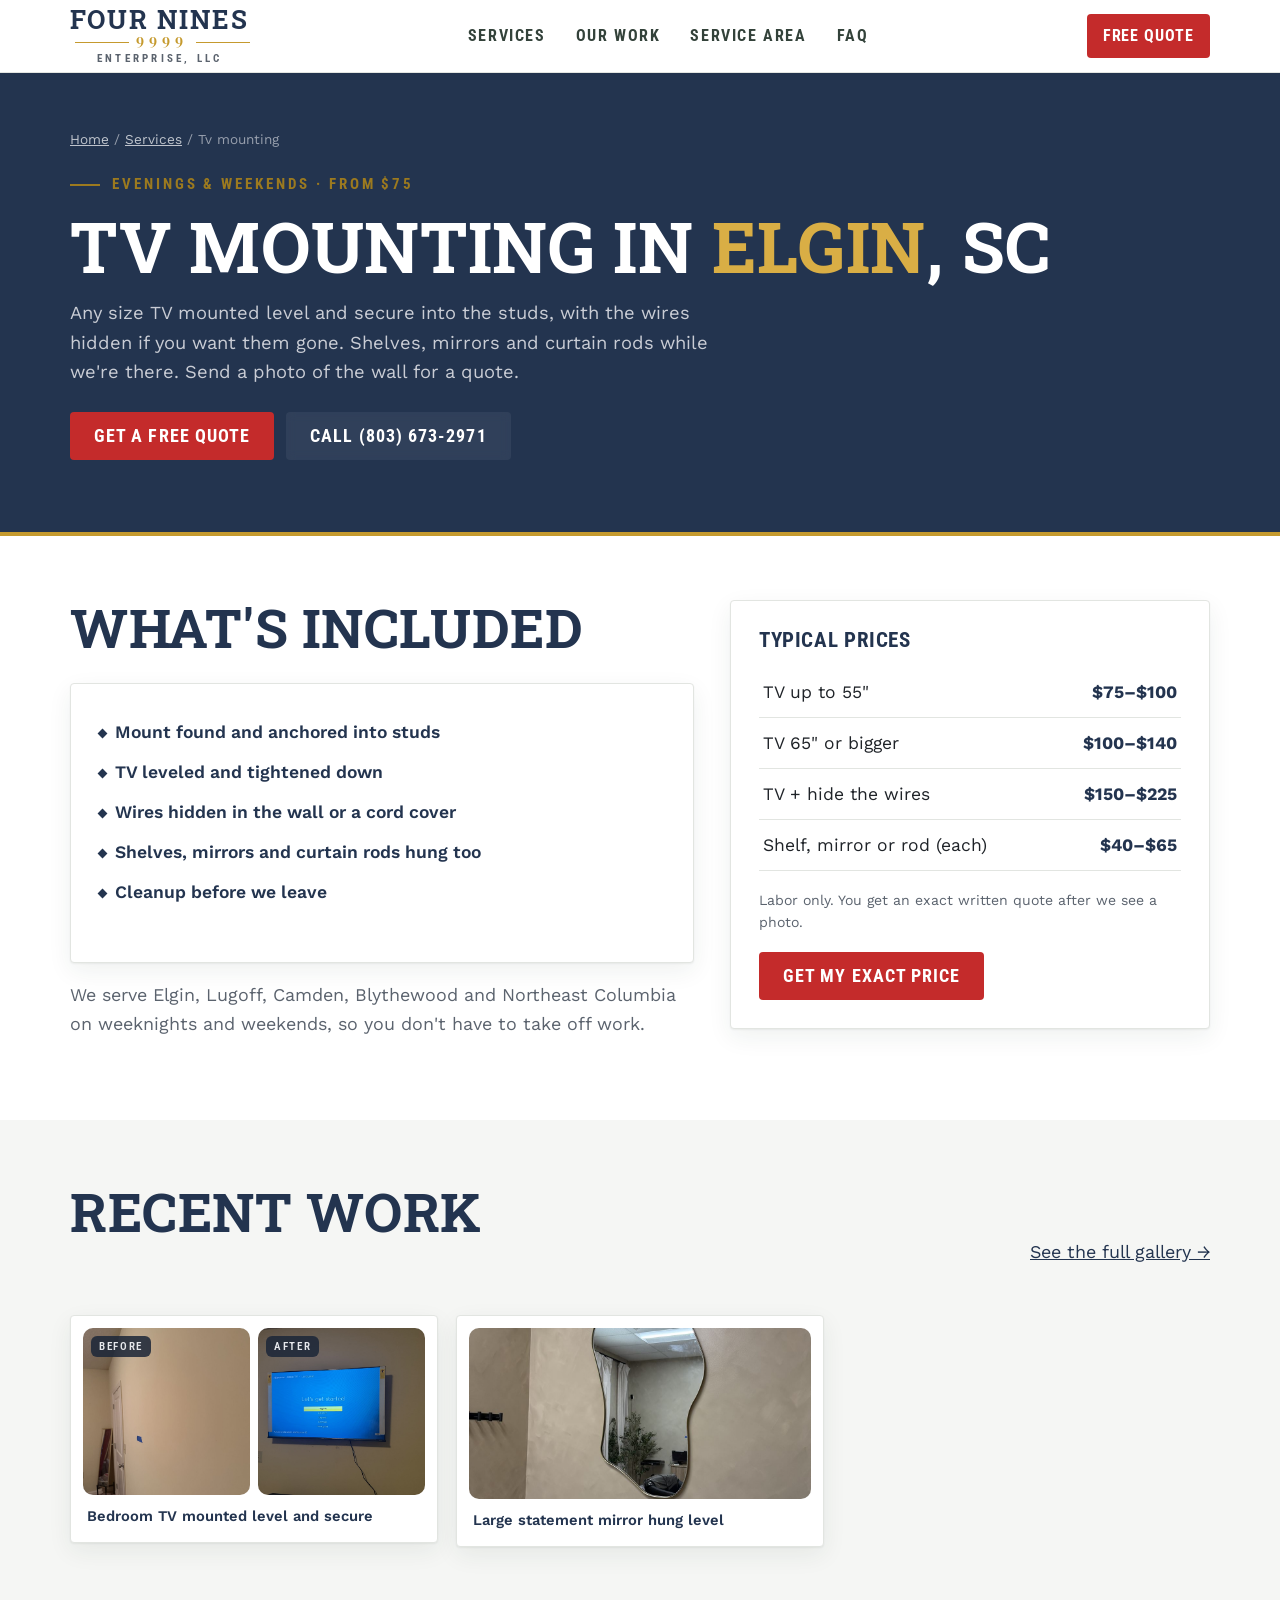
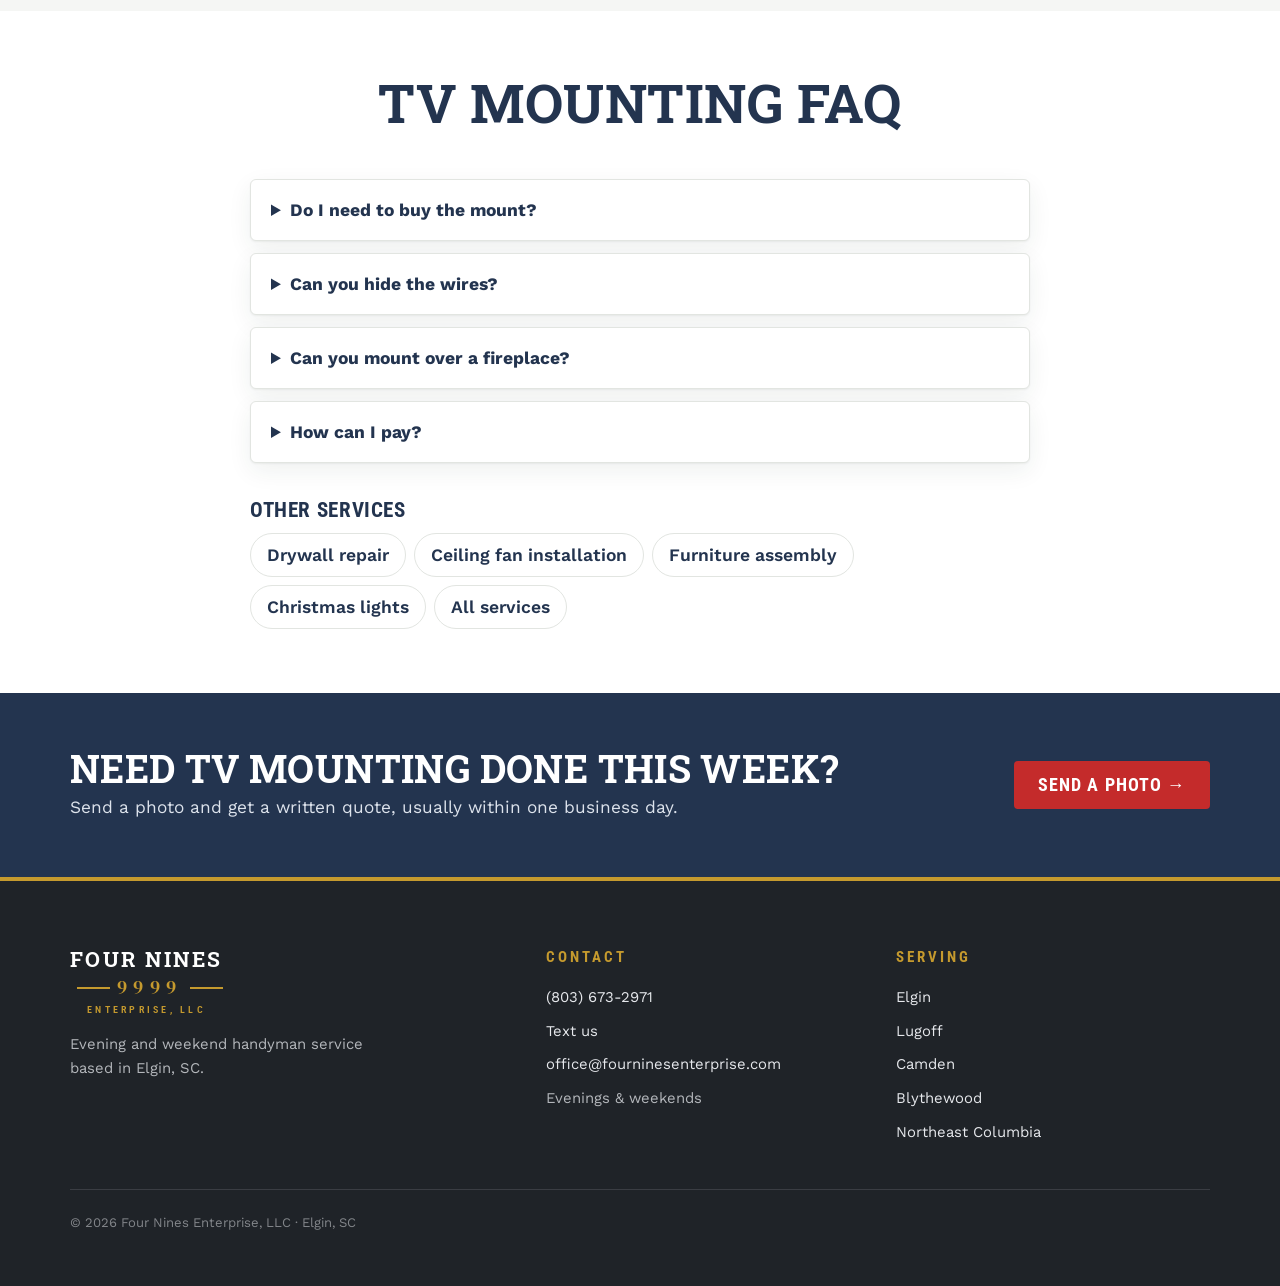
<file: tv-mounting-elgin-sc/index.html>
<!doctype html>
<html lang="en">
<head>
<meta charset="utf-8">
<meta name="viewport" content="width=device-width,initial-scale=1,viewport-fit=cover">
<title>TV Mounting in Elgin, SC | From $75 | Four Nines</title>
<meta name="description" content="TV mounting in Elgin, Lugoff, Camden and Blythewood, SC. Any size TV mounted level and secure, wires hidden. Evenings and weekends. From $75.">
<link rel="canonical" href="https://fourninesenterprise.com/tv-mounting-elgin-sc/">
<meta property="og:site_name" content="Four Nines Enterprise, LLC"><meta property="og:type" content="website"><meta property="og:url" content="https://fourninesenterprise.com/tv-mounting-elgin-sc/">
<meta property="og:title" content="Tv mounting in Elgin, SC — Four Nines">
<meta property="og:description" content="Evenings and weekends, so you never take off work. Send a photo, get a price.">
<meta property="og:image" content="https://fourninesenterprise.com/img/share-card.jpg"><meta name="twitter:card" content="summary_large_image"><meta name="twitter:image" content="https://fourninesenterprise.com/img/share-card.jpg"><meta property="og:image:width" content="1200"><meta property="og:image:height" content="630">
<meta name="theme-color" content="#23344F">
<link rel="icon" href="/favicon.svg" type="image/svg+xml">
<link rel="alternate icon" href="/favicon.ico">
<link rel="apple-touch-icon" href="/apple-touch-icon.png">
<link rel="preconnect" href="https://fonts.googleapis.com"><link rel="preconnect" href="https://fonts.gstatic.com" crossorigin>
<link href="https://fonts.googleapis.com/css2?family=DM+Serif+Display&family=Roboto+Slab:wght@600;700;800&family=Roboto+Condensed:wght@600;700&family=Work+Sans:wght@400;500;600;700&display=swap" rel="stylesheet">
<link rel="stylesheet" href="/site.css">
<link rel="stylesheet" href="/pro.css">
<script src="/config.js"></script>
<script type="application/ld+json">{"@context": "https://schema.org", "@type": "Service", "name": "Tv mounting in Elgin, SC", "serviceType": "TV mounting & shelves", "url": "https://fourninesenterprise.com/tv-mounting-elgin-sc/", "provider": {"@type": "HomeAndConstructionBusiness", "name": "Four Nines Enterprise, LLC", "telephone": "+1-803-673-2971", "url": "https://fourninesenterprise.com/", "address": {"@type": "PostalAddress", "addressLocality": "Elgin", "addressRegion": "SC", "postalCode": "29045", "addressCountry": "US"}}, "areaServed": [{"@type": "Place", "name": "Elgin, SC"}, {"@type": "Place", "name": "Lugoff, SC"}, {"@type": "Place", "name": "Camden, SC"}, {"@type": "Place", "name": "Blythewood, SC"}, {"@type": "Place", "name": "Northeast Columbia, SC"}], "offers": {"@type": "AggregateOffer", "priceCurrency": "USD", "lowPrice": 40, "highPrice": 225}}</script>
<script type="application/ld+json">{"@context": "https://schema.org", "@type": "FAQPage", "mainEntity": [{"@type": "Question", "name": "Do I need to buy the mount?", "acceptedAnswer": {"@type": "Answer", "text": "You can buy your own mount, or we can pick one up for you. If we buy it, the cost of the mount is due before we buy it."}}, {"@type": "Question", "name": "Can you hide the wires?", "acceptedAnswer": {"@type": "Answer", "text": "Yes. We can run them inside the wall or cover them with a paintable cord cover, depending on the wall."}}, {"@type": "Question", "name": "Can you mount over a fireplace?", "acceptedAnswer": {"@type": "Answer", "text": "Usually, yes. Send a photo of the fireplace wall and we will tell you what it takes."}}, {"@type": "Question", "name": "How can I pay?", "acceptedAnswer": {"@type": "Answer", "text": "Cash, Zelle, Venmo or Apple Pay."}}]}</script>
<script type="application/ld+json">{"@context": "https://schema.org", "@type": "BreadcrumbList", "itemListElement": [{"@type": "ListItem", "position": 1, "name": "Home", "item": "https://fourninesenterprise.com/"}, {"@type": "ListItem", "position": 2, "name": "Tv mounting", "item": "https://fourninesenterprise.com/tv-mounting-elgin-sc/"}]}</script>
<style>.price-tbl{width:100%;border-collapse:collapse;margin:6px 0 18px}.price-tbl td{padding:11px 4px;border-bottom:1px solid var(--edge,#E1E4EA)}.price-tbl td:last-child{text-align:right;font-weight:700;white-space:nowrap;color:var(--teal)}.price-note{font-size:.88rem;color:var(--muted);margin:0 0 18px}.svc-more{list-style:none;padding:0;margin:8px 0 0;display:flex;flex-wrap:wrap;gap:8px}.svc-more a{display:inline-flex;align-items:center;min-height:44px;padding:0 16px;border:1.5px solid var(--edge,#E1E4EA);border-radius:30px;font-weight:600;text-decoration:none;color:var(--teal);background:#fff}</style>
</head>
<body class="town-page">
<header class="top">
  <div class="wrap bar">
    <a class="brand" href="/" aria-label="Four Nines Enterprise, LLC home"><span class="wm"><b>Four Nines</b><span class="nn9">9999</span><small>ENTERPRISE, LLC</small></span></a>
    <nav class="nav" aria-label="Main"><a href="/#services">Services</a><a href="/#work">Our work</a><a href="/#area">Service area</a><a href="/#faq">FAQ</a></nav>
    <div style="display:flex;align-items:center;gap:18px"><a class="call" href="tel:8036732971">(803) 673-2971</a><a class="btn sm" href="/#fast">Free quote</a></div>
  </div>
</header>
<main id="top">
<section class="town-hero">
  <div class="wrap">
    <p class="crumbs"><a href="/">Home</a> / <a href="/#services">Services</a> / Tv mounting</p>
    <p class="eyebrow">Evenings &amp; weekends · From $75</p>
    <h1>TV mounting in <em>Elgin</em>, SC</h1>
    <p class="sub">Any size TV mounted level and secure into the studs, with the wires hidden if you want them gone. Shelves, mirrors and curtain rods while we&#x27;re there. Send a photo of the wall for a quote.</p>
    <div class="ctas"><a class="btn brass" href="/?s=TV%20mounting%20%26%20shelves#fast">Get a free quote</a><a class="btn line" href="tel:8036732971">Call (803) 673-2971</a></div>
  </div>
</section>

<section class="sec">
  <div class="wrap town-grid">
    <div>
      <h2>What's <em>included</em></h2>
      <div class="card town-svcs" style="margin-top:14px"><ul style="columns:1"><li>Mount found and anchored into studs</li><li>TV leveled and tightened down</li><li>Wires hidden in the wall or a cord cover</li><li>Shelves, mirrors and curtain rods hung too</li><li>Cleanup before we leave</li></ul></div>
      <p class="lede" style="margin-top:18px">We serve Elgin, Lugoff, Camden, Blythewood and Northeast Columbia on weeknights and weekends, so you don't have to take off work.</p>
    </div>
    <div class="card town-svcs">
      <h3>Typical prices</h3>
      <table class="price-tbl"><tbody><tr><td>TV up to 55&quot;</td><td>$75–$100</td></tr><tr><td>TV 65&quot; or bigger</td><td>$100–$140</td></tr><tr><td>TV + hide the wires</td><td>$150–$225</td></tr><tr><td>Shelf, mirror or rod (each)</td><td>$40–$65</td></tr></tbody></table>
      <p class="price-note">Labor only. You get an exact written quote after we see a photo.</p>
      <a class="btn brass" href="/?s=TV%20mounting%20%26%20shelves#fast">Get my exact price</a>
    </div>
  </div>
</section>

<section class="sec alt-est">
  <div class="wrap">
    <div class="sec-head"><div><h2>Recent <em>work</em></h2></div>
      <p class="lede" style="margin:0"><a href="/#work">See the full gallery →</a></p></div>
    <div class="ba-grid"><figure class="ba"><div class="pair"><div><img src="/img/tv-before.jpg" alt="Before: Bedroom TV mounted level and secure" loading="lazy"><span>Before</span></div><div><img src="/img/tv-after.jpg" alt="After: Bedroom TV mounted level and secure" loading="lazy"><span>After</span></div></div><figcaption>Bedroom TV mounted level and secure</figcaption></figure><figure class="ba"><div class="pair"><div style="grid-column:1/-1"><img src="/img/mirror.jpg" alt="Large statement mirror hung level" loading="lazy"></div></div><figcaption>Large statement mirror hung level</figcaption></figure></div>
  </div>
</section>

<section class="sec">
  <div class="wrap" style="max-width:820px">
    <div class="sec-head center"><h2>Tv mounting FAQ</h2></div>
    <div class="town-faq"><details><summary>Do I need to buy the mount?</summary><p>You can buy your own mount, or we can pick one up for you. If we buy it, the cost of the mount is due before we buy it.</p></details><details><summary>Can you hide the wires?</summary><p>Yes. We can run them inside the wall or cover them with a paintable cord cover, depending on the wall.</p></details><details><summary>Can you mount over a fireplace?</summary><p>Usually, yes. Send a photo of the fireplace wall and we will tell you what it takes.</p></details><details><summary>How can I pay?</summary><p>Cash, Zelle, Venmo or Apple Pay.</p></details></div>
    <h3 style="margin-top:36px">Other services</h3>
    <ul class="svc-more"><li><a href="/drywall-repair-elgin-sc/">Drywall repair</a></li><li><a href="/ceiling-fan-installation-elgin-sc/">Ceiling fan installation</a></li><li><a href="/furniture-assembly-elgin-sc/">Furniture assembly</a></li><li><a href="/christmas-lights/">Christmas lights</a></li><li><a href="/#services">All services</a></li></ul>
  </div>
</section>

<section class="band">
  <div class="wrap">
    <div><h2>Need TV mounting done this week?</h2><p>Send a photo and get a written quote, usually within one business day.</p></div>
    <a class="btn" href="/?s=TV%20mounting%20%26%20shelves#fast">Send a photo →</a>
  </div>
</section>
</main>

<footer>
  <div class="wrap">
    <div class="cols">
      <div>
        <div class="flogo"><span class="w">Four Nines</span><span class="nn9">9999</span><span class="e">ENTERPRISE, LLC</span></div>
        <p style="margin-top:18px;max-width:34ch">Evening and weekend handyman service based in Elgin, SC.</p>
      </div>
      <div><h4>Contact</h4><ul><li><a href="tel:8036732971">(803) 673-2971</a></li><li><a href="sms:8036732971">Text us</a></li><li><a href="mailto:office@fourninesenterprise.com">office@fourninesenterprise.com</a></li><li>Evenings &amp; weekends</li></ul></div>
      <div><h4>Serving</h4><ul><li><a href="/">Elgin</a></li><li><a href="/handyman-lugoff-sc/">Lugoff</a></li><li><a href="/handyman-camden-sc/">Camden</a></li><li><a href="/handyman-blythewood-sc/">Blythewood</a></li><li><a href="/handyman-northeast-columbia-sc/">Northeast Columbia</a></li></ul></div>
    </div>
    <p class="legal">© 2026 Four Nines Enterprise, LLC · Elgin, SC</p>
  </div>
</footer>
<script src="/fx-ui.js"></script>
<script src="/track.js"></script>
</body>
</html>
</file>
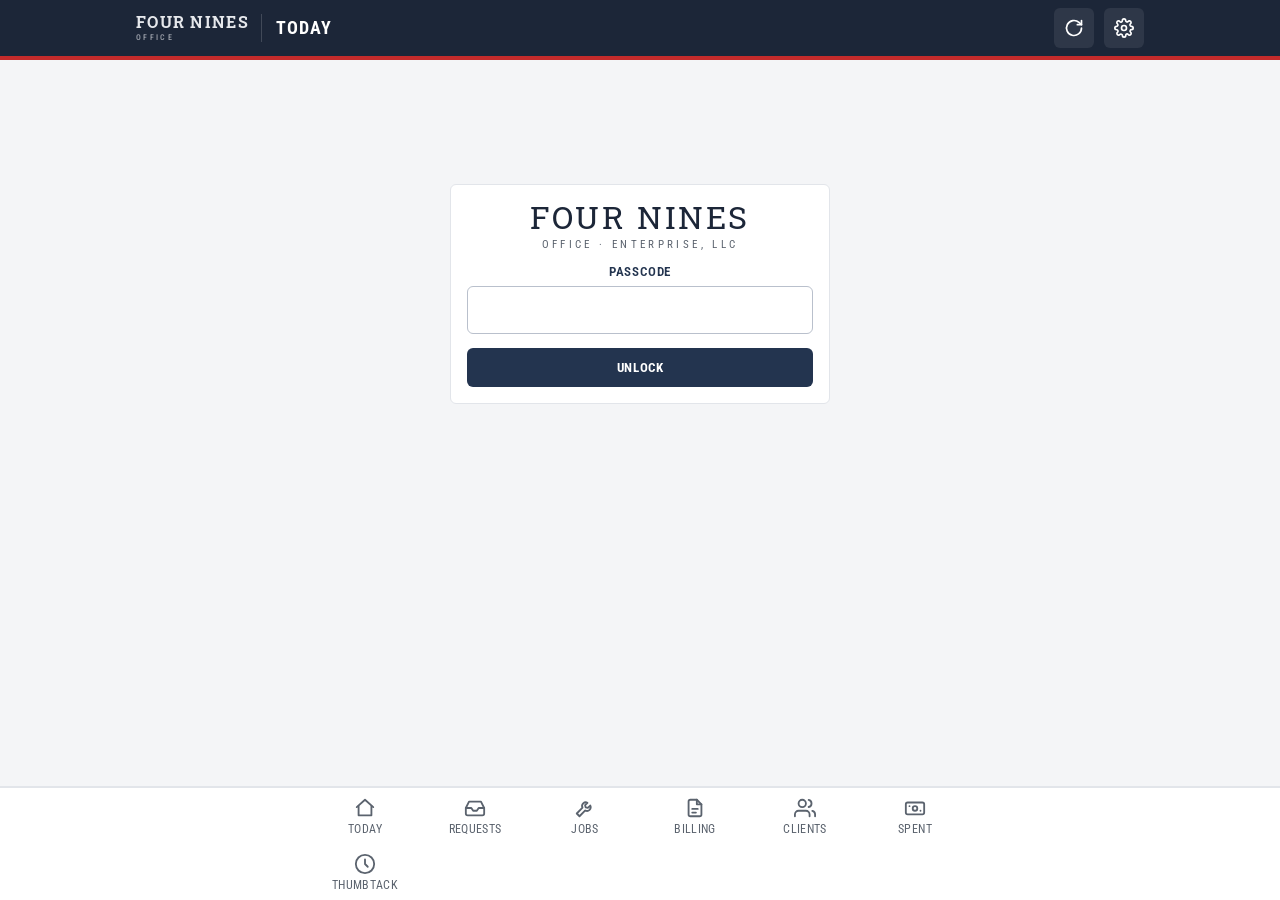
<file: admin.html>
<!doctype html>
<html lang="en">
<head>
<meta charset="utf-8">
<meta name="viewport" content="width=device-width,initial-scale=1,viewport-fit=cover">
<meta name="robots" content="noindex,nofollow">
<meta name="theme-color" content="#23344F">
<meta name="apple-mobile-web-app-capable" content="yes">
<meta name="mobile-web-app-capable" content="yes">
<meta name="apple-mobile-web-app-status-bar-style" content="black-translucent">
<meta name="apple-mobile-web-app-title" content="Office">
<meta name="format-detection" content="telephone=no">
<link rel="manifest" href="office.webmanifest">
<title>Four Nines — Office</title>
<link rel="icon" href="favicon.svg" type="image/svg+xml">
<link rel="apple-touch-icon" sizes="180x180" href="apple-touch-icon.png">
<link rel="preconnect" href="https://fonts.googleapis.com"><link rel="preconnect" href="https://fonts.gstatic.com" crossorigin>
<link href="https://fonts.googleapis.com/css2?family=Roboto+Slab:wght@600;700;800&family=Roboto+Condensed:wght@600;700&family=Work+Sans:wght@400;500;600;700&display=swap" rel="stylesheet">
<link rel="stylesheet" href="style.css">
<style>
.sk{position:relative;overflow:hidden;background:#E6E9EE;border-radius:6px}
.sk::after{content:"";position:absolute;inset:0;transform:translateX(-100%);background:linear-gradient(90deg,transparent,#ffffff99,transparent);animation:skm 1.3s infinite}
@keyframes skm{to{transform:translateX(100%)}}
@media(prefers-reduced-motion:reduce){.sk::after{animation:none}}
.skl{height:12px;margin:8px 0}
.sk-item{background:#fff;border:1px solid var(--line);border-radius:12px;padding:14px;margin-bottom:10px}
.sk-row{display:flex;justify-content:space-between;align-items:center;gap:12px}
.sk-btns{display:flex;gap:8px;margin-top:14px}
</style>

<script src="config.js"></script>
</head>
<body class="app">

<header><div class="wrap bar">
  <h1><span class="wm"><b>FOUR NINES</b><small>OFFICE</small></span><span id="hTitle">Today</span></h1>
  <div class="row"><button class="hbtn" aria-label="Refresh" onclick="refresh()"><svg viewBox="0 0 24 24" fill="none" stroke="currentColor" stroke-width="2" stroke-linecap="round" stroke-linejoin="round"><path d="M21 12a9 9 0 1 1-3-6.7L21 8"/><path d="M21 3v5h-5"/></svg></button>
  <button class="hbtn" aria-label="Settings" onclick="openSettings()"><svg viewBox="0 0 24 24" fill="none" stroke="currentColor" stroke-width="2" stroke-linecap="round" stroke-linejoin="round"><circle cx="12" cy="12" r="3"/><path d="M19.4 15a1.7 1.7 0 0 0 .3 1.8l.1.1a2 2 0 1 1-2.8 2.8l-.1-.1a1.7 1.7 0 0 0-1.8-.3 1.7 1.7 0 0 0-1 1.5V21a2 2 0 0 1-4 0v-.1a1.7 1.7 0 0 0-1.1-1.5 1.7 1.7 0 0 0-1.8.3l-.1.1a2 2 0 1 1-2.8-2.8l.1-.1a1.7 1.7 0 0 0 .3-1.8 1.7 1.7 0 0 0-1.5-1H3a2 2 0 0 1 0-4h.1a1.7 1.7 0 0 0 1.5-1.1 1.7 1.7 0 0 0-.3-1.8l-.1-.1a2 2 0 1 1 2.8-2.8l.1.1a1.7 1.7 0 0 0 1.8.3H9a1.7 1.7 0 0 0 1-1.5V3a2 2 0 0 1 4 0v.1a1.7 1.7 0 0 0 1 1.5 1.7 1.7 0 0 0 1.8-.3l.1-.1a2 2 0 1 1 2.8 2.8l-.1.1a1.7 1.7 0 0 0-.3 1.8V9a1.7 1.7 0 0 0 1.5 1H21a2 2 0 0 1 0 4h-.1a1.7 1.7 0 0 0-1.5 1z"/></svg></button></div>
</div></header>

<main class="wrap" id="view"></main>

<nav class="tabs" id="tabs">
  <button data-t="Today"><svg viewBox="0 0 24 24" fill="none" stroke="currentColor" stroke-width="2" stroke-linecap="round" stroke-linejoin="round"><path d="M3 11l9-8 9 8"/><path d="M5 10v10h14V10"/></svg>Today</button>
  <button data-t="Requests"><svg viewBox="0 0 24 24" fill="none" stroke="currentColor" stroke-width="2" stroke-linecap="round" stroke-linejoin="round"><path d="M22 12h-6l-2 3h-4l-2-3H2"/><path d="M5.5 5h13L22 12v6a2 2 0 0 1-2 2H4a2 2 0 0 1-2-2v-6z"/></svg>Requests<span class="badge" id="reqBadge" hidden></span></button>
  <button data-t="Jobs"><svg viewBox="0 0 24 24" fill="none" stroke="currentColor" stroke-width="2" stroke-linecap="round" stroke-linejoin="round"><path d="M14.7 6.3a4 4 0 0 0-5.4 5.4L3 18l3 3 6.3-6.3a4 4 0 0 0 5.4-5.4l-2.6 2.6-2.4-.6-.6-2.4z"/></svg>Jobs</button>
  <button data-t="Billing"><svg viewBox="0 0 24 24" fill="none" stroke="currentColor" stroke-width="2" stroke-linecap="round" stroke-linejoin="round"><path d="M14 3H7a2 2 0 0 0-2 2v14a2 2 0 0 0 2 2h10a2 2 0 0 0 2-2V8z"/><path d="M14 3v5h5M9 13h6M9 17h4"/></svg>Billing</button>
  <button data-t="Customers"><svg viewBox="0 0 24 24" fill="none" stroke="currentColor" stroke-width="2" stroke-linecap="round" stroke-linejoin="round"><path d="M17 21v-2a4 4 0 0 0-4-4H5a4 4 0 0 0-4 4v2"/><circle cx="9" cy="7" r="4"/><path d="M23 21v-2a4 4 0 0 0-3-3.9M16 3.1a4 4 0 0 1 0 7.8"/></svg>Clients</button>
  <button data-t="Expenses"><svg viewBox="0 0 24 24" fill="none" stroke="currentColor" stroke-width="2" stroke-linecap="round" stroke-linejoin="round"><rect x="2" y="6" width="20" height="13" rx="2"/><circle cx="12" cy="12.5" r="2.5"/><path d="M6 10v.01M18 15v.01"/></svg>Spent</button>
  <button data-t="Thumbtack"><svg viewBox="0 0 24 24" fill="none" stroke="currentColor" stroke-width="2" stroke-linecap="round" stroke-linejoin="round"><circle cx="12" cy="12" r="10"/><path d="M12 7v5l3 3"/></svg>Thumbtack<span class="badge" id="ttBadge" hidden></span></button>
</nav>

<dialog id="dlg"></dialog>
<div id="print"></div>
<div id="toast"></div>

<script>
// ================= setup =================
const C = window.FN_CONFIG;
const TABLES = ['Requests','Customers','Jobs','Docs','Expenses','ThumbtackLeads'];
const JOB_STATUS = ['Lead','Quoted','Scheduled','In progress','Done','Paid'];
const DOC_STATUS = ['Draft','Sent','Accepted','Paid','Void'];
const EXP_CAT = ['Materials','Tools','Fuel','Disposal','Subcontractor','Other'];
const REMOTE = !!C.scriptUrl;
const LS = { get:k=>{try{return localStorage.getItem(k)}catch(e){return null}}, set:(k,v)=>{try{localStorage.setItem(k,v)}catch(e){}}, del:k=>{try{localStorage.removeItem(k)}catch(e){}} };
let KEY = LS.get('fn_key') || '';
let DB = {}; TABLES.forEach(t => DB[t] = []);
const S = { tab: 'Today', jobFilter: 'Open', q: '', billFilter: 'All' };

const $ = s => document.querySelector(s);
const esc = s => String(s ?? '').replace(/[&<>"']/g, c => ({'&':'&amp;','<':'&lt;','>':'&gt;','"':'&quot;',"'":'&#39;'}[c]));
const uid = () => Date.now().toString(36) + Math.random().toString(36).slice(2, 7);
const today = () => { const d = new Date(); d.setMinutes(d.getMinutes() - d.getTimezoneOffset()); return d.toISOString().slice(0, 10); };
const money = n => '$' + (+n || 0).toLocaleString(undefined, { minimumFractionDigits: 2, maximumFractionDigits: 2 });
const digits = p => String(p || '').replace(/\D/g, '');
const fmtPhone = p => { const d = digits(p); return d.length === 10 ? `(${d.slice(0,3)}) ${d.slice(3,6)}-${d.slice(6)}` : (p || ''); };
const fmtDate = s => { if (!s) return ''; const d = new Date(s.length === 10 ? s + 'T12:00' : s); return isNaN(d) ? s : d.toLocaleDateString(undefined, { month:'short', day:'numeric', year: d.getFullYear() !== new Date().getFullYear() ? 'numeric' : undefined }); };
const fmtWhen = s => { if (!s) return ''; const d = new Date(s); return isNaN(d) ? s : d.toLocaleString(undefined, { weekday:'short', month:'short', day:'numeric', hour:'numeric', minute:'2-digit' }); };
const thisMonth = s => String(s || '').slice(0, 7) === today().slice(0, 7);
const cust = id => DB.Customers.find(c => c.id === id);
const job = id => DB.Jobs.find(j => j.id === id);
const custName = id => cust(id)?.name || '—';
const pill = s => `<span class="pill ${esc(s)}">${esc(s)}</span>`;
const mapUrl = a => 'https://maps.google.com/?q=' + encodeURIComponent(a);
function toast(m, bad) { const t = $('#toast'); t.textContent = m; t.className = 'show' + (bad ? ' bad' : ''); clearTimeout(t._h); t._h = setTimeout(() => t.className = '', 2600); }
const items = d => Array.isArray(d.items) ? d.items : (() => { try { return JSON.parse(d.items || '[]'); } catch (e) { return []; } })();
function totals(d) { const sub = items(d).reduce((a, i) => a + (+i.qty || 0) * (+i.rate || 0), 0); const tax = sub * (+d.taxRate || 0) / 100; return { sub, tax, total: sub + tax }; }

// ================= data =================
async function api(p) {
  const r = await fetch(C.scriptUrl, { method: 'POST', body: JSON.stringify({ ...p, key: KEY }) });
  const j = await r.json();
  if (!j.ok) throw new Error(j.error || 'Server error');
  return j;
}
async function load() {
  if (REMOTE) { const j = await api({ action: 'list' }); TABLES.forEach(t => DB[t] = j.data[t] || []); }
  else { let s = {}; try { s = JSON.parse(LS.get('fn_db') || '{}'); } catch (e) {} TABLES.forEach(t => DB[t] = s[t] || []); }
  TABLES.forEach(t => DB[t].sort((a, b) => String(b.created).localeCompare(String(a.created))));
}
function persist() { if (!REMOTE) LS.set('fn_db', JSON.stringify(DB)); }
async function save(t, row, quiet) {
  row.id = row.id || uid(); row.created = row.created || new Date().toISOString();
  const i = DB[t].findIndex(r => r.id === row.id);
  if (i >= 0) DB[t][i] = row; else DB[t].unshift(row);
  persist(); render();
  if (REMOTE) { try { await api({ action: 'save', table: t, row }); if (!quiet) toast('Saved'); } catch (e) { toast('Not saved to sheet: ' + e.message, true); } }
  else if (!quiet) toast('Saved');
  return row;
}
async function del(t, id) {
  DB[t] = DB[t].filter(r => r.id !== id); persist(); render();
  if (REMOTE) { try { await api({ action: 'delete', table: t, id }); } catch (e) { toast('Delete failed: ' + e.message, true); } }
}
async function refresh() { const b = document.querySelector('.hbtn[aria-label=Refresh]'); b && b.classList.add('spin'); try { await load(); render(); toast('Up to date'); } catch (e) { toast(e.message, true); } finally { b && b.classList.remove('spin'); } }

// ================= rendering =================
function render() {
  document.querySelectorAll('#tabs button').forEach(b => b.classList.toggle('on', b.dataset.t === S.tab));
  $('#hTitle').textContent = { Today:'Today', Jobs:'Jobs', Requests:'Requests', Customers:'Clients', Billing:'Billing', Expenses:'Expenses', Thumbtack:'Thumbtack' }[S.tab];
  const n = DB.Requests.filter(r => !r.status || r.status === 'New').length;
  $('#reqBadge').hidden = !n; $('#reqBadge').textContent = n;
  const tn = DB.ThumbtackLeads.filter(r => !r.status || r.status === 'New').length;
  $('#ttBadge').hidden = !tn; $('#ttBadge').textContent = tn;
  $('#view').innerHTML = ({ Today: vToday, Jobs: vJobs, Requests: vRequests, Customers: vCustomers, Billing: vBilling, Expenses: vExpenses, Thumbtack: vThumbtack })[S.tab]();
}
document.querySelectorAll('#tabs button').forEach(b => b.onclick = () => { S.tab = b.dataset.t; S.q = ''; render(); scrollTo(0, 0); });
const go = (tab, k, v) => { S.tab = tab; if (k) S[k] = v; render(); };

function stats() {
  const inv = DB.Docs.filter(d => d.type === 'invoice');
  const open = DB.Jobs.filter(j => !['Done','Paid'].includes(j.status)).length;
  const owed = inv.filter(d => !['Paid','Void','Draft'].includes(d.status)).reduce((a, d) => a + totals(d).total, 0);
  const paid = inv.filter(d => d.status === 'Paid' && thisMonth(d.paidDate || d.date)).reduce((a, d) => a + totals(d).total, 0);
  const spent = DB.Expenses.filter(e => thisMonth(e.date)).reduce((a, e) => a + (+e.amount || 0), 0);
  return `<div class="stats">
    <div class="stat"><b>${open}</b><span>Open jobs</span></div>
    <div class="stat"><b>${money(owed)}</b><span>Owed to you</span></div>
    <div class="stat"><b>${money(paid)}</b><span>Paid this month</span></div>
    <div class="stat"><b>${money(spent)}</b><span>Spent this month</span></div></div>`;
}
const chips = (opts, cur, key) => `<div class="chips">${opts.map(o => `<button class="chip ${o === cur ? 'on' : ''}" onclick="go(S.tab,'${key}','${o}')">${o}</button>`).join('')}</div>`;
const callBtns = p => digits(p) ? `<a class="btn alt" href="tel:${digits(p)}">Call</a><a class="btn ghost" href="sms:${digits(p)}">Text</a>` : '';

// ---- Jobs
function vJobs() {
  const f = S.jobFilter;
  let L = DB.Jobs.filter(j => f === 'All' ? true : f === 'Open' ? !['Done','Paid'].includes(j.status) : j.status === f);
  L.sort((a, b) => (a.scheduled || 'z').localeCompare(b.scheduled || 'z'));
  return stats() + `<div class="toolbar"><button class="btn" onclick="openForm('Jobs',{status:'Lead'})">+ New job</button></div>`
    + chips(['Open', ...JOB_STATUS, 'All'], f, 'jobFilter')
    + (L.length ? `<div class="list">${L.map(jobCard).join('')}</div>` : `<div class="empty">No jobs here yet.</div>`);
}
function jobCard(j) {
  const c = cust(j.customerId) || {}, addr = j.address || c.address;
  const docs = DB.Docs.filter(d => d.jobId === j.id);
  return `<div class="item"><div class="hd" onclick="openForm('Jobs',job('${j.id}'))">
    <div><h3>${esc(j.title || 'Untitled job')}</h3>
    <div class="meta">${esc(c.name || 'No customer')}${j.scheduled ? ' · ' + esc(fmtWhen(j.scheduled)) : ''}${+j.price ? ' · ' + money(j.price) : ''}</div>
    ${docs.length ? `<div class="meta">${docs.map(d => esc(d.number) + ' ' + d.status).join(' · ')}</div>` : ''}</div>${pill(j.status || 'Lead')}</div>
    <div class="acts">${nextBtn(j)}<button class="btn ghost" onclick="msgJob('${j.id}')">Message</button>${callBtns(c.phone)}${addr ? `<a class="btn ghost" target="_blank" href="${mapUrl(addr)}">Map</a>` : ''}
    <button class="btn ghost" onclick="newDoc('quote','${j.id}')">Quote</button>
    <button class="btn ghost" onclick="newDoc('invoice','${j.id}')">Invoice</button>
    <button class="btn ghost" onclick="openForm('Expenses',{date:today(),jobId:'${j.id}',category:'Materials'})">+ Expense</button></div></div>`;
}

// ---- Requests
function vRequests() {
  const order = { New: 0, '': 0, Replied: 1, Converted: 2, Archived: 3 };
  const L = [...DB.Requests].sort((a, b) => (order[a.status || ''] - order[b.status || '']) || String(b.created).localeCompare(String(a.created)));
  const note = REMOTE ? '' : `<div class="card small" style="margin-bottom:12px">Website quote requests show up here once the Google Sheet is connected (see README). Until then they arrive as text messages.</div>`;
  const bar = L.length ? `<div style="display:flex;justify-content:flex-end;margin-bottom:10px"><button class="btn danger sm" onclick="clearReqs()">Clear all requests</button></div>` : '';
  return note + bar + (L.length ? `<div class="list">${L.map(r => {
    const ph = Array.isArray(r.photos) ? r.photos : String(r.photos || '').split(/\s+/).filter(Boolean);
    return `<div class="item"><div class="hd"><div><h3>${esc(r.name)} — ${esc(r.service)}</h3>
      <div class="meta">${esc(fmtDate(r.created))} · ${esc(fmtPhone(r.phone))}${r.email ? ' · ' + esc(r.email) : ''}</div></div>${pill(r.status || 'New')}</div>
      <p style="margin:8px 0 4px">${esc(r.details)}</p>
      <div class="meta">${esc(r.address)}${r.preferredTime ? ' · Best: ' + esc(r.preferredTime) : ''}</div>
      ${ph.length ? `<div class="thumbs">${ph.map((u, i) => `<a target="_blank" href="${esc(u)}">📷 Photo ${i + 1}</a>`).join('')}</div>` : ''}
      <div class="acts"><button class="btn brass" onclick="replyReq('${r.id}')">Reply</button>
      ${r.status === 'Converted' ? '' : `<button class="btn" onclick="quoteFromReq('${r.id}')">Quote it</button>`}
      ${contactBtns(r)}
      ${r.status === 'Converted' ? '' : `<button class="btn ghost" onclick="convert('${r.id}')">Make job</button>`}
      ${r.status === 'Archived' ? '' : `<button class="btn ghost" onclick="setReq('${r.id}','Archived')">Archive</button>`}
      <button class="btn ghost" onclick="if(confirm('Delete this request?'))del('Requests','${r.id}')">Delete</button></div></div>`;
  }).join('')}</div>` : `<div class="empty">No quote requests yet.</div>`);
}
async function clearReqs() {
  const ids = DB.Requests.map(r => r.id); if (!ids.length) return;
  if (!confirm(`Delete all ${ids.length} request${ids.length > 1 ? 's' : ''}? This can't be undone. Jobs and clients you already made stay.`)) return;
  DB.Requests = []; persist(); render();
  if (REMOTE) { let bad = 0; for (const id of ids) { try { await api({ action: 'delete', table: 'Requests', id }); } catch (e) { bad++; } }
    toast(bad ? `${bad} couldn't be deleted. Tap refresh and try again.` : 'Requests cleared', !!bad); }
  else toast('Requests cleared');
}
function setReq(id, status) { const r = DB.Requests.find(x => x.id === id); save('Requests', { ...r, status }); }
async function convert(id, quiet) {
  const r = DB.Requests.find(x => x.id === id);
  let c = DB.Customers.find(x => (digits(x.phone) && digits(x.phone) === digits(r.phone)) || (x.email && r.email && x.email.toLowerCase() === r.email.toLowerCase()));
  if (!c) c = await save('Customers', { name: r.name, phone: r.phone, email: r.email, address: r.address, notes: '' }, true);
  const j = await save('Jobs', { title: r.service, customerId: c.id, address: r.address, status: 'Lead', scheduled: '', price: '',
    notes: r.details + (r.preferredTime ? `\nBest time: ${r.preferredTime}` : '') }, true);
  await save('Requests', { ...r, status: 'Converted' }, true);
  if (quiet) return j;
  S.tab = 'Jobs'; S.jobFilter = 'Open'; render(); toast('Job created'); openForm('Jobs', job(j.id));
  return j;
}

// ---- Thumbtack leads
function vThumbtack() {
  const order = { New: 0, '': 0, Replied: 1, Converted: 2, Archived: 3 };
  const L = [...DB.ThumbtackLeads].sort((a, b) => (order[a.status || ''] - order[b.status || '']) || String(b.created).localeCompare(String(a.created)));
  const note = `<div class="card small" style="margin-bottom:12px">Leads, messages and reviews Thumbtack sends to your webhook land here automatically. "Make job" turns a lead into a client + job so you can track it with costs and billing like anything else.</div>`;
  const bar = L.length ? `<div style="display:flex;justify-content:flex-end;margin-bottom:10px"><button class="btn danger sm" onclick="clearTT()">Clear all</button></div>` : '';
  return note + bar + (L.length ? `<div class="list">${L.map(r => `<div class="item"><div class="hd"><div><h3>${esc(r.name || 'Thumbtack')} ${r.type ? '— ' + esc(String(r.type).replace(/V\d+$/,'')) : ''}</h3>
      <div class="meta">${esc(fmtWhen(r.created))}</div></div>${pill(r.status || 'New')}</div>
      <p style="margin:8px 0 4px">${esc(r.summary || '')}</p>
      <div class="acts">
      ${r.status === 'Converted' ? '' : `<button class="btn ghost" onclick="convertTT('${r.id}')">Make job</button>`}
      ${r.status === 'Archived' ? '' : `<button class="btn ghost" onclick="setTT('${r.id}','Archived')">Archive</button>`}
      <button class="btn ghost" onclick="if(confirm('Delete this?'))del('ThumbtackLeads','${r.id}')">Delete</button></div></div>`).join('')}</div>` : `<div class="empty">No Thumbtack activity yet.</div>`);
}
async function clearTT() {
  const ids = DB.ThumbtackLeads.map(r => r.id); if (!ids.length) return;
  if (!confirm(`Delete all ${ids.length} Thumbtack item${ids.length > 1 ? 's' : ''}? This can't be undone. Jobs and clients you already made stay.`)) return;
  DB.ThumbtackLeads = []; persist(); render();
  if (REMOTE) { let bad = 0; for (const id of ids) { try { await api({ action: 'delete', table: 'ThumbtackLeads', id }); } catch (e) { bad++; } }
    toast(bad ? `${bad} couldn't be deleted. Tap refresh and try again.` : 'Cleared', !!bad); }
  else toast('Cleared');
}
function setTT(id, status) { const r = DB.ThumbtackLeads.find(x => x.id === id); save('ThumbtackLeads', { ...r, status }); }
async function convertTT(id) {
  const r = DB.ThumbtackLeads.find(x => x.id === id);
  let raw = {}; try { raw = JSON.parse(r.raw || '{}'); } catch (e) {}
  const data = raw.data || raw; const req = data.request || {}; const custD = data.customer || {};
  let c = null;
  if (custD.phone || custD.email) c = DB.Customers.find(x => (digits(x.phone) && custD.phone && digits(x.phone) === digits(custD.phone)) || (x.email && custD.email && x.email.toLowerCase() === String(custD.email).toLowerCase()));
  if (!c) c = await save('Customers', { name: r.name || [custD.firstName, custD.lastName].filter(Boolean).join(' ') || 'Thumbtack customer', phone: custD.phone || '', email: custD.email || '', address: req.location ? [req.location.city, req.location.state].filter(Boolean).join(', ') : '', notes: 'From Thumbtack' }, true);
  const j = await save('Jobs', { title: (req.category && req.category.name) || r.summary || 'Thumbtack job', customerId: c.id, address: c.address, status: 'Lead', scheduled: '', price: '',
    notes: (req.description || r.summary || '') + '\nSource: Thumbtack' }, true);
  await save('ThumbtackLeads', { ...r, status: 'Converted' }, true);
  S.tab = 'Jobs'; S.jobFilter = 'Open'; render(); toast('Job created'); openForm('Jobs', job(j.id));
  return j;
}

// ---- Customers
function vCustomers() {
  const q = S.q.toLowerCase();
  const L = DB.Customers.filter(c => !q || [c.name, c.phone, c.address, c.email].join(' ').toLowerCase().includes(q)).sort((a, b) => String(a.name).localeCompare(String(b.name)));
  return `<div class="toolbar"><input placeholder="Search customers" value="${esc(S.q)}" oninput="S.q=this.value;const p=this.selectionStart;render();const i=document.querySelector('.toolbar input');i.focus();i.setSelectionRange(p,p)">
    <button class="btn" onclick="openForm('Customers',{})">+ New</button></div>`
    + (L.length ? `<div class="list">${L.map(c => {
      const js = DB.Jobs.filter(j => j.customerId === c.id);
      const billed = DB.Docs.filter(d => d.customerId === c.id && d.type === 'invoice' && d.status === 'Paid').reduce((a, d) => a + totals(d).total, 0);
      return `<div class="item"><div class="hd" onclick="openForm('Customers',cust('${c.id}'))"><div><h3>${esc(c.name)}</h3>
        <div class="meta">${esc(fmtPhone(c.phone))}${c.address ? ' · ' + esc(c.address) : ''}</div>
        <div class="meta">${js.length} job${js.length === 1 ? '' : 's'}${billed ? ' · ' + money(billed) + ' paid' : ''}</div></div></div>
        <div class="acts">${callBtns(c.phone)}${c.address ? `<a class="btn ghost" target="_blank" href="${mapUrl(c.address)}">Map</a>` : ''}
        <button class="btn ghost" onclick="openForm('Jobs',{status:'Lead',customerId:'${c.id}'})">+ Job</button></div></div>`;
    }).join('')}</div>` : `<div class="empty">No customers${q ? ' match' : ' yet'}.</div>`);
}

// ---- Billing
function vBilling() {
  const f = S.billFilter;
  const L = DB.Docs.filter(d => f === 'All' ? true : f === 'Quotes' ? d.type === 'quote' : f === 'Invoices' ? d.type === 'invoice' : f === 'Unpaid' ? d.type === 'invoice' && !['Paid','Void'].includes(d.status) : true);
  return stats() + `<div class="toolbar"><button class="btn" onclick="newDoc('quote')">+ Quote</button><button class="btn alt" onclick="newDoc('invoice')">+ Invoice</button></div>`
    + chips(['All','Quotes','Invoices','Unpaid'], f, 'billFilter')
    + (L.length ? `<div class="list">${L.map(d => `<div class="item"><div class="hd" onclick="openDoc('${d.id}')"><div>
      <h3>${esc(d.number)} · ${money(totals(d).total)}</h3><div class="meta">${d.type === 'quote' ? 'Quote' : 'Invoice'} · ${esc(custName(d.customerId))} · ${esc(fmtDate(d.date))}</div></div>${pill(d.status || 'Draft')}</div>
      <div class="acts"><button class="btn ghost" onclick="printDoc('${d.id}')">View / send</button>
      ${d.type === 'invoice' && d.status !== 'Paid' ? `<button class="btn" onclick="markPaid('${d.id}')">Mark paid</button>` : ''}
      ${d.type === 'quote' ? `<button class="btn ghost" onclick="quoteToInvoice('${d.id}')">→ Invoice</button>` : ''}</div></div>`).join('')}</div>`
      : `<div class="empty">No ${f === 'All' ? 'quotes or invoices' : f.toLowerCase()} yet.</div>`);
}
function nextNum(type) {
  const pre = type === 'quote' ? 'Q-' : 'INV-';
  const n = DB.Docs.filter(d => String(d.number).startsWith(pre)).map(d => parseInt(String(d.number).slice(pre.length)) || 0);
  return pre + (Math.max(1000, ...n) + 1);
}
function newDoc(type, jobId) {
  const j = jobId ? job(jobId) : null;
  openDoc(null, { type, number: nextNum(type), date: today(), status: 'Draft', customerId: j?.customerId || '', jobId: jobId || '',
    items: [{ desc: j?.title || '', qty: 1, rate: j?.price || '' }], taxRate: C.taxRate || 0, notes: type === 'invoice' ? C.paymentNote : (C.quoteTerms || 'Quote valid for 30 days.') });
}
async function markPaid(id) {
  const d = DB.Docs.find(x => x.id === id);
  await save('Docs', { ...d, status: 'Paid', paidDate: d.paidDate || today() });
  if (d.jobId && job(d.jobId)) save('Jobs', { ...job(d.jobId), status: 'Paid' }, true);
}
function quoteToInvoice(id) {
  const q = DB.Docs.find(x => x.id === id);
  if (q.status !== 'Accepted') save('Docs', { ...q, status: 'Accepted' }, true);
  openDoc(null, { ...q, id: '', created: '', type: 'invoice', number: nextNum('invoice'), date: today(), status: 'Draft', notes: C.paymentNote, paidDate: '' });
}

// ---- Expenses
function vExpenses() {
  const months = {};
  DB.Expenses.forEach(e => { const m = String(e.date || '').slice(0, 7); (months[m] = months[m] || []).push(e); });
  const keys = Object.keys(months).sort().reverse();
  return `<div class="toolbar"><button class="btn" onclick="openForm('Expenses',{date:today(),category:'Materials'})">+ Expense</button></div>`
    + (keys.length ? keys.map(m => {
      const L = months[m].sort((a, b) => String(b.date).localeCompare(String(a.date)));
      const label = m ? new Date(m + '-15').toLocaleDateString(undefined, { month: 'long', year: 'numeric' }) : 'No date';
      return `<h3 style="margin:18px 0 8px;display:flex;justify-content:space-between"><span>${label}</span><span>${money(L.reduce((a, e) => a + (+e.amount || 0), 0))}</span></h3>
      <div class="list">${L.map(e => `<div class="item"><div class="hd" onclick="openForm('Expenses',DB.Expenses.find(x=>x.id==='${e.id}'))"><div>
        <h3>${money(e.amount)} · ${esc(e.vendor || e.category)}</h3><div class="meta">${esc(fmtDate(e.date))} · ${esc(e.category)}${e.description ? ' · ' + esc(e.description) : ''}${e.jobId && job(e.jobId) ? ' · ' + esc(job(e.jobId).title) : ''}</div></div></div></div>`).join('')}</div>`;
    }).join('') : `<div class="empty">No expenses logged yet.</div>`);
}


// ================= today =================
const pad = n => String(n).padStart(2, '0');
const ymd = d => `${d.getFullYear()}-${pad(d.getMonth() + 1)}-${pad(d.getDate())}`;
const plusDays = n => { const d = new Date(); d.setDate(d.getDate() + n); return ymd(d); };
const daysSince = s => s ? Math.floor((Date.now() - new Date(String(s).length === 10 ? s + 'T12:00' : s)) / 864e5) : 0;
const first = n => String(n || '').trim().split(/\s+/)[0] || 'there';
const timeOf = s => { const d = new Date(s); return isNaN(d) || String(s).length <= 10 ? '' : d.toLocaleTimeString(undefined, { hour: 'numeric', minute: '2-digit' }); };
function dayLabel(s) {
  const k = String(s || '').slice(0, 10);
  if (k === today()) return new Date().getHours() >= 15 ? 'Tonight' : 'Today';
  if (k === plusDays(1)) return 'Tomorrow';
  const d = new Date(k + 'T12:00'); return isNaN(d) ? '' : d.toLocaleDateString(undefined, { weekday: 'short', month: 'numeric', day: 'numeric' });
}
const docsFor = (jobId, type) => DB.Docs.filter(d => d.jobId === jobId && (!type || d.type === type) && d.status !== 'Void');
function todos() {
  const L = [];
  DB.Jobs.forEach(j => {
    const c = custName(j.customerId), q = docsFor(j.id, 'quote'), inv = docsFor(j.id, 'invoice');
    if (j.status === 'Lead' && !q.length) L.push({ t: `Send a quote to ${c}`, s: j.title, a: `newDoc('quote','${j.id}')`, b: 'Quote' });
    if (j.status === 'Quoted' && q.some(d => d.status === 'Accepted') && !j.scheduled) L.push({ t: `Schedule ${c}`, s: `${j.title} — quote accepted`, a: `openForm('Jobs',job('${j.id}'))`, b: 'Schedule' });
    if (['Scheduled', 'In progress'].includes(j.status) && j.scheduled && j.scheduled.slice(0, 10) < today()) L.push({ t: `Update ${c}'s job`, s: `${j.title} was scheduled ${fmtDate(j.scheduled.slice(0, 10))}`, a: `openForm('Jobs',job('${j.id}'))`, b: 'Update', warn: 1 });
    if (j.status === 'Done' && !inv.length) L.push({ t: `Invoice ${c}`, s: j.title + (+j.price ? ' · ' + money(j.price) : ''), a: `newDoc('invoice','${j.id}')`, b: 'Invoice', warn: 1 });
  });
  DB.Docs.forEach(d => {
    const c = custName(d.customerId), age = daysSince(d.date);
    if (d.type === 'quote' && d.status === 'Sent' && age >= 3) L.push({ t: `Follow up with ${c}`, s: `Quote ${d.number} · ${money(totals(d).total)} · sent ${age} days ago`, a: `followUp('${d.id}')`, b: 'Follow up' });
    if (d.type === 'invoice' && d.status === 'Sent' && age >= 7) L.push({ t: `Collect from ${c}`, s: `${d.number} · ${money(totals(d).total)} · ${age} days`, a: `followUp('${d.id}')`, b: 'Remind', warn: 1 });
  });
  return L;
}
function vToday() {
  const hr = new Date().getHours(), greet = hr < 12 ? 'Good morning' : hr < 17 ? 'Good afternoon' : 'Good evening';
  const wk = plusDays(7);
  const up = DB.Jobs.filter(j => j.scheduled && !['Done', 'Paid'].includes(j.status) && j.scheduled.slice(0, 10) >= today() && j.scheduled.slice(0, 10) <= wk)
    .sort((a, b) => a.scheduled.localeCompare(b.scheduled));
  const reqs = DB.Requests.filter(r => !r.status || r.status === 'New');
  const T = todos();
  const owed = DB.Docs.filter(d => d.type === 'invoice' && !['Paid', 'Void', 'Draft'].includes(d.status)).reduce((a, d) => a + totals(d).total, 0);
  const bits = [`${up.length} job${up.length === 1 ? '' : 's'} this week`, `${reqs.length} new request${reqs.length === 1 ? '' : 's'}`];
  if (owed) bits.push(`${money(owed)} owed`);
  const upCard = j => { const c = cust(j.customerId) || {}, addr = j.address || c.address;
    return `<div class="item"><div class="hd" onclick="openForm('Jobs',job('${j.id}'))"><div><span class="when">${esc(dayLabel(j.scheduled))}${timeOf(j.scheduled) ? ' · ' + esc(timeOf(j.scheduled)) : ''}</span>
      <h3>${esc(j.title || 'Job')}</h3><div class="meta">${esc(c.name || '')}${addr ? ' · ' + esc(addr) : ''}${+j.price ? ' · ' + money(j.price) : ''}</div></div>${pill(j.status)}</div>
      <div class="acts">${nextBtn(j)}<button class="btn ghost" onclick="msgJob('${j.id}')">Message</button>${addr ? `<a class="btn ghost" target="_blank" href="${mapUrl(addr)}">Map</a>` : ''}${callBtns(c.phone)}</div></div>`; };
  const reqCard = r => `<div class="item"><div class="hd" onclick="go('Requests')"><div><span class="when">${esc(fmtDate(r.created))}</span><h3>${esc(r.name)} — ${esc(r.service)}</h3>
      <div class="meta">${esc(r.address || '')}${r.photos ? ' · 📷' : ''}</div></div>${pill('New')}</div>
      <div class="acts"><button class="btn brass" onclick="replyReq('${r.id}')">Reply</button><button class="btn" onclick="quoteFromReq('${r.id}')">Quote it</button></div></div>`;
  return `<div class="hello"><b>${greet}</b><span>${bits.join(' · ')}</span></div>
    <div class="sect"><h2>New requests ${reqs.length ? `<span class="n">${reqs.length}</span>` : ''}</h2><button class="link" onclick="go('Requests')">All requests</button></div>
    ${reqs.length ? `<div class="list">${reqs.slice(0, 5).map(reqCard).join('')}</div>` : `<div class="allclear">No new requests. You're caught up.</div>`}
    <div class="sect"><h2>Coming up</h2><button class="link" onclick="openForm('Jobs',{status:'Scheduled'})">+ Job</button></div>
    ${up.length ? `<div class="list">${up.map(upCard).join('')}</div>` : `<div class="allclear">Nothing scheduled in the next 7 days.</div>`}
    <div class="sect"><h2>To do ${T.length ? `<span class="n">${T.length}</span>` : ''}</h2></div>
    ${T.length ? `<div class="list">${T.map(x => `<div class="item"><div class="todo ${x.warn ? 'warn' : ''}"><span class="dot"></span><div style="flex:1"><h3>${esc(x.t)}</h3><div class="meta">${esc(x.s)}</div></div>
      <button class="btn sm" onclick="${x.a}">${esc(x.b)}</button></div></div>`).join('')}</div>` : `<div class="allclear">Nothing to chase. Nice work.</div>`}
    <div class="sect"><h2>This month</h2><button class="link" onclick="go('Billing')">Billing</button></div>${stats()}`;
}

// ---- next step on a job
function nextBtn(j) {
  const inv = docsFor(j.id, 'invoice'), unpaid = inv.find(d => d.status !== 'Paid');
  const b = (label, fn) => `<button class="btn nextbtn" onclick="${fn}">${label}</button>`;
  switch (j.status || 'Lead') {
    case 'Lead': return b('Send quote', `newDoc('quote','${j.id}')`);
    case 'Quoted': return b('Schedule', `openForm('Jobs',job('${j.id}'))`);
    case 'Scheduled': return b('Start job', `setJob('${j.id}','In progress')`);
    case 'In progress': return b('Mark done', `setJob('${j.id}','Done')`);
    case 'Done': return unpaid ? b('Mark paid', `markPaid('${unpaid.id}')`) : b('Invoice', `newDoc('invoice','${j.id}')`);
    default: return '';
  }
}
async function setJob(id, status) {
  await save('Jobs', { ...job(id), status });
  if (status === 'Done') { toast('Nice! Now send the invoice.'); }
}

// ---- quote straight from a request (prices from config.js)
function svcLine(name) {
  const s = (C.services || []).find(x => x.name === name), m = s && String(s.price).match(/\$\s*([\d,.]+)/);
  const rate = m ? m[1].replace(/,/g, '') : '';
  return { desc: name + (s && /\/hr/i.test(s.price) ? ' — labor (hours)' : ''), qty: 1, rate };
}
async function quoteFromReq(id) {
  const r = DB.Requests.find(x => x.id === id);
  const j = await convert(id, true);
  const d = { type: 'quote', number: nextNum('quote'), date: today(), status: 'Draft', customerId: j.customerId, jobId: j.id,
    items: [svcLine(r.service)], taxRate: C.taxRate || 0, notes: C.quoteTerms || 'Quote valid for 30 days.' };
  S.tab = 'Billing'; render(); openDoc(null, d);
}

// ---- messages: one tap to email or text
const sig = () => `\n\n— ${C.ownerName ? C.ownerName + ', ' : ''}${C.legalName || C.businessName}${digits(C.phone) ? '\n' + fmtPhone(C.phone) : ''}\n${C.email}`;
const TPL = {
  got:     { label: 'Got it',          for: 'req', f: x => `Hi ${x.f}, thanks for reaching out to Four Nines! I got your request for ${x.svc.toLowerCase()} and will send you a price within one business day.` },
  price:   { label: 'Send price',      for: 'req', f: x => `Hi ${x.f}, thanks for the details${x.photos ? ' and photos' : ''}. For ${x.svc.toLowerCase()}, your price is ${x.price ? '$' + x.price : '$[price]'} for labor${x.materials ? `, plus about $${x.materials} in materials, which is due before I pick them up` : ''}. I can do it ${x.when || '[day/time]'}. Want me to put you on the schedule?` },
  visit:   { label: 'Need a look',     for: 'req', f: x => `Hi ${x.f}, thanks for the details. I'd like to take a quick look in person before giving you an exact price, and there's no charge for the visit. Would ${x.when || '[day/time]'} work for you?` },
  housepic:{ label: 'Need house photo',for: 'req', f: x => `Hi ${x.f}, thanks for asking about Christmas lights! Can you send me a photo of the front of your house from the street, and let me know what you'd like lit (roofline, windows, bushes, trees)? I'll send you an estimated quote from that.` },
  decline: { label: "Can't take it",   for: 'req', f: x => `Hi ${x.f}, thanks for thinking of Four Nines. Unfortunately ${x.svc.toLowerCase()} isn't something we can take on right now. I'm sorry I can't help with this one, and I hope you'll keep us in mind for future projects.` },
  confirm: { label: 'Confirm visit',   for: 'job', f: x => `Hi ${x.f}, this is Four Nines confirming your appointment for ${x.svc.toLowerCase()} ${x.when || '[day/time]'}. Reply here if anything changes. See you then!` },
  omw:     { label: 'On my way',       for: 'job', f: x => `Hi ${x.f}, Four Nines here. I'm on my way and should be there in about ${x.eta || '20'} minutes.` },
  late:    { label: 'Running late',    for: 'job', f: x => `Hi ${x.f}, I'm running about ${x.eta || '15'} minutes behind. Sorry about that, I'll be there shortly.` },
  done:    { label: 'Job done',        for: 'job', f: x => `Hi ${x.f}, all finished with your ${x.svc.toLowerCase()}. Thanks for choosing Four Nines! Your invoice is on the way. If you were happy with the work, a quick review would mean a lot to a small local business.` },
  fuquote: { label: 'Quote follow-up', for: 'doc', f: x => `Hi ${x.f}, just checking in on the quote I sent for ${x.svc.toLowerCase()} (${x.total}). Any questions? I have openings ${x.when || 'this week'} if you'd like to get it on the schedule.` },
  fuinv:   { label: 'Payment reminder',for: 'doc', f: x => `Hi ${x.f}, friendly reminder that invoice ${x.num} for ${x.total} is still open. You can pay by ${String(C.paymentNote || '').replace(/^.*?by\s+/i, '').replace(/\.$/, '') || 'cash, Zelle, Venmo or Apple Pay'}. Thanks again for your business!` },
};
let MSG = null;
function whenText(s) { if (!s) return ''; return `${dayLabel(s).toLowerCase() === 'tonight' ? 'tonight' : dayLabel(s).match(/^(today|tomorrow)$/i) ? dayLabel(s).toLowerCase() : 'on ' + dayLabel(s)}${timeOf(s) ? ' at ' + timeOf(s) : ''}`; }
function openMsg(ctx, kinds, start) {
  MSG = { ...ctx, kind: start || kinds[0] };
  const dlg = $('#dlg');
  const showPrice = kinds.includes('price'), showEta = kinds.includes('omw');
  dlg.innerHTML = `<form><h2>Message ${esc(ctx.name || '')}</h2>
    <div class="tpl">${kinds.map(k => `<button type="button" class="chip ${k === MSG.kind ? 'on' : ''}" data-k="${k}">${TPL[k].label}</button>`).join('')}</div>
    ${showPrice ? `<div class="two"><div><label>Labor price $</label><input id="mPrice" inputmode="decimal" value="${esc(ctx.price || '')}"></div><div><label>Materials $ (optional)</label><input id="mMat" inputmode="decimal"></div></div>` : ''}
    ${showPrice || kinds.includes('confirm') || kinds.includes('fuquote') ? `<label>When</label><input id="mWhen" placeholder="e.g. Saturday at 10am" value="${esc(ctx.when || '')}">` : ''}
    ${showEta ? `<label>Minutes away</label><input id="mEta" inputmode="numeric" value="20">` : ''}
    <label>Message</label><textarea id="mText" class="msgbox"></textarea>
    <div class="sendrow">
      <a class="btn ${ctx.email ? 'brass' : 'ghost'}" id="mEmail" ${ctx.email ? '' : 'aria-disabled="true" style="opacity:.45;pointer-events:none"'}>Email</a>
      <a class="btn ${digits(ctx.phone) ? '' : 'ghost'}" id="mSms" ${digits(ctx.phone) ? '' : 'aria-disabled="true" style="opacity:.45;pointer-events:none"'}>Text</a>
      <button type="button" class="btn ghost" id="mCopy">Copy</button></div>
    <div class="dlgacts"><button type="button" class="btn ghost" onclick="$('#dlg').close()">Close</button></div></form>`;
  const fill = () => {
    const v = id => (dlg.querySelector(id) || {}).value || '';
    const x = { ...MSG, price: v('#mPrice') || MSG.price, materials: v('#mMat'), when: v('#mWhen') || MSG.when, eta: v('#mEta') };
    $('#mText').value = TPL[MSG.kind].f(x) + sig();
    links();
  };
  const links = () => {
    const body = $('#mText').value, subj = `${C.businessName}: ${MSG.svc || 'your request'}`;
    if (MSG.email) $('#mEmail').href = `mailto:${MSG.email}?subject=${encodeURIComponent(subj)}&body=${encodeURIComponent(body)}`;
    if (digits(MSG.phone)) $('#mSms').href = `sms:${digits(MSG.phone)}?&body=${encodeURIComponent(body)}`;
  };
  dlg.querySelectorAll('.tpl .chip').forEach(b => b.onclick = () => { MSG.kind = b.dataset.k; dlg.querySelectorAll('.tpl .chip').forEach(c => c.classList.toggle('on', c === b)); fill(); });
  dlg.querySelectorAll('#mPrice,#mMat,#mWhen,#mEta').forEach(i => i.oninput = fill);
  $('#mText').oninput = links;
  $('#mCopy').onclick = async () => { try { await navigator.clipboard.writeText($('#mText').value); toast('Copied'); } catch (e) { $('#mText').select(); } };
  const after = () => { if (MSG.onSend) MSG.onSend(); };
  $('#mEmail').addEventListener('click', after); $('#mSms').addEventListener('click', after);
  fill(); dlg.showModal();
}
function replyReq(id) {
  const r = DB.Requests.find(x => x.id === id);
  const line = svcLine(r.service);
  openMsg({ name: r.name, f: first(r.name), phone: r.phone, email: r.email, svc: r.service || 'your project', photos: !!r.photos, price: line.rate,
    when: '', onSend: () => { if (!r.status || r.status === 'New') save('Requests', { ...r, status: 'Replied' }, true); } },
    ['got', 'price', 'visit', 'decline'], 'got');
}
function msgJob(id) {
  const j = job(id), c = cust(j.customerId) || {};
  const start = j.status === 'Done' ? 'done' : j.status === 'In progress' ? 'omw' : 'confirm';
  openMsg({ name: c.name, f: first(c.name), phone: c.phone, email: c.email, svc: j.title || 'your job', when: whenText(j.scheduled) },
    ['confirm', 'omw', 'late', 'done'], start);
}
function followUp(docId) {
  const d = DB.Docs.find(x => x.id === docId), c = cust(d.customerId) || {}, j = job(d.jobId);
  openMsg({ name: c.name, f: first(c.name), phone: c.phone, email: c.email, svc: (j && j.title) || items(d)[0]?.desc || 'your project', total: money(totals(d).total), num: d.number },
    d.type === 'quote' ? ['fuquote'] : ['fuinv']);
}
const contactBtns = r => (digits(r.phone) ? `<a class="btn ghost" href="tel:${digits(r.phone)}">Call</a>` : '') + (r.email ? `<a class="btn ghost" href="mailto:${esc(r.email)}">Email</a>` : '');

// ---- email the quote/invoice as a PDF from your business email
const DOC_CSS = `body{font-family:Arial,Helvetica,sans-serif;color:#111;margin:0}
.doc{max-width:720px;margin:0 auto;padding:28px 24px}
.dh{display:flex;justify-content:space-between;border-bottom:3px solid #23344F;padding-bottom:14px;margin-bottom:18px}
h1{font-size:22px;margin:0 0 6px;color:#23344F;text-transform:uppercase;letter-spacing:1px}
table{width:100%;border-collapse:collapse;margin:18px 0}
th,td{padding:8px 6px;border-bottom:1px solid #ddd;text-align:left;font-size:14px}
th:not(:first-child),td:not(:first-child){text-align:right}
th{background:#F4F5F7;color:#23344F}
.sum{margin-left:auto;width:260px}.sum div{display:flex;justify-content:space-between;padding:4px 0}
.big{font-size:18px;font-weight:800;border-top:2px solid #111;margin-top:4px;padding-top:8px}`;
async function emailDoc(id) {
  const d = DB.Docs.find(x => x.id === id), c = cust(d.customerId) || {}, t = totals(d), j = job(d.jobId);
  const btn = $('#emailPdf'); if (btn) { btn.disabled = true; btn.textContent = 'Sending…'; }
  const kind = d.type === 'quote' ? 'quote' : 'invoice';
  const body = `Hi ${first(c.name)},\n\nAttached is your ${kind} ${d.number} from ${C.legalName || C.businessName}${j ? ' for ' + j.title.toLowerCase() : ''}.\n\n${kind === 'quote' ? 'Estimated total' : d.status === 'Paid' ? 'Total paid' : 'Amount due'}: ${money(t.total)}\n\n${kind === 'quote' ? 'Just reply to this email to get on the schedule.' : (d.status === 'Paid' ? 'Thank you for your payment!' : C.paymentNote)}${sig()}`;
  try {
    await api({ action: 'sendDoc', to: c.email, subject: `${C.businessName} ${kind} ${d.number}`, body,
      html: `<html><head><meta charset="utf-8"><style>${DOC_CSS}</style></head><body>${docHtml(d)}</body></html>`, filename: `${C.businessName} ${d.number}` });
    toast(`Emailed to ${c.email}`);
    if (d.status === 'Draft') saveDoc({ ...d, status: 'Sent' });
    if (btn) btn.textContent = 'Sent ✓';
  } catch (e) {
    toast('Email failed: ' + e.message, true);
    if (btn) { btn.disabled = false; btn.textContent = 'Try again'; }
  }
}

// ================= forms =================
const FIELDS = {
  Customers: [['name','Name'],['phone','Phone','tel'],['email','Email','email'],['address','Address'],['notes','Notes','textarea']],
  Jobs: [['title','Job description'],['customerId','Customer','customer'],['status','Status',JOB_STATUS],['scheduled','Scheduled for','datetime-local'],['price','Price ($)','number'],['address','Address (if not customer\'s)'],['notes','Notes','textarea']],
  Expenses: [['date','Date','date'],['amount','Amount ($)','number'],['vendor','Store / vendor'],['category','Category',EXP_CAT],['description','What for'],['jobId','For job','job']],
};
const custOpts = sel => `<option value="">— choose —</option>` + [...DB.Customers].sort((a, b) => String(a.name).localeCompare(String(b.name))).map(c => `<option value="${c.id}" ${c.id === sel ? 'selected' : ''}>${esc(c.name)}</option>`).join('') + `<option value="__new">+ New customer…</option>`;
const jobOpts = sel => `<option value="">— none —</option>` + DB.Jobs.map(j => `<option value="${j.id}" ${j.id === sel ? 'selected' : ''}>${esc(j.title)} (${esc(custName(j.customerId))})</option>`).join('');
function field([k, label, type], v) {
  v = v ?? '';
  let inp;
  if (Array.isArray(type)) inp = `<select name="${k}">${type.map(o => `<option ${o === v ? 'selected' : ''}>${o}</option>`).join('')}</select>`;
  else if (type === 'textarea') inp = `<textarea name="${k}">${esc(v)}</textarea>`;
  else if (type === 'customer') inp = `<select name="${k}" onchange="if(this.value==='__new')quickCust(this)">${custOpts(v)}</select>`;
  else if (type === 'job') inp = `<select name="${k}">${jobOpts(v)}</select>`;
  else inp = `<input name="${k}" type="${type || 'text'}" ${type === 'number' ? 'step="0.01" inputmode="decimal"' : ''} value="${esc(v)}">`;
  return `<label>${label}</label>${inp}`;
}
function openForm(t, row = {}) {
  const dlg = $('#dlg'), isNew = !row.id;
  const name = { Customers: 'customer', Jobs: 'job', Expenses: 'expense' }[t];
  dlg.innerHTML = `<form method="dialog"><h2>${isNew ? 'New ' : 'Edit '}${name}</h2>${FIELDS[t].map(f => field(f, row[f[0]])).join('')}
    <div class="dlgacts">${isNew ? '' : `<button type="button" class="btn danger sm left" id="dDel">Delete</button>`}
    <button type="button" class="btn ghost" onclick="$('#dlg').close()">Cancel</button><button class="btn" value="save">Save</button></div></form>`;
  dlg.querySelector('form').onsubmit = e => {
    e.preventDefault();
    const vals = Object.fromEntries(new FormData(e.target));
    if (vals.customerId === '__new') vals.customerId = '';
    dlg.close(); save(t, { ...row, ...vals });
  };
  if (!isNew) $('#dDel').onclick = () => { if (confirm(`Delete this ${name}?`)) { dlg.close(); del(t, row.id); } };
  dlg.showModal();
}
async function quickCust(sel) {
  const n = prompt('New customer name:'); if (!n) { sel.value = ''; return; }
  const p = prompt('Phone (optional):') || '';
  const c = await save('Customers', { name: n, phone: p, email: '', address: '', notes: '' }, true);
  sel.innerHTML = custOpts(c.id);
}

// ---- Quote / invoice editor
let EDIT = null;
function openDoc(id, draft) {
  EDIT = id ? JSON.parse(JSON.stringify(DB.Docs.find(d => d.id === id))) : draft;
  EDIT.items = items(EDIT); if (!EDIT.items.length) EDIT.items.push({ desc: '', qty: 1, rate: '' });
  const d = EDIT, isNew = !d.id, label = d.type === 'quote' ? 'Quote' : 'Invoice';
  const dlg = $('#dlg');
  dlg.innerHTML = `<form><h2>${isNew ? 'New ' : ''}${label} ${esc(d.number)}</h2>
    <div class="two"><div>${field(['customerId','Customer','customer'], d.customerId)}</div><div>${field(['jobId','Job','job'], d.jobId)}</div>
    <div>${field(['date','Date','date'], d.date)}</div><div>${field(['status','Status',DOC_STATUS], d.status)}</div></div>
    <label>Line items</label><div class="items" id="lis"></div>
    <button type="button" class="btn ghost sm" onclick="EDIT.items.push({desc:'',qty:1,rate:''});drawItems()">+ Add line</button>
    <div class="two"><div>${field(['taxRate','Tax %','number'], d.taxRate)}</div><div class="tot" id="tot"></div></div>
    ${field(['notes','Notes / terms','textarea'], d.notes)}
    <div class="dlgacts">${isNew ? '' : `<button type="button" class="btn danger sm left" id="dDel">Delete</button>`}
    <button type="button" class="btn ghost" onclick="$('#dlg').close()">Cancel</button>
    <button type="button" class="btn alt" id="dView">Save & view</button><button class="btn">Save</button></div></form>`;
  const form = dlg.querySelector('form');
  const collect = () => { const v = Object.fromEntries(new FormData(form)); ['desc','qty','rate'].forEach(k => delete v[k]); if (v.customerId === '__new') v.customerId = '';
    Object.assign(EDIT, v); if (EDIT.status === 'Paid' && !EDIT.paidDate) EDIT.paidDate = today(); return EDIT; };
  form.taxRate.oninput = drawTot;
  form.onsubmit = async e => { e.preventDefault(); dlg.close(); await saveDoc(collect()); };
  $('#dView').onclick = async () => { dlg.close(); const r = await saveDoc(collect()); printDoc(r.id); };
  if (!isNew) $('#dDel').onclick = () => { if (confirm('Delete this ' + label.toLowerCase() + '?')) { dlg.close(); del('Docs', d.id); } };
  drawItems(); dlg.showModal();
}
async function saveDoc(d) {
  d.items = items(d).filter(i => i.desc || +i.rate);
  const r = await save('Docs', d);
  if (d.type === 'invoice' && d.status === 'Paid' && d.jobId && job(d.jobId) && job(d.jobId).status !== 'Paid') save('Jobs', { ...job(d.jobId), status: 'Paid' }, true);
  if (d.type === 'quote' && d.status === 'Sent' && d.jobId && job(d.jobId)?.status === 'Lead') save('Jobs', { ...job(d.jobId), status: 'Quoted' }, true);
  return r;
}
function drawItems() {
  $('#lis').innerHTML = `<div class="li small muted"><span>Description</span><span>Qty</span><span>Rate $</span><span></span></div>` +
    EDIT.items.map((it, i) => `<div class="li"><input name="desc" value="${esc(it.desc)}" oninput="EDIT.items[${i}].desc=this.value" placeholder="Labor, materials…">
    <input name="qty" type="number" step="0.25" inputmode="decimal" value="${esc(it.qty)}" oninput="EDIT.items[${i}].qty=this.value;drawTot()">
    <input name="rate" type="number" step="0.01" inputmode="decimal" value="${esc(it.rate)}" oninput="EDIT.items[${i}].rate=this.value;drawTot()">
    <button type="button" onclick="EDIT.items.splice(${i},1);drawItems()">×</button></div>`).join('');
  drawTot();
}
function drawTot() {
  const tr = $('#dlg form')?.taxRate?.value; const t = totals({ items: EDIT.items, taxRate: tr ?? EDIT.taxRate });
  $('#tot').innerHTML = `Subtotal ${money(t.sub)}${t.tax ? `<br>Tax ${money(t.tax)}` : ''}<br><b>Total ${money(t.total)}</b>`;
}

// ---- Printable / shareable view
function docHtml(d) {
  const c = cust(d.customerId) || {}, t = totals(d), j = job(d.jobId);
  const label = d.type === 'quote' ? 'QUOTE' : 'INVOICE';
  return `<div class="doc"><div class="dh"><div><h1 style="font-family:var(--serif)">${esc(C.legalName || C.businessName)}</h1>
    <div>${digits(C.phone) ? esc(fmtPhone(C.phone)) + '<br>' : ''}${esc(C.email)}<br>${esc(C.serviceArea)}</div></div>
    <div style="text-align:right"><h1 style="color:var(--accent2)">${label}</h1><div><b>${esc(d.number)}</b><br>Date: ${esc(fmtDate(d.date))}
    ${d.status === 'Paid' ? `<br><b style="color:var(--ok)">PAID ${esc(fmtDate(d.paidDate))}</b>` : ''}</div></div></div>
    <div><b>${d.type === 'quote' ? 'Prepared for' : 'Bill to'}:</b><br>${esc(c.name || '')}<br>${esc((j && j.address) || c.address || '')}<br>${esc(fmtPhone(c.phone))} ${c.email ? '· ' + esc(c.email) : ''}</div>
    ${j ? `<p><b>Job:</b> ${esc(j.title)}</p>` : ''}
    <table><thead><tr><th>Description</th><th>Qty</th><th>Rate</th><th>Amount</th></tr></thead><tbody>
    ${items(d).map(i => `<tr><td>${esc(i.desc)}</td><td>${esc(i.qty)}</td><td>${money(i.rate)}</td><td>${money((+i.qty || 0) * (+i.rate || 0))}</td></tr>`).join('')}</tbody></table>
    <div class="sum"><div><span>Subtotal</span><span>${money(t.sub)}</span></div>
    ${t.tax ? `<div><span>Tax (${esc(d.taxRate)}%)</span><span>${money(t.tax)}</span></div>` : ''}
    <div class="big"><span>${d.type === 'quote' ? 'Estimated total' : d.status === 'Paid' ? 'Total paid' : 'Amount due'}</span><span>${money(t.total)}</span></div></div>
    ${d.notes ? `<p style="margin-top:24px;white-space:pre-wrap">${esc(d.notes)}</p>` : ''}
    <p style="margin-top:28px;color:#666">Thank you for choosing ${esc(C.legalName || C.businessName)}!</p></div>`;
}
function printDoc(id) {
  const d = DB.Docs.find(x => x.id === id), c = cust(d.customerId) || {}, t = totals(d);
  const p = $('#print');
  const summary = `${C.businessName} ${d.type === 'quote' ? 'quote' : 'invoice'} ${d.number}: ${money(t.total)}${d.type === 'invoice' && d.status !== 'Paid' ? ' due' : ''}. ${items(d).map(i => i.desc).filter(Boolean).join(', ')}. ${digits(C.phone) ? 'Questions? Call ' + fmtPhone(C.phone) + '.' : 'Questions? Just reply to this email.'}`;
  p.innerHTML = `<div class="pbar"><button class="btn ghost" style="color:#fff;border-color:#fff5" onclick="closePrint()">← Back</button>
    <button class="btn" onclick="window.print()">Save PDF / Print</button>
    ${digits(c.phone) ? `<a class="btn alt" href="sms:${digits(c.phone)}?&body=${encodeURIComponent(summary)}">Text</a>` : ''}
    ${c.email && REMOTE ? `<button class="btn brass" id="emailPdf" onclick="emailDoc('${d.id}')">Email PDF to ${esc(first(c.name))}</button>` : ''}
    ${c.email && !REMOTE ? `<a class="btn alt" href="mailto:${esc(c.email)}?subject=${encodeURIComponent(C.businessName + ' ' + d.number)}&body=${encodeURIComponent(summary + '\n\nPDF attached.')}">Email</a>` : ''}</div>${docHtml(d)}`;
  p.classList.add('open'); document.body.classList.add('printing');
  if (d.status === 'Draft') saveDoc({ ...d, status: 'Sent' });
}
function closePrint() { $('#print').classList.remove('open'); document.body.classList.remove('printing'); }

// ================= settings & login =================
function openSettings() {
  const dlg = $('#dlg');
  dlg.innerHTML = `<form method="dialog"><h2>Settings</h2>
    <p><b>Storage:</b> ${REMOTE ? 'Google Sheet (syncs across your phone & computer)' : 'This device only — connect a Google Sheet to sync (see README)'}</p>
    <p class="small muted">${DB.Customers.length} customers · ${DB.Jobs.length} jobs · ${DB.Docs.length} quotes/invoices · ${DB.Expenses.length} expenses</p>
    <div class="row"><button type="button" class="btn ghost" onclick="exportData()">Download backup</button>
    ${REMOTE ? '' : `<label class="btn ghost" style="margin:0">Restore backup<input type="file" accept=".json" hidden onchange="importData(this.files[0])"></label>`}
    ${REMOTE ? `<button type="button" class="btn ghost" onclick="LS.del('fn_key');location.reload()">Log out</button>` : ''}</div>
    <div class="dlgacts"><button class="btn">Close</button></div></form>`;
  dlg.showModal();
}
function exportData() {
  const a = document.createElement('a');
  a.href = URL.createObjectURL(new Blob([JSON.stringify(DB, null, 2)], { type: 'application/json' }));
  a.download = `four-nines-backup-${today()}.json`; a.click();
}
async function importData(file) {
  if (!file || !confirm('Replace everything on this device with this backup?')) return;
  const s = JSON.parse(await file.text()); TABLES.forEach(t => DB[t] = s[t] || []); persist(); $('#dlg').close(); render(); toast('Restored');
}
function loginScreen(err) {
  $('#tabs').hidden = true;
  $('#view').innerHTML = `<form class="card login" id="lf"><div class="lwm">FOUR NINES<small>OFFICE · ENTERPRISE, LLC</small></div>
    <label>Passcode</label><input type="password" name="k" autocomplete="current-password" required>
    ${err ? `<div class="msg bad">${esc(err)}</div>` : ''}<button class="btn" style="width:100%;margin-top:14px">Unlock</button></form>`;
  $('#lf').onsubmit = async e => { e.preventDefault(); KEY = e.target.k.value; skeleton(); try { await load(); LS.set('fn_key', KEY); start(); } catch (x) { loginScreen(x.message); } };
}
function skeleton() {
  const item = w => `<div class="sk-item"><div class="sk-row"><div style="flex:1"><div class="sk skl" style="height:16px;width:${w}%"></div><div class="sk skl" style="width:${w - 20}%"></div></div><div class="sk" style="width:58px;height:22px;border-radius:20px"></div></div><div class="sk-btns"><div class="sk" style="width:70px;height:32px"></div><div class="sk" style="width:70px;height:32px"></div><div class="sk" style="width:52px;height:32px"></div></div></div>`;
  $('#view').innerHTML = `<div aria-busy="true" aria-label="Loading your jobs"><div class="stats">${'<div class="stat"><div class="sk" style="height:22px;width:60%"></div><div class="sk skl" style="width:75%;height:10px"></div></div>'.repeat(4)}</div><div class="sk" style="width:110px;height:38px;margin-bottom:14px"></div>${[72, 60, 80, 66].map(item).join('')}</div>`;
}
function start() { $('#tabs').hidden = false; render(); }

(async () => {
  if (!REMOTE) { await load(); start(); return; }
  if (!KEY) return loginScreen();
  skeleton();
  try { await load(); start(); } catch (e) { loginScreen(e.message); }
})();
</script>
</body>
</html>
</file>
<file: site.css>
/* Four Nines Enterprise, LLC — customer website
   Brand (Clean Pro, Nov 14 2026): navy #23344F · charcoal #1F2328 · red #C42B2B · gold #C59A2E · see pro.css */
:root{
  --teal:#23344F;--teal-dk:#1C2638;--teal-2:#34496B;
  --sand:#E6E8EC;--sand-lt:#F4F5F7;--paper:#FFFFFF;
  --brass:#C42B2B;--brass-lt:#D9AE45;--gold:#C59A2E;--gold-dk:#9C7A1F;--hunter:#1E4436;
  --ink:#1F2328;--muted:#5B636E;--line:#E2E5EA;
  --serif:"Roboto Slab",Georgia,serif;
  --caps:"Roboto Condensed","Arial Narrow",sans-serif;
  --sans:"Work Sans",system-ui,sans-serif;
  --r:16px;--shadow:0 2px 6px #1C263814,0 18px 40px #1C26381f;
  --ok:#2e7d4f;--bad:#b3392b;
}
*{box-sizing:border-box}
html{scroll-behavior:smooth;scroll-padding-top:76px}
body{margin:0;font-family:var(--sans);font-size:17px;line-height:1.6;color:var(--ink);background:var(--sand-lt);-webkit-text-size-adjust:100%;overflow-x:hidden}
img{max-width:100%;display:block}
a{color:var(--teal)}
h1,h2,h3{line-height:1.12;margin:0 0 .5em;color:var(--teal)}
h2{font-family:var(--serif);font-weight:700;font-size:clamp(2rem,5vw,3rem);letter-spacing:-.015em}
h2 em{font-style:italic;color:var(--brass)}
h3{font-size:1.15rem;font-weight:700}
p{margin:0 0 1em}
.wrap{max-width:1180px;margin:0 auto;padding:0 20px}
.eyebrow{font-family:var(--caps);font-weight:600;font-size:.74rem;letter-spacing:.26em;text-transform:uppercase;color:var(--brass);margin:0 0 14px;display:flex;align-items:center;gap:12px}
.eyebrow::before{content:"";width:32px;height:2px;background:currentColor}
.center{text-align:center}.center .eyebrow{justify-content:center}
.center .eyebrow::after{content:"";width:32px;height:2px;background:currentColor}
.lede{font-size:1.12rem;color:var(--muted);max-width:60ch}
.center .lede{margin-left:auto;margin-right:auto}
.on-dark h2,.on-dark h3{color:#fff}.on-dark .lede{color:#E6E8ECc4}.on-dark .eyebrow{color:var(--brass-lt)}

/* Buttons */
.btn{display:inline-flex;align-items:center;justify-content:center;gap:10px;border:0;border-radius:10px;padding:16px 26px;font:700 1rem/1 var(--sans);letter-spacing:.01em;cursor:pointer;text-decoration:none;background:var(--teal);color:#fff;white-space:nowrap;transition:background .15s,transform .15s,box-shadow .15s}
.btn:hover{background:var(--teal-dk);transform:translateY(-1px)}
.btn svg{width:18px;height:18px}
.btn.brass{background:var(--brass);box-shadow:0 10px 24px #C42B2B55}.btn.brass:hover{background:#9E2121}
.btn.line{background:#ffffff10;color:#fff;box-shadow:inset 0 0 0 1.5px #E6E8EC80;backdrop-filter:blur(4px)}
.btn.line:hover{background:#ffffff22}
.btn.sm{padding:11px 18px;font-size:.9rem}
.btn[disabled]{opacity:.6;cursor:default}

/* Header */
.top{position:sticky;top:0;z-index:20;background:var(--teal-dk);color:var(--sand);box-shadow:0 1px 0 #ffffff14}
.top .bar{display:flex;align-items:center;justify-content:space-between;gap:16px;height:72px}
.brand{display:flex;align-items:center;gap:12px;text-decoration:none;color:var(--sand)}
.brand .nn{font-family:var(--serif);font-weight:700;font-size:1.4rem;background:var(--sand);color:var(--teal);padding:5px 10px 6px;border-radius:6px;letter-spacing:.02em;line-height:1}
.brand .wm{display:flex;flex-direction:column;line-height:1}
.brand .wm b{font-family:var(--serif);font-weight:700;font-size:1.25rem;text-transform:uppercase;letter-spacing:.05em}
.brand .wm small{font-family:var(--caps);font-weight:600;font-size:.56rem;letter-spacing:.32em;margin-top:5px;color:#E6E8ECaa}
.nav{display:none;gap:30px;align-items:center}
.nav a{text-decoration:none;color:#E6E8ECdd;font-weight:500;font-size:.95rem}
.nav a:hover{color:#fff}
.top .call{display:none;align-items:center;gap:8px;font-weight:700;text-decoration:none;color:#fff;font-size:.98rem}
.top .call svg{width:17px;height:17px;color:var(--brass-lt)}
.top .btn.sm{background:var(--brass)}
@media(min-width:980px){.nav{display:flex}.top .call{display:inline-flex}}

/* Hero */
.hero{position:relative;color:#fff;background:var(--teal-dk) center/cover no-repeat;isolation:isolate;overflow:hidden}
.hero::before{content:"";position:absolute;inset:0;z-index:-1;background:
  linear-gradient(100deg,#1C2638f2 0%,#23344Fe0 45%,#23344F80 75%,#23344F55 100%)}
.hero::after{content:"";position:absolute;left:0;right:0;bottom:0;height:6px;background:linear-gradient(90deg,var(--brass),var(--brass-lt),var(--brass))}
.hero .wrap{display:grid;gap:40px;padding-top:72px;padding-bottom:88px;align-items:center}
@media(min-width:980px){.hero .wrap{grid-template-columns:1.25fr .75fr;padding-top:120px;padding-bottom:132px}}
.hero .eyebrow{color:var(--brass-lt)}
.hero h1{font-family:var(--serif);font-weight:700;color:#fff;font-size:clamp(2.6rem,7.4vw,4.8rem);letter-spacing:-.02em;line-height:1.02;margin-bottom:22px;text-shadow:0 2px 30px #0004}
.hero h1 em{font-style:italic;color:var(--brass-lt)}
.hero p.sub{font-size:1.18rem;color:#E6E8ECe6;max-width:50ch;margin-bottom:32px}
.hero .ctas{display:flex;flex-wrap:wrap;gap:12px}
.hero .proof{display:flex;flex-wrap:wrap;gap:10px 22px;margin-top:34px;font-size:.92rem;color:#E6E8ECcc}
.hero .proof span{display:flex;align-items:center;gap:8px}
.hero .proof svg{width:18px;height:18px;color:var(--brass-lt);flex:none}
.seal{justify-self:end;width:300px;aspect-ratio:1;border-radius:50%;display:none;place-items:center;text-align:center;
  background:#1C2638cc;backdrop-filter:blur(6px);-webkit-backdrop-filter:blur(6px);
  box-shadow:inset 0 0 0 2px #D9AE4599,inset 0 0 0 12px #1C263800,inset 0 0 0 13.5px #E6E8EC40,0 30px 70px #0007;transform:rotate(-6deg)}
@media(min-width:980px){.seal{display:grid}}
.seal .lg{font-family:var(--serif);font-weight:700;line-height:.9;color:var(--sand)}
.seal .lg .n{display:block;font-size:5.4rem}
.seal .lg .w{display:block;font-size:1.9rem;text-transform:uppercase;letter-spacing:.04em;margin-top:8px}
.seal .lg .e{display:block;font-family:var(--caps);font-size:.66rem;font-weight:600;letter-spacing:.36em;margin-top:12px;color:var(--brass-lt)}
.seal .stars{margin-top:14px;color:var(--brass-lt);font-size:.9rem;letter-spacing:.4em}

/* Stat band */
.stats{background:var(--paper);position:relative;z-index:2}
.stats ul{list-style:none;margin:0;padding:0;display:grid;grid-template-columns:repeat(2,1fr)}
@media(min-width:860px){.stats ul{grid-template-columns:repeat(4,1fr)}}
.stats li{padding:30px 18px;text-align:center;border-right:1px solid var(--line);border-bottom:1px solid var(--line)}
.stats li:nth-child(2n){border-right:0}
@media(min-width:860px){.stats li{border-bottom:0}.stats li:nth-child(2n){border-right:1px solid var(--line)}.stats li:last-child{border-right:0}}
.stats b{display:block;font-family:var(--serif);font-size:clamp(1.9rem,5vw,2.6rem);line-height:1;color:var(--teal);margin-bottom:8px}
.stats b i{color:var(--brass);font-style:normal}
.stats span{font-family:var(--caps);font-size:.66rem;letter-spacing:.2em;text-transform:uppercase;color:var(--muted);font-weight:600}

/* Sections */
.sec{padding:96px 0}
.sec-head{margin-bottom:48px;display:flex;flex-wrap:wrap;justify-content:space-between;align-items:end;gap:20px}
.sec-head.center{display:block}
.dark{background:var(--teal);position:relative;isolation:isolate}
.dark::before{content:"";position:absolute;inset:0;z-index:-1;opacity:.5;background-image:
  linear-gradient(#ffffff0a 1px,transparent 1px),linear-gradient(90deg,#ffffff0a 1px,transparent 1px);background-size:44px 44px}

/* Services — photo cards */
.svc-grid{display:grid;gap:22px;grid-template-columns:repeat(auto-fill,minmax(270px,1fr))}
.svc{background:var(--paper);border-radius:var(--r);overflow:hidden;box-shadow:var(--shadow);display:flex;flex-direction:column;transition:transform .2s,box-shadow .2s;border:1px solid #E2E5EA99}
.svc:hover{transform:translateY(-4px);box-shadow:0 4px 10px #1C26381a,0 26px 50px #1C26382a}
.svc .ph{position:relative;aspect-ratio:16/10;background:var(--teal) center/cover no-repeat;overflow:hidden}
.svc .ph::after{content:"";position:absolute;inset:0;background:linear-gradient(180deg,transparent 45%,#1C2638b0)}
.svc .ph .tag{position:absolute;right:12px;top:12px;z-index:1;background:var(--paper);color:var(--teal);font-weight:800;font-size:.95rem;padding:6px 12px;border-radius:30px;box-shadow:0 4px 12px #0003}
.svc .ph .tag small{font-weight:600;color:var(--muted);font-size:.7rem;margin-right:4px}
.svc .ico{position:absolute;left:18px;bottom:-22px;z-index:2;width:48px;height:48px;border-radius:12px;display:grid;place-items:center;background:var(--brass);color:#fff;box-shadow:0 8px 18px #C42B2B66}
.svc .ico svg{width:24px;height:24px}
.svc .bd{padding:34px 22px 22px;display:flex;flex-direction:column;flex:1}
.svc .ph{overflow:visible}
.svc p{color:var(--muted);font-size:.96rem;flex:1;margin-bottom:16px}
.svc .go{font-weight:700;color:var(--teal);text-decoration:none;display:inline-flex;align-items:center;gap:6px;font-size:.93rem}
.svc .go svg{width:16px;height:16px;transition:transform .15s}
.svc:hover .go svg{transform:translateX(3px)}
.note{margin-top:26px;font-size:.92rem;color:var(--muted)}

/* Steps (on dark) */
.steps{display:grid;gap:22px;position:relative}
@media(min-width:860px){.steps{grid-template-columns:repeat(3,1fr)}
  .steps::before{content:"";position:absolute;top:44px;left:12%;right:12%;border-top:2px dashed #D9AE4580}}
.step{position:relative;text-align:center;padding:0 10px}
.step .num{width:88px;height:88px;margin:0 auto 20px;border-radius:50%;display:grid;place-items:center;background:var(--teal-dk);box-shadow:inset 0 0 0 2px var(--brass-lt),0 0 0 10px var(--teal);font-family:var(--serif);font-weight:700;font-size:2rem;color:var(--sand);position:relative}
.step p{color:#E6E8ECbf;margin:0;max-width:32ch;margin:0 auto}

/* About split */
.about{display:grid;gap:56px;align-items:center}
@media(min-width:980px){.about{grid-template-columns:1fr 1fr}}
.about .pic{position:relative;margin:0 18px 18px 0}
.about .pic::before{content:"";position:absolute;inset:18px -18px -18px 18px;border:2px solid var(--brass);border-radius:var(--r)}
.about .pic div{position:relative;aspect-ratio:4/5;border-radius:var(--r);background:var(--teal) center/cover no-repeat;box-shadow:var(--shadow)}
.about .pic .chip{position:absolute;left:-14px;bottom:28px;background:var(--teal);color:var(--sand);border-radius:12px;padding:16px 20px;box-shadow:var(--shadow)}
.about .pic .chip b{display:block;font-family:var(--serif);font-size:2rem;line-height:1;color:#fff}
.about .pic .chip span{font-family:var(--caps);font-size:.62rem;letter-spacing:.2em;font-weight:600}
@media(max-width:979px){.about .pic div{aspect-ratio:4/3}}
.checks{list-style:none;padding:0;margin:28px 0 0;display:grid;gap:20px}
.checks li{display:flex;gap:16px}
.checks li b{display:block;color:var(--teal);font-size:1.05rem}
.checks li span{color:var(--muted);font-size:.96rem}
.checks .ck{flex:none;width:30px;height:30px;border-radius:50%;background:var(--sand);color:var(--teal);display:grid;place-items:center;margin-top:1px;box-shadow:inset 0 0 0 1.5px var(--brass)}
.checks .ck svg{width:15px;height:15px}

/* CTA band */
.band{background:var(--brass);color:#fff;position:relative;overflow:hidden}
.band::after{content:"9999";position:absolute;right:-20px;top:50%;transform:translateY(-50%);font-family:var(--serif);font-weight:700;font-size:14rem;line-height:1;color:#ffffff14;pointer-events:none}
.band .wrap{display:flex;flex-wrap:wrap;gap:24px;justify-content:space-between;align-items:center;padding-top:56px;padding-bottom:56px;position:relative;z-index:1}
.band h2{color:#fff;margin:0 0 6px;font-size:clamp(1.7rem,4vw,2.4rem)}
.band p{margin:0;color:#DDE3EC;font-size:1.08rem}
.band .btn{background:var(--teal-dk)}.band .btn:hover{background:#9E2121}

/* Gallery */
.ba-grid{display:grid;gap:18px;grid-template-columns:repeat(auto-fill,minmax(300px,1fr))}
.ba{margin:0;background:var(--paper);border-radius:var(--r);padding:12px;box-shadow:var(--shadow)}
.ba .pair{display:grid;grid-template-columns:1fr 1fr;gap:8px}
.ba .pair div{position:relative}
.ba img{width:100%;aspect-ratio:1;object-fit:cover;border-radius:10px}
.ba .pair span{position:absolute;left:8px;top:8px;background:#1C2638d9;color:var(--sand);font:600 .66rem var(--caps);letter-spacing:.16em;text-transform:uppercase;padding:4px 8px;border-radius:6px}
.ba figcaption{padding:10px 4px 2px;font-size:.92rem;font-weight:600;color:var(--teal)}

/* Area */
.area-box{display:grid;gap:36px;align-items:center;background:var(--paper);border-radius:22px;padding:44px;box-shadow:var(--shadow);border:1px solid var(--line)}
@media(min-width:900px){.area-box{grid-template-columns:1fr 1fr}}
@media(max-width:600px){.area-box{padding:28px 22px}}
.towns{display:flex;flex-wrap:wrap;gap:10px}
.towns span{display:inline-flex;align-items:center;gap:8px;background:var(--sand-lt);border:1px solid var(--line);border-radius:30px;padding:10px 18px;font-weight:600;color:var(--teal)}
.towns span::before{content:"";width:8px;height:8px;border-radius:50%;background:var(--brass)}

/* Quote */
.qwrap{display:grid;gap:40px}
@media(min-width:980px){.qwrap{grid-template-columns:.85fr 1.15fr;align-items:start}}
.qside .direct{display:grid;gap:12px;margin-top:28px}
.qside .direct a{display:flex;align-items:center;gap:16px;padding:16px 18px;background:#ffffff0d;border:1px solid #E6E8EC33;border-radius:14px;text-decoration:none;color:#fff;transition:background .15s}
.qside .direct a:hover{background:#ffffff1a}
.qside .direct a b{display:block;font-size:1.05rem}
.qside .direct a small{color:#E6E8ECb3}
.qside .direct .ic{flex:none;width:46px;height:46px;border-radius:12px;background:var(--brass);display:grid;place-items:center}
.qside .direct .ic svg{width:22px;height:22px}
form.card{background:var(--paper);border-radius:20px;padding:32px;box-shadow:0 30px 70px #0006;border-top:6px solid var(--brass)}
form.card h3{font-family:var(--serif);font-size:1.6rem;margin-bottom:4px;color:var(--teal)}
form.card .sub{color:var(--muted);font-size:.95rem;margin:0 0 6px}
.two{display:grid;gap:0 14px;grid-template-columns:1fr 1fr}
@media(max-width:560px){.two{grid-template-columns:1fr}form.card{padding:22px}}
label{display:block;font-weight:600;font-size:.88rem;margin:14px 0 6px;color:var(--teal)}
label .opt{font-weight:400;color:var(--muted)}
input,select,textarea{width:100%;padding:13px 14px;border:1.5px solid var(--line);border-radius:10px;font:inherit;font-size:16px;background:#fff;color:var(--ink)}
textarea{min-height:110px;resize:vertical}
input:focus,select:focus,textarea:focus{outline:2px solid var(--teal);outline-offset:1px;border-color:transparent}
input[type=file]{padding:10px;background:var(--sand-lt)}
.hp{position:absolute;left:-9999px}
.fine{font-size:.82rem;color:var(--muted);text-align:center;margin:12px 0 0}
.msg{margin-top:14px;padding:14px;border-radius:10px;font-weight:600}
.msg.ok{background:#e5f2ea;color:var(--ok);position:relative;padding-left:48px;font-weight:500;line-height:1.45}.msg.ok::before{content:"\2713";position:absolute;left:13px;top:13px;display:grid;place-items:center;width:24px;height:24px;border-radius:50%;background:var(--ok);color:#fff;font-weight:700}.msg.ok b{display:block}.msg.bad{background:#f8e5e2;color:var(--bad)}

/* FAQ */
.faq{max-width:820px;margin:0 auto;display:grid;gap:12px}
.faq details{background:var(--paper);border:1px solid var(--line);border-radius:14px;padding:20px 22px;transition:box-shadow .15s}
.faq details[open]{box-shadow:var(--shadow);border-color:transparent}
.faq summary{cursor:pointer;font-weight:700;color:var(--teal);list-style:none;display:flex;justify-content:space-between;align-items:center;gap:16px;font-size:1.04rem}
.faq summary::-webkit-details-marker{display:none}
.faq summary::after{content:"+";flex:none;width:30px;height:30px;border-radius:50%;display:grid;place-items:center;background:var(--sand-lt);color:var(--brass);font-size:1.3rem;line-height:1}
.faq details[open] summary::after{content:"–";background:var(--brass);color:#fff}
.faq details p{margin:12px 0 0;color:var(--muted)}

/* Footer */
footer{background:var(--teal-dk);color:#E6E8ECbf;padding:64px 0 120px;font-size:.93rem;border-top:6px solid var(--brass)}
footer .cols{display:grid;gap:36px}
@media(min-width:800px){footer .cols{grid-template-columns:1.4fr 1fr 1fr}footer{padding-bottom:40px}}
footer .flogo{font-family:var(--serif);font-weight:700;color:var(--sand);line-height:1}
footer .flogo .n{font-size:2.8rem;display:block}
footer .flogo .w{font-size:1.3rem;text-transform:uppercase;letter-spacing:.05em;display:block;margin-top:4px}
footer .flogo .e{font-family:var(--caps);font-size:.6rem;letter-spacing:.34em;display:block;margin-top:8px;font-weight:600;color:var(--brass-lt)}
footer h4{font-family:var(--caps);font-size:.7rem;letter-spacing:.24em;text-transform:uppercase;color:var(--brass-lt);margin:0 0 16px}
footer a{color:var(--sand);text-decoration:none}
footer a:hover{text-decoration:underline}
footer ul{list-style:none;padding:0;margin:0;display:grid;gap:10px}
footer .legal{border-top:1px solid #E6E8EC22;margin-top:44px;padding-top:22px;font-size:.82rem;color:#E6E8EC80}

/* Mobile call/text dock */
.dock{position:fixed;left:0;right:0;bottom:0;display:flex;gap:10px;padding:10px 16px calc(10px + env(safe-area-inset-bottom));background:#1C2638f2;backdrop-filter:blur(10px);-webkit-backdrop-filter:blur(10px);z-index:30}
.dock .btn{flex:1;padding:15px 10px}
.dock .btn:first-child{background:#ffffff1a}
@media(min-width:800px){.dock{display:none}}

/* Reveal on scroll */
.js .rv{opacity:0;transform:translateY(12px);transition:opacity .6s ease,transform .6s ease}
.js .rv.in{opacity:1;transform:none}
@media(prefers-reduced-motion:reduce){.js .rv{opacity:1;transform:none;transition:none}}

/* Photo quote fast lane */
.fast{padding-top:72px;padding-bottom:24px}
.fast-card{display:grid;gap:32px;background:var(--paper);border-radius:22px;padding:40px;box-shadow:var(--shadow);border:1px solid var(--line);position:relative;overflow:hidden}
.fast-card::before{content:"";position:absolute;left:0;top:0;bottom:0;width:6px;background:var(--brass)}
@media(min-width:980px){.fast-card{grid-template-columns:1fr 1fr;align-items:center;padding:52px}}
@media(max-width:600px){.fast-card{padding:28px 20px}}
.mini-steps{list-style:none;padding:0;margin:24px 0 0;display:grid;gap:12px}
.mini-steps li{display:flex;align-items:center;gap:12px;font-weight:600;color:var(--teal)}
.mini-steps b{width:30px;height:30px;border-radius:50%;background:var(--teal);color:var(--sand);display:grid;place-items:center;font-size:.9rem;flex:none}
.drop{display:block;position:relative;border:2px dashed var(--brass);border-radius:16px;background:var(--sand-lt);padding:26px 16px;text-align:center;cursor:pointer;margin:0;transition:background .15s}
.drop:hover{background:#E9ECF1}
.drop input{position:absolute;inset:0;opacity:0;cursor:pointer;width:100%}
.drop-in{display:flex;flex-direction:column;align-items:center;gap:6px;color:var(--teal)}
.drop-in svg{width:40px;height:40px;color:var(--brass)}
.drop-in b{font-size:1.05rem}.drop-in small{color:var(--muted);font-weight:500}
.thumbs{display:flex;gap:8px;justify-content:center;flex-wrap:wrap}
.drop.has .thumbs{margin-top:14px}
.thumbs img{width:64px;height:64px;object-fit:cover;border-radius:10px;box-shadow:0 2px 6px #0003}

/* Chips (estimator + time slots) */
.chips{display:flex;flex-wrap:wrap;gap:10px}
.chip{border:1.5px solid var(--line);background:var(--paper);color:var(--teal);border-radius:30px;padding:11px 16px;font:600 .92rem var(--sans);cursor:pointer;transition:.12s}
.chip:hover{border-color:var(--brass)}
.chip.on{background:var(--teal);border-color:var(--teal);color:#fff}
.slots .chip{padding:9px 13px;font-size:.85rem}

/* Estimator */
.alt-est{background:var(--paper);border-top:1px solid var(--line);border-bottom:1px solid var(--line)}
.est{max-width:860px;margin:0 auto;display:grid;gap:16px}
.est-step{display:flex;align-items:center;gap:12px;color:var(--teal);font-size:1.05rem;margin-top:8px}
.est-n{width:30px;height:30px;border-radius:50%;background:var(--brass);color:#fff;display:grid;place-items:center;font-weight:700;font-size:.9rem;flex:none}
.est-out{margin-top:12px;background:var(--teal);color:var(--sand);border-radius:18px;padding:28px;display:flex;flex-wrap:wrap;gap:20px;justify-content:space-between;align-items:center;animation:fadeUp .3s ease}
.est-out .lbl{font-family:var(--caps);font-size:.68rem;letter-spacing:.22em;text-transform:uppercase;color:var(--brass-lt);font-weight:600}
.est-out .rng{font-family:var(--serif);font-weight:700;font-size:clamp(2.2rem,7vw,3.2rem);color:#fff;line-height:1.1;margin:4px 0 8px}
.est-out .rng i{font-style:normal;color:var(--brass-lt);margin:0 4px}
.est-out small{display:block;max-width:46ch;color:#E6E8ECbf;font-size:.86rem}
@keyframes fadeUp{from{opacity:0;transform:translateY(8px)}to{opacity:1;transform:none}}

/* =========================================================
   RUGGED THEME — workwear / tool-shop look
   Stenciled numbers, condensed block type, hard edges,
   canvas texture and hazard-stripe accents.
   ========================================================= */
:root{
  --serif:"Roboto Slab",Georgia,serif;
  --caps:"Roboto Condensed","Arial Narrow",sans-serif;
  --sans:"Work Sans",system-ui,sans-serif;
  --stencil:"Roboto Slab",Georgia,serif;
  --r:4px;
  --hard:6px 6px 0 #1C2638;
  --noise:url("data:image/svg+xml,%3Csvg xmlns='http://www.w3.org/2000/svg' width='220' height='220'%3E%3Cfilter id='n'%3E%3CfeTurbulence type='fractalNoise' baseFrequency='.85' numOctaves='3' stitchTiles='stitch'/%3E%3CfeColorMatrix values='0 0 0 0 0.08 0 0 0 0 0.2 0 0 0 0 0.25 0 0 0 .55 0'/%3E%3C/filter%3E%3Crect width='100%25' height='100%25' filter='url(%23n)' opacity='.35'/%3E%3C/svg%3E");
  --hazard:repeating-linear-gradient(-45deg,var(--brass) 0 14px,#1C2638 14px 28px);
}
body{background:var(--sand-lt) var(--noise);font-size:17.5px}
h1,h2{font-family:var(--serif);font-weight:700;text-transform:uppercase;letter-spacing:.01em;line-height:1.02}
h2{font-size:clamp(2.1rem,5.6vw,3.4rem)}
h1 em,h2 em{font-style:normal;color:var(--brass)}
h3{font-family:var(--caps);font-weight:700;text-transform:uppercase;letter-spacing:.03em;font-size:1.3rem}
.eyebrow{font-family:var(--caps);font-weight:700;font-size:.92rem;letter-spacing:.2em}
.eyebrow::before{width:22px;height:8px;background:var(--hazard)}
.center .eyebrow::after{width:22px;height:8px;background:var(--hazard)}

/* Buttons: chunky, square, hard shadow */
.btn{border-radius:var(--r);font-family:var(--caps);font-weight:700;font-size:1.12rem;text-transform:uppercase;letter-spacing:.06em;padding:15px 24px;box-shadow:4px 4px 0 #12182A}
.btn:hover{transform:translate(-1px,-1px);box-shadow:5px 5px 0 #12182A}
.btn:active{transform:translate(3px,3px);box-shadow:1px 1px 0 #12182A}
.btn.brass{box-shadow:4px 4px 0 #12182A}
.btn.line{box-shadow:inset 0 0 0 2px #E6E8ECb3}
.btn.sm{font-size:.98rem;padding:10px 16px;box-shadow:3px 3px 0 #12182A}

/* Header + stenciled 9999 badge */
.top{background:#1C2638 var(--noise);border-bottom:5px solid transparent;border-image:var(--hazard) 5}
.brand .nn{font-family:var(--stencil);font-weight:900;font-size:1.65rem;letter-spacing:.04em;border-radius:3px;padding:6px 10px 4px;
  background:var(--sand);color:#1C2638;box-shadow:inset 0 0 0 2px #1C2638,inset 0 0 0 4px var(--sand),inset 0 0 0 5px #1C2638}
.brand .wm b{font-family:var(--serif);font-weight:700;font-size:1.35rem;letter-spacing:.06em}
.brand .wm small{font-family:var(--caps);font-size:.68rem;letter-spacing:.3em;font-weight:700}
.nav a{font-family:var(--caps);text-transform:uppercase;letter-spacing:.1em;font-weight:700;font-size:1rem}
.top .call{font-family:var(--caps);font-size:1.1rem;letter-spacing:.04em}

/* Hero: darker, grittier */
.hero::before{background:linear-gradient(100deg,#141C2Bf5 0%,#1C2638e6 45%,#23344F99 78%,#23344F66 100%),var(--noise)}
.hero::after{height:12px;background:var(--hazard)}
.hero h1{font-size:clamp(2.8rem,8.4vw,5.6rem);letter-spacing:.005em;line-height:.98;text-shadow:3px 3px 0 #12182A80}
.hero p.sub{font-size:1.2rem}
.hero .proof{font-family:var(--caps);font-weight:700;text-transform:uppercase;letter-spacing:.08em;font-size:1rem}

/* Rubber-stamp seal */
.seal{position:relative;width:310px;background:none;box-shadow:none;backdrop-filter:none;-webkit-backdrop-filter:none;transform:rotate(-8deg);color:var(--sand);
  -webkit-mask:var(--noise) center/180px,linear-gradient(#000,#000);-webkit-mask-composite:xor;mask-composite:exclude}
.seal::before{content:"";position:absolute;inset:0;border-radius:50%;border:6px solid var(--sand);box-shadow:inset 0 0 0 10px transparent,inset 0 0 0 13px var(--sand)}
.seal::after{content:"";position:absolute;inset:62px;border-radius:50%;border:3px solid var(--brass-lt)}
.seal .ring{position:absolute;inset:0;width:100%;height:100%}
.seal .ring text{font-family:var(--caps);font-weight:700;font-size:18px;fill:var(--sand)}
.seal .lg{position:relative;z-index:1;font-family:var(--serif)}
.seal .lg .n{font-family:var(--stencil);font-weight:900;font-size:5.4rem;line-height:.9;letter-spacing:.02em;color:#fff}
.seal .lg .w{font-family:var(--serif);font-size:1.5rem;letter-spacing:.18em;margin-top:6px;color:var(--sand)}
.seal .lg .e{font-family:var(--caps);font-size:.85rem;letter-spacing:.3em;color:var(--brass-lt);margin-top:6px}

/* Stats: stenciled numbers on dark plate */
.stats{background:#1C2638 var(--noise);color:var(--sand)}
.stats li{border-color:#E6E8EC22!important}
.stats b{font-family:var(--stencil);font-weight:900;font-size:clamp(2.4rem,6vw,3.4rem);color:#fff;letter-spacing:.02em}
.stats b i{color:var(--brass-lt)}
.stats span{font-family:var(--caps);font-size:.85rem;color:#E6E8ECb3;letter-spacing:.18em;font-weight:700}

/* Cards: square edges, hard shadow, thick borders */
.svc,.fast-card,.area-box,form.card,.ba{border-radius:var(--r);border:2px solid #1C2638;box-shadow:var(--hard)}
.svc:hover{transform:translate(-3px,-3px);box-shadow:9px 9px 0 #1C2638}
.svc .ph{border-bottom:2px solid #1C2638}
.svc .ph .tag{border-radius:3px;font-family:var(--caps);font-size:1.05rem;letter-spacing:.03em;border:2px solid #1C2638;box-shadow:3px 3px 0 #1C2638}
.svc .ico{border-radius:4px;border:2px solid #1C2638;box-shadow:3px 3px 0 #1C2638}
.svc .go{font-family:var(--caps);text-transform:uppercase;letter-spacing:.08em;font-size:1.02rem}
.svc .bd p{font-size:1rem}
.fast-card::before{width:10px;background:var(--hazard)}
.drop{border-radius:var(--r);border:3px dashed #1C2638}
.mini-steps b,.est-n{border-radius:3px;font-family:var(--stencil);font-weight:900;font-size:1.1rem}
.chip{border-radius:3px;border:2px solid #1C2638;font-family:var(--caps);text-transform:uppercase;letter-spacing:.05em;font-size:1rem;font-weight:700}
.chip.on{box-shadow:3px 3px 0 var(--brass)}
.slots .chip{font-size:.92rem}
.est-out{border-radius:var(--r);border:2px solid #12182A;box-shadow:var(--hard);background:#1C2638 var(--noise)}
.est-out .rng{font-family:var(--stencil);font-weight:900;letter-spacing:.02em}
.alt-est{background:var(--paper) var(--noise)}
input,select,textarea{border-radius:3px;border:2px solid #CFD5DD}
form.card{border-top:10px solid transparent;border-image:none}
form.card::before{content:"";display:block;height:10px;margin:-32px -32px 24px;background:var(--hazard)}
@media(max-width:560px){form.card::before{margin:-22px -22px 18px}}
form.card h3{font-family:var(--serif);text-transform:uppercase;font-size:1.9rem}
label{font-family:var(--caps);text-transform:uppercase;letter-spacing:.08em;font-size:.95rem}
label .opt{text-transform:none;letter-spacing:0;font-family:var(--sans);font-size:.85rem}

/* Dark sections: diamond-plate feel */
.dark{background:#23344F var(--noise)}
.dark::before{opacity:1;background-image:
  radial-gradient(ellipse 5px 2px at 25% 25%,#ffffff12 98%,transparent),
  radial-gradient(ellipse 2px 5px at 75% 75%,#ffffff12 98%,transparent);background-size:26px 26px}
.step .num{border-radius:4px;transform:rotate(45deg);width:72px;height:72px;box-shadow:inset 0 0 0 3px var(--brass-lt),0 0 0 8px #23344F}
.step .num{font-family:var(--stencil);font-weight:900;font-size:2.2rem}
.step .num::after{content:none}
.steps .step .num{display:grid}
.step .num{color:transparent;position:relative}
.step .num::before{content:attr(data-n);position:absolute;inset:0;display:grid;place-items:center;transform:rotate(-45deg);color:var(--sand)}
@media(min-width:860px){.steps::before{top:36px;border-top:3px dashed #D9AE45}}
.qside .direct a{border-radius:var(--r);border:2px solid #E6E8EC40}
.qside .direct .ic{border-radius:4px}

/* Why section photo + chip */
.about .pic::before{border-radius:var(--r);border:3px solid var(--brass);inset:16px -16px -16px 16px}
.about .pic div{border-radius:var(--r);border:2px solid #1C2638}
.about .pic .chip{border-radius:3px;border:2px solid #12182A;box-shadow:4px 4px 0 var(--brass)}
.about .pic .chip b{font-family:var(--stencil);font-weight:900;font-size:2.4rem}
.about .pic .chip span{font-family:var(--caps);font-size:.8rem;font-weight:700}
.checks .ck{border-radius:3px;background:var(--teal);color:var(--sand);box-shadow:none}
.checks li b{font-family:var(--caps);text-transform:uppercase;letter-spacing:.05em;font-size:1.15rem}

/* Hazard CTA band */
.band{background:var(--brass) var(--noise);border-top:12px solid transparent;border-bottom:12px solid transparent;border-image:var(--hazard) 12}
.band::after{font-family:var(--stencil);font-weight:900;font-size:16rem;color:#ffffff1c}
.band .btn{box-shadow:4px 4px 0 #12182A}

/* Towns, FAQ, footer */
.towns span{border-radius:3px;border:2px solid #1C2638;font-family:var(--caps);text-transform:uppercase;letter-spacing:.06em;font-weight:700}
.towns span::before{border-radius:0;transform:rotate(45deg)}
.faq details{border-radius:var(--r);border:2px solid #1C2638}
.faq details[open]{box-shadow:var(--hard);border-color:#1C2638}
.faq summary{font-family:var(--caps);text-transform:uppercase;letter-spacing:.05em;font-size:1.15rem}
.faq summary::after{border-radius:3px}
footer{background:#141C2B var(--noise);border-top:12px solid transparent;border-image:var(--hazard) 12}
footer .flogo .n{font-family:var(--stencil);font-weight:900;font-size:3.4rem;letter-spacing:.03em}
footer .flogo .w{font-family:var(--serif);letter-spacing:.12em}
footer h4{font-family:var(--caps);font-size:.95rem;letter-spacing:.2em}
.dock .btn{box-shadow:none}
.fnc-btn{border-radius:6px!important;box-shadow:4px 4px 0 #12182A!important}
.hero h1 em{font-style:normal;color:var(--brass-lt)}
.seal::after{inset:50px}
.seal .lg .n{font-size:4.8rem}
.seal .lg .w{font-size:1.3rem;letter-spacing:.16em}
.seal .lg .e{font-size:.78rem}
/* Honey badger mascot */
.seal{-webkit-mask:none;mask:none}
.seal .mascot{position:relative;z-index:1;width:200px;margin-top:6px;transform:rotate(8deg);filter:drop-shadow(0 8px 14px #0007)}
.seal::after{inset:44px;background:#1C2638}
.about .pic .chip{display:flex;align-items:center;gap:12px}
.about .pic .chip img{width:58px;height:58px;background:var(--sand);border-radius:3px}
.fbadger{width:90px;margin-bottom:12px;background:var(--sand);border-radius:4px;border:3px solid var(--brass)}
.seal .mascot{width:210px!important;max-width:none}
@media(max-width:979px){
  .hero .wrap{padding-top:40px}
  .seal{display:grid;width:210px;justify-self:center;order:-1;margin-bottom:-12px}
  .seal .mascot{width:140px!important}
  .seal::after{inset:30px}
  .seal .ring text{font-size:20px}
}
@media(max-width:979px){
  .seal{width:170px}
  .seal .ring{display:none}
  .seal::after{inset:12px}
  .seal .mascot{width:130px!important}
}
@media(max-width:480px){
  .brand{gap:9px}
  .brand .nn{font-size:1.3rem;padding:5px 8px 3px}
  .brand .wm b{font-size:1.05rem;white-space:nowrap}
  .brand .wm small{font-size:.58rem;letter-spacing:.2em;white-space:nowrap}
  .top .btn.sm{padding:9px 12px;font-size:.9rem}
}

/* No logo mark until the real logo is designed */
.hero .wrap{grid-template-columns:1fr!important}
.hero h1,.hero p.sub{max-width:16ch}
.hero p.sub{max-width:52ch}
.band::after{content:none}
.brand .wm b{font-size:1.6rem;letter-spacing:.08em}
@media(max-width:480px){.brand .wm b{font-size:1.3rem}}
/* No hazard/construction stripes — solid brass accents instead */
:root{--hazard:var(--brass)}
.top{border-image:none;border-bottom:4px solid var(--brass)}
.hero::after{height:6px;background:var(--brass)}
.band{border-image:none;border-top:0;border-bottom:0}
footer{border-image:none;border-top:6px solid var(--brass)}
.fast-card::before{width:6px;background:var(--brass)}
form.card::before{height:6px;background:var(--brass)}
.eyebrow::before,.center .eyebrow::after{height:2px;width:30px;background:currentColor}
.stats b{white-space:nowrap}
@media(max-width:480px){.stats b{font-size:2.1rem}.stats li{padding:24px 10px}}
/* Gallery: single "after" photos match the height of before/after pairs */
.ba .pair div[style*="grid-column"] img{aspect-ratio:2/1}
.ba-grid{align-items:start}
.ba img[src*="mailbox"]{object-position:center 22%}

/* Proof + comparison */
.also{margin-top:22px;display:flex;flex-wrap:wrap;gap:8px;align-items:center;font-size:.95rem}
.also b{color:var(--teal);margin-right:4px}
.also span{background:var(--paper);border:1.5px solid var(--line);border-radius:4px;padding:6px 10px;font-weight:500;color:var(--ink)}
.seework{display:inline-block;margin-top:18px;color:var(--brass-lt);font-weight:600;text-decoration:none;border-bottom:1px solid currentColor}
.compare{display:grid;gap:18px;max-width:900px;margin:0 auto}
@media(min-width:760px){.compare{grid-template-columns:1fr 1fr}}
.compare .col{border-radius:var(--r);padding:26px;border:2px solid #1C2638}
.compare .them{background:var(--paper);color:var(--muted)}
.compare .them h3{color:var(--muted)}
.compare .us{background:var(--teal);color:#fff;box-shadow:var(--hard)}
.compare .us h3{color:#fff}
.compare ul{list-style:none;padding:0;margin:14px 0 0;display:grid;gap:10px}
.compare li{display:flex;gap:10px;align-items:flex-start}
.compare .them li::before{content:"✕";color:#9a9a9a;font-weight:700}
.compare .us li::before{content:"✓";color:var(--brass-lt);font-weight:800}
.compare .us .btn{margin-top:20px}

/* 3-D hero scene (fx3d.js) */
.hero-3d{position:absolute;inset:0;width:100%;height:100%;z-index:0;pointer-events:none;opacity:0;transition:opacity 1.2s ease}
.hero-3d.on{opacity:1}
.hero-3d.soft.on{opacity:.6}
.hero .wrap{position:relative;z-index:1}
/* 3-D tilt on service cards (desktop) */
.svc.tilt{transition:transform .08s linear,box-shadow .2s;will-change:transform}

/* ===== Motion & 3-D (fx-ui.js + fx3d.js) — only when the visitor allows motion ===== */
/* Words flip up into place */
.fx .split .w{display:inline-block;perspective:600px;vertical-align:top}
.fx .split .w>span{display:inline-block;transform-origin:50% 100%;opacity:0;transform:translateY(55%) rotateX(-75deg);
  transition:opacity .55s ease var(--d,0s),transform .75s cubic-bezier(.2,.8,.2,1.15) var(--d,0s)}
.fx .split.in .w>span{opacity:1;transform:none}
/* Hero intro, timed like a title sequence */
@keyframes fx-track{from{letter-spacing:.75em;opacity:0}to{letter-spacing:.26em;opacity:1}}
@keyframes fx-up{from{opacity:0;transform:translateY(22px)}to{opacity:1;transform:none}}
.fx .hero .eyebrow{animation:fx-track 1.1s cubic-bezier(.2,.7,.2,1) .1s both}
.fx .hero .eyebrow::before{animation:fx-line .8s ease .15s both;transform-origin:left}
.fx .hero p.sub{animation:fx-up .8s ease 1.05s both}
.fx .hero .ctas{animation:fx-up .8s ease 1.25s both}
.fx .hero .proof{animation:fx-up .8s ease 1.45s both}
.fx .hero .seework{animation:fx-up .8s ease 1.6s both}
@keyframes fx-line{from{transform:scaleX(0)}to{transform:scaleX(1)}}
/* Rust underline draws under "done right" */
.fx .hero h1 em{background:linear-gradient(var(--brass-lt),var(--brass-lt)) 0 96%/0 .09em no-repeat;-webkit-box-decoration-break:clone;box-decoration-break:clone;transition:background-size 1s cubic-bezier(.6,0,.2,1) 1.35s}
.fx .hero h1.in em{background-size:100% .09em}
/* Section eyebrows: lines grow and letters settle */
.fx section .eyebrow:not(.in){letter-spacing:.6em;opacity:0}
.fx section .eyebrow{transition:letter-spacing 1s cubic-bezier(.2,.7,.2,1),opacity .8s ease}
.fx section .eyebrow::before,.fx section .eyebrow::after{transform:scaleX(0);transition:transform .8s ease .25s}
.fx section .eyebrow::before{transform-origin:right}.fx section .eyebrow::after{transform-origin:left}
.fx section .eyebrow.in::before,.fx section .eyebrow.in::after{transform:scaleX(1)}
.fx .hero .eyebrow::before{transform:none}
/* At-a-glance numbers flip down like a scoreboard */
.fx .stats li{perspective:700px}
.fx .stats b{opacity:0;transform:rotateX(90deg);transform-origin:50% 0;transition:opacity .4s ease,transform .8s cubic-bezier(.2,.8,.25,1.3)}
.fx .stats span{opacity:0;transition:opacity .6s ease}
.fx .stats.in b,.fx .stats.in span{opacity:1;transform:none}
.fx .stats.in li:nth-child(2) b,.fx .stats.in li:nth-child(2) span{transition-delay:.12s}
.fx .stats.in li:nth-child(3) b,.fx .stats.in li:nth-child(3) span{transition-delay:.24s}
.fx .stats.in li:nth-child(4) b,.fx .stats.in li:nth-child(4) span{transition-delay:.36s}
/* How it works: the dashed line draws, numbers flip around in 3-D with a ring pulse */
@media(min-width:860px){.fx .steps::before{transform:scaleX(0);transform-origin:left;transition:transform 1.4s cubic-bezier(.6,0,.2,1) .2s}
  .fx .steps.in::before{transform:scaleX(1)}}
.fx .step{perspective:700px}
.fx .step .num{transform:rotate(45deg) rotate3d(1,-1,0,180deg) scale(.6);opacity:0;transition:transform 1s cubic-bezier(.2,.8,.25,1.2),opacity .5s ease}
.fx .steps.in .num{transform:rotate(45deg);opacity:1}
.fx .steps.in .step:nth-child(2) .num{transition-delay:.45s}
.fx .steps.in .step:nth-child(3) .num{transition-delay:.9s}
.fx .step .num::after{content:"";position:absolute;inset:-12px;border-radius:4px;border:2px solid var(--brass-lt);opacity:0;transform:scale(.8)}
@keyframes fx-ring{0%{opacity:.9;transform:scale(.85)}100%{opacity:0;transform:scale(1.6)}}
.fx .steps.in .num::after{animation:fx-ring 1.1s ease-out .55s both}
.fx .steps.in .step:nth-child(2) .num::after{animation-delay:1s}
.fx .steps.in .step:nth-child(3) .num::after{animation-delay:1.45s}
/* Why Four Nines: checkmarks tick in one by one */
.fx .checks li{opacity:0;transform:translateX(-14px);transition:opacity .5s ease,transform .6s ease}
.fx .checks.in li{opacity:1;transform:none}
.fx .checks.in li:nth-child(2){transition-delay:.12s}.fx .checks.in li:nth-child(3){transition-delay:.24s}.fx .checks.in li:nth-child(4){transition-delay:.36s}
.fx .checks .ck svg path{stroke-dasharray:30;stroke-dashoffset:30;transition:stroke-dashoffset .6s ease .3s}
.fx .checks.in .ck svg path{stroke-dashoffset:0}
.fx .about .chip{transform:scale(.6) rotate(-6deg);opacity:0;transition:transform .8s cubic-bezier(.2,.8,.25,1.4) .3s,opacity .4s ease .3s}
.fx .about .chip.in{transform:none;opacity:1}
/* Reading progress line under the header */
.scrollbar{position:fixed;left:0;right:0;top:0;height:3px;background:var(--brass-lt);transform-origin:left;transform:scaleX(0);z-index:60;pointer-events:none}
/* Honey-do band with the 3-D toolbox */
.band.has3d .wrap{display:grid;grid-template-columns:1fr;gap:10px 30px;align-items:center;padding-top:30px;padding-bottom:44px}
.band.has3d .wrap>div:first-child{grid-row:2}
.band.has3d .wrap>.btn{grid-row:3;justify-self:start}
.band-3d{grid-row:1;height:240px;position:relative;cursor:pointer;-webkit-tap-highlight-color:transparent}
.band-3d canvas{width:100%;height:100%;display:block}
@media(min-width:860px){
  .band.has3d .wrap{grid-template-columns:1.2fr 1fr;padding-top:40px;padding-bottom:40px}
  .band.has3d .wrap>div:first-child{grid-row:1;grid-column:1;align-self:end}
  .band.has3d .wrap>.btn{grid-row:2;grid-column:1;align-self:start}
  .band-3d{grid-row:1/3;grid-column:2;height:340px}
}

/* Fix: the 99.99% badge was picking up the photo's size rules and covering the photo */
.about .pic .chip{aspect-ratio:auto}

/* Town landing pages + linked town chips */
.towns a{display:inline-flex;align-items:center;gap:8px;background:var(--sand-lt);border:2px solid #1C2638;border-radius:3px;padding:10px 18px;font-family:var(--caps);text-transform:uppercase;letter-spacing:.06em;font-weight:700;color:var(--teal);text-decoration:none;transition:background .15s,transform .15s}
.towns a::before{content:"";width:8px;height:8px;background:var(--brass);transform:rotate(45deg)}
.towns a::after{content:"→";color:var(--brass)}
.towns a:hover{background:#fff;transform:translateY(-2px)}
.town-hero{background:#1C2638 var(--noise);color:#fff;border-bottom:6px solid var(--brass);position:relative;overflow:hidden}
.town-hero .wrap{padding-top:56px;padding-bottom:72px}
.town-hero h1{font-size:clamp(2.4rem,7vw,4.4rem);margin:0 0 16px;color:#fff}
.town-hero h1 em{color:var(--brass-lt);font-style:normal}
.town-hero .sub{font-size:1.15rem;color:#E6E8ECd9;max-width:58ch;margin:0 0 26px}
.town-hero .eyebrow{color:var(--brass-lt)}
.town-hero .ctas{display:flex;flex-wrap:wrap;gap:12px}
.crumbs{font-size:.85rem;color:#E6E8EC99;margin:0 0 22px}.crumbs a{color:#E6E8ECcc}
.town-grid{display:grid;gap:36px;align-items:start}
@media(min-width:900px){.town-grid{grid-template-columns:1.3fr 1fr}}
.town-svcs{background:var(--paper);padding:28px;border:2px solid #1C2638;border-radius:var(--r);box-shadow:var(--hard)}
.town-svcs h3{margin:0 0 14px}
.town-svcs ul{list-style:none;padding:0;margin:0 0 22px;columns:2;column-gap:18px}
.town-svcs li{padding:6px 0;break-inside:avoid;font-weight:600;color:var(--teal)}
.town-svcs li::before{content:"";display:inline-block;width:7px;height:7px;background:var(--brass);transform:rotate(45deg);margin-right:9px;vertical-align:middle}
.town-faq details{background:var(--paper);border:2px solid #1C2638;border-radius:3px;margin-bottom:12px;padding:16px 20px}
.town-faq summary{font-weight:700;cursor:pointer;color:var(--teal)}
.town-faq p{margin:10px 0 0;color:var(--muted)}
@media(max-width:600px){.town-svcs ul{columns:1}}

/* Header phone number: only when there's room, never wrapping */
.nav a,.top .call{white-space:nowrap}
@media(max-width:1359px){.top .call{display:none!important}}
.brand .wm b,.brand .wm small{white-space:nowrap}.top .bar>*{flex-shrink:0}
@media(min-width:980px) and (max-width:1119px){.nav{gap:20px!important}.nav a{font-size:.88rem!important;letter-spacing:.06em!important}}
</file>
<file: pro.css>
/* Four Nines — "Clean Pro" layer (Nov 14, 2026)
   White pages, forest green as the accent, soft shadows, no textures.
   Remove the <link> to pro.css in index.html to go back to the old look. */
:root{--bg:#FFFFFF;--bg-2:#F5F6F4;--edge:#E2E5E1;--soft:0 1px 2px #1F33280f,0 8px 24px #1F332812}

/* Page + sections */
body{background:var(--bg)!important}
.sec{background:var(--bg)}
.alt-est,.compare-sec{background:var(--bg-2)!important;border:0!important}
.dark,#how.dark,#quote.dark{background:var(--bg-2)!important}
.dark::before{display:none!important}
.on-dark h2,.on-dark h3{color:var(--teal)!important}
.on-dark .lede,.on-dark p{color:var(--muted)!important}
.on-dark .eyebrow{color:var(--brass)!important}
.eyebrow::before,.center .eyebrow::after{height:2px!important;background:currentColor!important}

/* Header: white bar, green wordmark */
.top{background:#fff!important;border-bottom:1px solid var(--edge)!important;border-image:none!important;box-shadow:0 1px 8px #1F33280d!important}
.top .brand,.top .brand .wm b{color:var(--teal)!important}
.top .brand .wm small{color:var(--muted)!important}
.top .nav a{color:#33423A!important}.top .nav a:hover{color:var(--brass)!important}
.top .call{color:var(--teal)!important}

/* Hero keeps the photo, cleaner overlay, no stripe */
.hero::after{display:none!important}
.hero h1{text-shadow:none!important}

/* Stats: white strip, green numbers (like big-firm sites) */
.stats{background:#fff!important;color:var(--ink)!important;border-bottom:1px solid var(--edge)}
.stats li{border-color:var(--edge)!important}
.stats b{color:var(--teal)!important}
.stats b i{color:var(--brass)!important}
.stats span{color:var(--muted)!important}

/* Cards: thin border + soft shadow instead of heavy offset shadow */
.svc,.fast-card,.area-box,form.card,.ba,.faq details{border:1px solid var(--edge)!important;box-shadow:var(--soft)!important;background:#fff!important}
.svc:hover{transform:translateY(-3px)!important;box-shadow:0 2px 4px #1F332814,0 16px 36px #1F33281f!important}
.svc .ph .tag,.svc .ico{border:0!important;box-shadow:0 4px 10px #0002!important}
form.card{border-top:4px solid var(--teal)!important}
input,select,textarea{border:1px solid #CfD5CF!important}
input[type=file]{background:var(--bg-2)!important}

/* Buttons: flat, crisp */
.btn,.btn.brass,.btn.sm{box-shadow:none!important}
.btn:hover{transform:none!important;filter:brightness(.93)}
.btn:active{transform:scale(.96)!important;filter:brightness(.85);transition-duration:.06s}
.btn,.chip,.svc .go,.dock a{transition:transform .14s ease,filter .14s ease,background .14s ease,box-shadow .14s ease}
.chip:active,.svc .go:active,.dock a:active{transform:scale(.95)}
.hero .btn.line{box-shadow:inset 0 0 0 1.5px #ffffffcc!important}

/* Quote side links on light background */
.qside .direct a{background:#fff!important;border:1px solid var(--edge)!important;color:var(--ink)!important;box-shadow:var(--soft)}
.qside .direct a small{color:var(--muted)!important}
.qside .direct .ic{color:#fff}

/* How-it-works step circles */
.step .num{box-shadow:0 0 0 6px #fff,0 0 0 7px var(--edge)!important}

/* Bottom call-to-action band: forest green, no "9999" watermark */
.band{background:var(--teal)!important}
.band::after{display:none!important}
.band .btn{background:var(--brass)!important}

/* Chips */
.chip.on{box-shadow:none!important}

/* ===== Navy / charcoal / red / gold / hunter blend (Nov 14, 2026) ===== */
.hero::before{background:linear-gradient(100deg,#141C2Bf2 0%,#23344Fe3 45%,#23344F9c 78%,#23344F55 100%)!important}
.hero h1 em,.hero h1 .u{color:var(--brass-lt)!important}
.hero .eyebrow{color:var(--brass-lt)!important}
h2 em{color:var(--brass)!important}
.eyebrow{color:var(--gold-dk)!important}
.stats b i{color:var(--gold)!important}
.checks .ck{background:#E7EFEA!important;color:var(--hunter)!important;box-shadow:inset 0 0 0 1.5px var(--hunter)!important}
.band{background:var(--teal)!important}
footer{background:#1F2328!important;border-top:4px solid var(--gold)!important}
footer h4,footer .flogo .e{color:var(--gold)!important}
.about .pic .chip b{color:var(--brass-lt)}

/* Wordmark: FOUR NINES / — 9999 — / ENTERPRISE, LLC */
.brand .wm{align-items:center}
.nn9{display:flex;align-items:center;gap:7px;width:100%;font-family:var(--serif);font-weight:800;color:var(--gold);letter-spacing:.42em;line-height:1;margin-top:4px;padding-left:.42em}
.nn9::before,.nn9::after{content:"";flex:1;height:1.5px;background:var(--gold)}
.top .nn9{font-size:.74rem}
.top .brand .wm small{margin-top:4px!important}
footer .flogo{display:inline-flex;flex-direction:column;align-items:center}
footer .nn9{font-size:.95rem;margin-top:8px}
footer .flogo .w{color:#fff}

/* Logo 9s: DM Serif Display (curved, pointed tail) to match the tab icon */
.nn9{font-family:"DM Serif Display",Georgia,serif!important;font-weight:400!important;letter-spacing:.34em!important;padding-left:.34em!important}
.top .nn9{font-size:.95rem!important;margin-top:2px!important}
footer .nn9{font-size:1.2rem!important}
.drop{border:2px dashed #B9C0CC!important;background:#F7F8FA!important;border-radius:6px!important}
.drop:hover{border-color:var(--brass)!important;background:#fff!important}

/* Seasonal bar (Nov 1 – Dec 20) */
.season{background:#FBF4E2;border-bottom:1px solid #EADBB0;font-size:.95rem;color:var(--teal)}
.season .wrap{display:flex;flex-wrap:wrap;gap:4px 14px;align-items:center;justify-content:center;padding-top:9px;padding-bottom:9px;text-align:center}
.season b{color:var(--brass);font-family:var(--caps);text-transform:uppercase;letter-spacing:.06em;margin-right:4px}
.season a{color:var(--teal);font-weight:600;text-decoration:underline;text-underline-offset:3px}

/* Sweep: no heavy offset shadows or thick dark borders anywhere */
:root{--hard:0 1px 2px #1C26380f,0 8px 24px #1C263812}
.hero h1{text-shadow:0 2px 18px #12182A55!important}
.svc .ph .tag{border:0!important}
.about .pic::before{display:none!important}
.about .pic div{border:0!important;box-shadow:var(--soft)!important}
.about .pic .chip{border:0!important;box-shadow:0 8px 24px #12182A40!important;border-left:4px solid var(--gold)!important;border-radius:4px!important}
.faq details{border-radius:6px!important}
.fnc-btn{border-radius:50%!important;box-shadow:0 8px 22px #1C263855!important}
.compare .us{box-shadow:var(--soft)!important}
.compare .them{border:1px solid var(--edge)!important;box-shadow:none!important}
.town-svcs{border:1px solid var(--edge)!important;box-shadow:var(--soft)!important}
.town-hero{background:var(--teal)!important;border-bottom:4px solid var(--gold)!important}
.towns span,.towns a{border:1px solid var(--edge)!important;background:#fff!important;border-radius:999px!important;box-shadow:none!important}
.towns a:hover{border-color:var(--brass)!important}
.est-out{box-shadow:var(--soft)!important}
@media(max-width:640px){.season{font-size:.88rem}.season .wrap{padding-top:7px;padding-bottom:7px}}
.town-faq details{border:1px solid var(--edge)!important;border-radius:6px!important;box-shadow:var(--soft)!important;background:#fff!important}
.compare .col{border-width:1px!important;border-color:var(--edge)!important}
.compare .us{border-color:var(--teal)!important}

/* ===== Compact layout: less scrolling (Nov 14, 2026) ===== */
.sec{padding:64px 0!important}
@media(max-width:759px){.sec{padding:44px 0!important}h2{font-size:clamp(1.7rem,7vw,2.2rem)!important}.lede{font-size:1rem!important}}

/* Services: tighter grid, short photos; on phones 2 across, no descriptions */
.svc-grid{grid-template-columns:repeat(2,minmax(0,1fr))!important;gap:12px!important}
@media(min-width:760px){.svc-grid{grid-template-columns:repeat(3,minmax(0,1fr))!important;gap:18px!important}}
@media(min-width:1100px){.svc-grid{grid-template-columns:repeat(4,minmax(0,1fr))!important}}
.svc .ph{aspect-ratio:16/9!important}
.svc .bd{padding:26px 18px 16px!important}
.svc p{margin-bottom:10px!important}
@media(max-width:759px){
  .svc p{display:none!important}
  .svc .ph{aspect-ratio:4/3!important}
  .svc .bd{padding:20px 12px 12px!important}
  .svc h3{font-size:.92rem!important;margin-bottom:6px!important}
  .svc .ico{width:32px!important;height:32px!important;left:10px!important;bottom:-14px!important}
  .svc .ico svg{width:16px!important;height:16px!important}
  .svc .go{font-size:.78rem!important}
}

/* Gallery: first 6 + "See all" on desktop; swipe row on phones */
.ba-grid.collapsed .ba:nth-child(n+7){display:none}
.more-wrap{text-align:center;margin:22px 0 0}
.more-wrap.done .more-btn{display:none}
.more-btn{background:#fff!important;color:var(--teal)!important;border:1px solid var(--edge)!important}
.swipe-hint{display:none}
@media(max-width:759px){
  #gallery{display:flex!important;overflow-x:auto;scroll-snap-type:x mandatory;gap:12px!important;padding-bottom:8px;margin:0 -20px;padding-left:20px;padding-right:20px;-webkit-overflow-scrolling:touch}
  #gallery .ba{flex:0 0 82%;scroll-snap-align:center;display:block!important}
  .more-btn{display:none!important}
  .swipe-hint{display:inline;font-size:.85rem;color:var(--muted)}
}

/* How it works: smaller on phones */
@media(max-width:859px){
  .steps{gap:18px!important}
  .step{display:grid!important;grid-template-columns:64px 1fr;gap:4px 14px;text-align:left!important;align-items:start}
  .step .num{width:52px!important;height:52px!important;margin:0!important;grid-row:1/3;font-size:1.3rem!important}
  .step h3{margin:6px 0 2px!important}
  .step p{margin:0!important}
}

/* Why section: skip the big photo on phones */
@media(max-width:759px){.about .pic{display:none!important}.about{gap:0!important}}

/* Quote section: phones already have Call / Text at the bottom */
@media(max-width:759px){.qside .direct{display:none!important}.qwrap{gap:20px!important}}

/* Fast photo quote: steps in one row */
.mini-steps{display:flex!important;flex-wrap:wrap;gap:8px 18px!important;margin-top:16px!important}
.mini-steps li{font-size:.92rem}

/* Footer: shorter on phones */
@media(max-width:759px){footer{padding-top:40px!important}footer .cols>div:nth-child(3){display:none}footer .cols{gap:22px!important}}
.area-box{padding:32px!important}
@media(max-width:600px){.area-box{padding:22px 18px!important;gap:18px!important}}
.fnc-hint{display:none!important}

/* Before & after slideshow (one pair at a time) */
.ba-grid.collapsed .ba{display:block!important}
#gallery{display:flex!important;overflow-x:auto;scroll-snap-type:x mandatory;gap:0!important;margin:0 auto!important;padding:0!important;max-width:860px;scrollbar-width:none;-webkit-overflow-scrolling:touch}
#gallery::-webkit-scrollbar{display:none}
#gallery .ba{flex:0 0 100%!important;scroll-snap-align:center;display:block!important;box-shadow:none!important;border:0!important;background:transparent!important;padding:0!important}
#gallery .ba img{aspect-ratio:4/5;border-radius:6px}
@media(min-width:760px){#gallery .ba img{aspect-ratio:1}}
#gallery .ba figcaption{text-align:center;font-size:1rem;padding-top:12px}
.ss-ctrl{display:flex;align-items:center;justify-content:center;gap:18px;margin-top:14px}
.ss-btn{width:44px;height:44px;border-radius:50%;border:1px solid var(--edge);background:#fff;color:var(--teal);font-size:1.6rem;line-height:1;cursor:pointer;display:grid;place-items:center;padding:0 0 3px}
.ss-btn:hover{border-color:var(--brass);color:var(--brass)}
.ss-count{font-family:var(--caps);font-weight:700;letter-spacing:.08em;color:var(--muted);min-width:56px;text-align:center}
#work .sec-head{justify-content:center;text-align:center}
#gallery{align-items:flex-start}
#gallery .ba .pair div[style*="grid-column"] img{aspect-ratio:8/5}
@media(min-width:760px){#gallery .ba .pair div[style*="grid-column"] img{aspect-ratio:2/1}}

/* tap targets: at least 44px tall */
.chip,.btn.sm{min-height:44px}
.town-svcs li a{color:inherit;text-decoration:underline;text-decoration-color:#C59A2E66;text-underline-offset:3px}

/* ===== 2 + 1 color rule (Nov 21, 2026) =====
   Navy + white get along; red is the one color that doesn't, so it goes ONLY
   on the buttons we want clicked. Every other old "red" accent is now navy. */
:root{--brass:#23344F;--cta:#C42B2B;--cta-dk:#9E2121}
h1 em,h2 em{color:inherit!important}
.hero h1 em,.hero h1 .u,.town-hero h1 em{color:var(--brass-lt)!important}
.btn.brass,.top .btn.sm,.band .btn,.dock .btn:last-child{background:var(--cta)!important;color:#fff!important}
.btn.brass:hover,.top .btn.sm:hover,.band .btn:hover,.dock .btn:last-child:hover{background:var(--cta-dk)!important;filter:none}
.btn.brass{box-shadow:none!important}
.season b{color:var(--teal)!important}
.season a{color:var(--cta)!important}
.svc .ico{box-shadow:0 6px 14px #23344F40!important}
/* Chat bubble stays navy so the quote buttons are the only red on screen */
.fnc-btn{background:#23344F!important}
.fnc-hd{border-bottom-color:#C59A2E!important}
</file>
<file: style.css>
:root{
  /* Brand: Four Nines Enterprise LLC — sand + deep teal */
  --ink:#23344F;--ink2:#34496B;--accent:#23344F;--accent2:#1C2638;
  --sand:#E6E8EC;--sand2:#F4F5F7;
  --bg:#F4F5F7;--card:#FFFFFF;--line:#E2E5EA;--muted:#5B636E;
  --serif:"Playfair Display",Georgia,"Times New Roman",serif;
  --caps:"Montserrat",system-ui,sans-serif;
  --ok:#2e8b57;--warn:#c98a00;--bad:#c0392b;--r:14px;
}
*{box-sizing:border-box}
html{scroll-behavior:smooth}
body{margin:0;font-family:system-ui,-apple-system,"Segoe UI",Roboto,sans-serif;background:var(--bg);color:var(--ink);line-height:1.5;-webkit-text-size-adjust:100%}
a{color:var(--accent2)}
h1,h2,h3{line-height:1.2;margin:0 0 .5em}
.wrap{max-width:1040px;margin:0 auto;padding:0 16px}
.muted{color:var(--muted)} .small{font-size:.88rem}
.btn{display:inline-flex;align-items:center;justify-content:center;gap:6px;border:0;border-radius:10px;padding:12px 18px;font:600 1rem/1.1 inherit;cursor:pointer;text-decoration:none;background:var(--accent);color:#fff;white-space:nowrap}
.btn:active{transform:translateY(1px)}
.btn.alt{background:var(--ink)}
.btn.ghost{background:transparent;color:var(--ink);border:1.5px solid var(--line)}
.btn.sm{padding:8px 12px;font-size:.88rem}
.btn.danger{background:var(--bad)}
.btn[disabled]{opacity:.6;cursor:default}
input,select,textarea{width:100%;padding:11px 12px;border:1.5px solid var(--line);border-radius:10px;font:inherit;font-size:16px;background:#fff;color:var(--ink)}
textarea{min-height:90px;resize:vertical}
input:focus,select:focus,textarea:focus{outline:2px solid var(--accent);border-color:transparent}
label{display:block;font-weight:600;font-size:.9rem;margin:12px 0 4px}
.card{background:var(--card);border:1px solid var(--line);border-radius:var(--r);padding:16px}
.row{display:flex;gap:10px;flex-wrap:wrap;align-items:center}
.grid{display:grid;gap:14px;grid-template-columns:repeat(auto-fill,minmax(230px,1fr))}
.two{display:grid;gap:0 12px;grid-template-columns:1fr 1fr}
@media(max-width:560px){.two{grid-template-columns:1fr}}
.msg{margin-top:12px;padding:12px;border-radius:10px;font-weight:600}
.msg.ok{background:#e6f4ec;color:var(--ok)} .msg.bad{background:#fbe9e7;color:var(--bad)}
.mark{display:inline-grid;place-items:center;background:var(--sand);color:var(--ink);font-family:var(--serif);font-weight:700;letter-spacing:.5px;border-radius:6px;padding:2px 8px;font-size:.95rem;margin-right:10px}
h1,h2{font-family:var(--serif);font-weight:700}
.wordmark{display:flex;flex-direction:column;line-height:1}
.wordmark b{font-family:var(--serif);font-weight:700;font-size:1.15rem;letter-spacing:.5px;text-transform:uppercase}
.wordmark small{font-family:var(--caps);font-weight:600;font-size:.55rem;letter-spacing:.28em;margin-top:3px;opacity:.85}

/* ---------- Customer site ---------- */
.site .top{position:sticky;top:0;z-index:5;background:var(--sand);color:var(--ink);border-bottom:1px solid var(--line)}
.site .bar{display:flex;justify-content:space-between;align-items:center;height:60px}
.site .brand{color:var(--ink);text-decoration:none;display:flex;align-items:center}
.site .top .mark{background:var(--ink);color:var(--sand)}
.hero{background:var(--sand);color:var(--ink);padding:48px 0 60px;text-align:center}
.hero .logo{font-family:var(--serif);font-weight:700;line-height:.95;margin:0 0 20px}
.hero .logo .n{display:block;font-size:clamp(4rem,16vw,7.5rem);letter-spacing:.02em}
.hero .logo .w{display:block;font-size:clamp(2rem,8vw,3.6rem);text-transform:uppercase;letter-spacing:.02em}
.hero .logo .e{display:block;font-family:var(--caps);font-weight:600;font-size:clamp(.75rem,2.6vw,1.05rem);letter-spacing:.3em;margin-top:10px}
.hero .row{justify-content:center}
.hero h1{font-size:clamp(1.4rem,4vw,2rem);max-width:none;margin:0 auto .4em}
.hero p{max-width:56ch;margin-left:auto;margin-right:auto;color:var(--ink2);font-size:1.05rem}
.hero .btn.ghost{color:var(--ink);border-color:var(--ink)}
.hero .area{font-size:.92rem;margin-top:18px}
.sec{padding:48px 16px}
.sec h2{font-size:1.7rem}
.svc h3{font-size:1.08rem;margin-bottom:4px}
.svc p{margin:0 0 10px;color:var(--muted);font-size:.95rem}
.svc .price{font-weight:700;color:var(--accent2)}
.ba .pair{display:grid;grid-template-columns:1fr 1fr;gap:6px}
.ba .pair div{position:relative}
.ba img{width:100%;aspect-ratio:1;object-fit:cover;border-radius:8px;display:block}
.ba span{position:absolute;left:6px;top:6px;background:#000a;color:#fff;font-size:.75rem;padding:2px 6px;border-radius:6px}
.ba figcaption{margin-top:8px;font-size:.92rem}
.ba{margin:0}
#qf{max-width:640px}
.hp{position:absolute;left:-9999px}
.site footer{background:var(--ink);color:var(--sand2);padding:32px 0 110px;font-size:.92rem}
.site footer a{color:var(--sand)}
.dock{position:fixed;left:0;right:0;bottom:0;display:flex;gap:10px;padding:10px 16px calc(10px + env(safe-area-inset-bottom));background:#F4F5F7f2;border-top:1px solid var(--line);z-index:6}
.dock .btn{flex:1}
@media(min-width:800px){.dock{display:none}.site footer{padding-bottom:32px}}

/* ---------- Owner app ---------- */
.app{padding-bottom:84px}
.app header{position:sticky;top:0;z-index:5;background:var(--ink);color:#fff}
.app header .bar{display:flex;align-items:center;justify-content:space-between;height:56px}
.app header h1{font-size:1.1rem;margin:0;display:flex;align-items:center}
.app main{padding:16px}
.tabs{position:fixed;bottom:0;left:0;right:0;display:grid;grid-template-columns:repeat(5,1fr);background:#fff;border-top:1px solid var(--line);padding-bottom:env(safe-area-inset-bottom);z-index:6}
.tabs button{background:none;border:0;padding:9px 2px 8px;font:600 .72rem inherit;color:var(--muted);display:flex;flex-direction:column;align-items:center;gap:2px;position:relative;cursor:pointer}
.tabs button .i{font-size:1.25rem;line-height:1}
.tabs button.on{color:var(--accent2)}
.badge{position:absolute;top:4px;right:calc(50% - 22px);background:var(--bad);color:#fff;border-radius:9px;font-size:.68rem;padding:0 5px;min-width:17px}
.stats{display:grid;grid-template-columns:repeat(2,1fr);gap:10px;margin-bottom:14px}
@media(min-width:700px){.stats{grid-template-columns:repeat(4,1fr)}}
.stat{background:#fff;border:1px solid var(--line);border-radius:12px;padding:10px 12px}
.stat b{display:block;font-size:1.25rem}
.stat span{font-size:.78rem;color:var(--muted)}
.chips{display:flex;gap:6px;overflow-x:auto;padding-bottom:6px;margin-bottom:8px}
.chip{border:1.5px solid var(--line);background:#fff;border-radius:20px;padding:6px 12px;font:600 .85rem inherit;white-space:nowrap;cursor:pointer;color:var(--ink)}
.chip.on{background:var(--ink);color:#fff;border-color:var(--ink)}
.list{display:grid;gap:10px}
.item{background:#fff;border:1px solid var(--line);border-radius:12px;padding:12px 14px}
.item .hd{display:flex;justify-content:space-between;gap:8px;align-items:flex-start;cursor:pointer}
.item h3{font-size:1rem;margin:0}
.item .meta{font-size:.86rem;color:var(--muted);margin-top:2px}
.item .acts{display:flex;gap:6px;flex-wrap:wrap;margin-top:10px}
.item .acts .btn{padding:7px 10px;font-size:.82rem}
.pill{font-size:.72rem;font-weight:700;padding:3px 8px;border-radius:10px;background:#eef0f2;color:var(--ink2);white-space:nowrap}
.pill.Lead,.pill.New,.pill.Draft{background:var(--sand);color:#7a5a12}
.pill.Quoted,.pill.Sent{background:#e8f0fe;color:#2a5bd7}
.pill.Scheduled,.pill.Accepted{background:#ede7f6;color:#5e35b1}
.pill.In.progress{background:#e0f2f1;color:#00796b}
.pill.Done{background:#e6f4ec;color:var(--ok)}
.pill.Paid{background:var(--ok);color:#fff}
.pill.Void,.pill.Archived{background:#eee;color:#888}
.toolbar{display:flex;gap:8px;margin-bottom:12px;flex-wrap:wrap}
.toolbar input{flex:1;min-width:160px}
.empty{text-align:center;color:var(--muted);padding:36px 12px}
dialog{border:0;border-radius:16px;padding:0;width:min(560px,94vw);max-height:90vh;box-shadow:0 20px 60px #0005}
dialog::backdrop{background:#12182A99}
dialog form{padding:18px}
dialog h2{font-size:1.2rem}
.dlgacts{display:flex;gap:8px;justify-content:flex-end;margin-top:16px;flex-wrap:wrap}
.dlgacts .left{margin-right:auto}
.items .li{display:grid;grid-template-columns:1fr 64px 84px 32px;gap:6px;margin-bottom:6px;align-items:center}
.items .li input{padding:9px 8px}
.items .li button{background:none;border:0;font-size:1.2rem;color:var(--bad);cursor:pointer}
.tot{text-align:right;margin-top:8px;font-size:.95rem}
.tot b{font-size:1.15rem}
.photos a{display:inline-block;margin:4px 6px 0 0;font-size:.85rem}
#toast{position:fixed;left:50%;bottom:90px;transform:translateX(-50%);background:var(--ink);color:#fff;padding:10px 16px;border-radius:10px;font-weight:600;font-size:.9rem;opacity:0;transition:.25s;pointer-events:none;z-index:20;max-width:90vw}
#toast.show{opacity:1} #toast.bad{background:var(--bad)}
.login{max-width:380px;margin:12vh auto;text-align:center}
/* printable quote/invoice */
#print{display:none;position:fixed;inset:0;background:#fff;z-index:30;overflow:auto}
#print.open{display:block}
#print .pbar{position:sticky;top:0;display:flex;gap:8px;padding:10px 16px;background:var(--ink)}
.doc{max-width:760px;margin:0 auto;padding:32px 24px;color:#111}
.doc .dh{display:flex;justify-content:space-between;gap:16px;flex-wrap:wrap;border-bottom:3px solid var(--ink);padding-bottom:14px;margin-bottom:18px}
.doc h1{font-size:1.5rem;margin:0;color:var(--ink)}
.doc table{width:100%;border-collapse:collapse;margin:18px 0}
.doc th,.doc td{padding:8px 6px;border-bottom:1px solid #ddd;text-align:left;font-size:.95rem}
.doc th:not(:first-child),.doc td:not(:first-child){text-align:right}
.doc .sum{margin-left:auto;width:260px}
.doc .sum div{display:flex;justify-content:space-between;padding:4px 0}
.doc .sum .big{font-size:1.2rem;font-weight:800;border-top:2px solid #111;margin-top:4px;padding-top:8px}
@media print{
  body.printing > *:not(#print){display:none!important}
  #print{position:static;display:block}
  #print .pbar{display:none}
  .doc{padding:0}
}

/* =========================================================
   OFFICE APP — matches the website (teal / sand / brass)
   ========================================================= */
:root{
  --ink:#1C2638;--ink2:#23344F;--accent:#23344F;--accent2:#1C2638;
  --brass:#C42B2B;--brass-lt:#D9AE45;
  --sand:#E6E8EC;--sand2:#F4F5F7;--bg:#F4F5F7;--card:#FFFFFF;--line:#E2E5EA;--muted:#5B636E;
  --serif:"Roboto Slab",Georgia,serif;
  --caps:"Roboto Condensed","Arial Narrow",sans-serif;
  --r:6px;
}
body.app{font-family:"Work Sans",system-ui,-apple-system,"Segoe UI",Roboto,sans-serif;font-size:16.5px}
.app h1,.app h2{font-family:var(--serif);text-transform:uppercase;letter-spacing:.02em;font-weight:600}
.app h3{font-family:var(--caps);font-weight:700;font-size:1.12rem;letter-spacing:.02em;color:var(--ink)}
.btn{border-radius:var(--r);font-family:var(--caps);font-weight:700;letter-spacing:.05em;text-transform:uppercase}
.btn.brass{background:var(--brass)} .btn.brass:hover{background:#9E2121}
.btn.ghost{border-color:#B9C0CC;color:var(--ink)}
.app header{background:var(--ink);border-bottom:4px solid var(--brass)}
.app header h1{font-size:1.2rem;gap:12px}
.app header .wm{display:flex;flex-direction:column;line-height:1;padding-right:12px;margin-right:2px;border-right:1px solid #ffffff2a}
.app header .wm b{font-family:var(--serif);font-weight:700;font-size:1rem;letter-spacing:.08em;color:var(--sand)}
.app header .wm small{font-family:var(--caps);font-size:.52rem;letter-spacing:.28em;color:#E6E8EC99;margin-top:3px}
.app header #hTitle{font-family:var(--caps);font-weight:700;font-size:1.15rem;letter-spacing:.06em;color:#fff}
.hbtn{background:#ffffff14;border:0;color:#fff;width:40px;height:40px;border-radius:var(--r);display:grid;place-items:center;cursor:pointer}
.hbtn svg{width:20px;height:20px}
.tabs{grid-template-columns:repeat(6,1fr);background:var(--card);border-top:2px solid var(--line)}
.tabs button{font-family:var(--caps);font-size:.78rem;letter-spacing:.03em;text-transform:uppercase;padding:9px 0 8px}
.tabs button svg{width:22px;height:22px}
.tabs button.on{color:var(--brass)}
.tabs button.on::before{content:"";position:absolute;top:-2px;left:22%;right:22%;height:3px;background:var(--brass);border-radius:0 0 3px 3px}
.stat{border-radius:var(--r);background:var(--card)}
.stat b{font-family:var(--serif);font-weight:600;color:var(--ink)}
.stat span{font-family:var(--caps);text-transform:uppercase;letter-spacing:.06em;font-size:.72rem}
.item{border-radius:var(--r);background:var(--card);box-shadow:0 1px 2px #1C263810}
.chip{border-radius:var(--r);font-family:var(--caps);text-transform:uppercase;letter-spacing:.04em}
.chip.on{background:var(--ink);border-color:var(--ink)}
.pill{border-radius:4px;font-family:var(--caps);letter-spacing:.04em;text-transform:uppercase;font-size:.7rem}
.pill.New,.pill.Lead,.pill.Draft{background:#F3DDD0;color:#9E2121}
.pill.Paid{background:#2e7d4f}
input,select,textarea{border-radius:var(--r);border-color:#B9C0CC}
label{font-family:var(--caps);text-transform:uppercase;letter-spacing:.06em;font-size:.82rem;color:var(--ink2)}
dialog{border-radius:10px}
dialog h2{color:var(--ink)}
.login .lwm{font-family:var(--serif);font-size:2rem;letter-spacing:.08em;color:var(--ink);line-height:1}
.login .lwm small{display:block;font-family:var(--caps);font-size:.7rem;letter-spacing:.3em;color:var(--muted);margin-top:6px}

/* Today screen */
.sect{margin:22px 0 10px;display:flex;align-items:center;justify-content:space-between;gap:10px}
.sect h2{font-size:1.05rem;margin:0;color:var(--ink);display:flex;align-items:center;gap:8px}
.sect h2 .n{background:var(--brass);color:#fff;border-radius:4px;font-family:var(--caps);font-size:.8rem;padding:1px 7px}
.sect a,.sect button.link{font-family:var(--caps);text-transform:uppercase;letter-spacing:.06em;font-size:.8rem;color:var(--brass);background:none;border:0;cursor:pointer;text-decoration:none}
.hello{background:var(--ink);color:var(--sand);border-radius:var(--r);padding:16px 18px;margin-top:4px;border-left:6px solid var(--brass)}
.hello b{display:block;font-family:var(--serif);font-size:1.4rem;color:#fff;letter-spacing:.03em;text-transform:uppercase}
.hello span{font-size:.95rem;color:#E6E8ECcc}
.when{display:inline-block;font-family:var(--caps);font-weight:700;letter-spacing:.04em;color:var(--brass);text-transform:uppercase;font-size:.85rem}
.todo{display:flex;gap:12px;align-items:flex-start}
.todo .dot{flex:none;width:10px;height:10px;border-radius:50%;background:var(--brass);margin-top:7px}
.todo.warn .dot{background:#b3392b}
.allclear{background:var(--card);border:1px dashed #B9C0CC;border-radius:var(--r);padding:14px;color:var(--muted);text-align:center;font-size:.95rem}
.thumbs{display:flex;gap:6px;margin-top:8px;flex-wrap:wrap}
.thumbs a{font-family:var(--caps);font-size:.85rem;background:var(--sand2);border:1px solid var(--line);border-radius:4px;padding:5px 9px;text-decoration:none;color:var(--ink)}
.tpl{display:flex;flex-wrap:wrap;gap:8px;margin:6px 0 4px}
.tpl .chip{font-size:.85rem}
.msgbox{min-height:150px;font-size:16px;line-height:1.45}
.sendrow{display:grid;grid-template-columns:1fr 1fr 1fr;gap:8px;margin-top:14px}
.sendrow .btn{padding:12px 6px}
.nextbtn{background:var(--brass)!important}

/* Home Screen app: safe areas (notch, Dynamic Island, rounded corners, folded/unfolded) */
.app header{padding-top:env(safe-area-inset-top)}
.app header .bar,.app main.wrap{padding-left:max(16px,env(safe-area-inset-left));padding-right:max(16px,env(safe-area-inset-right))}
.app main{padding-bottom:calc(84px + env(safe-area-inset-bottom))}
.tabs{padding-left:env(safe-area-inset-left);padding-right:env(safe-area-inset-right)}
#toast{bottom:calc(90px + env(safe-area-inset-bottom))}
html,body.app{-webkit-text-size-adjust:100%;overscroll-behavior-y:none}
.app button,.app a{-webkit-tap-highlight-color:transparent}
/* Wide screens (unfolded / landscape / iPad): two-column lists, centered tab bar */
@media(min-width:760px){
  .app .list{grid-template-columns:repeat(2,minmax(0,1fr))}
  .tabs{grid-template-columns:repeat(6,minmax(0,110px));justify-content:center}
}
@media(min-width:1200px){.app .list{grid-template-columns:repeat(3,minmax(0,1fr))}}

/* tap targets + press feedback */
.btn,.chip,.hbtn,#tabs button{transition:transform .12s ease,filter .12s ease,background .15s}
.btn:active,.chip:active,.hbtn:active,#tabs button:active{transform:scale(.95);filter:brightness(.9);transition-duration:.05s}
.chip{min-height:40px;padding:8px 14px}
.item .acts .btn{min-height:40px;padding:9px 12px}
.hbtn.spin svg{animation:hspin .8s linear infinite}
@keyframes hspin{to{transform:rotate(360deg)}}
</file>
